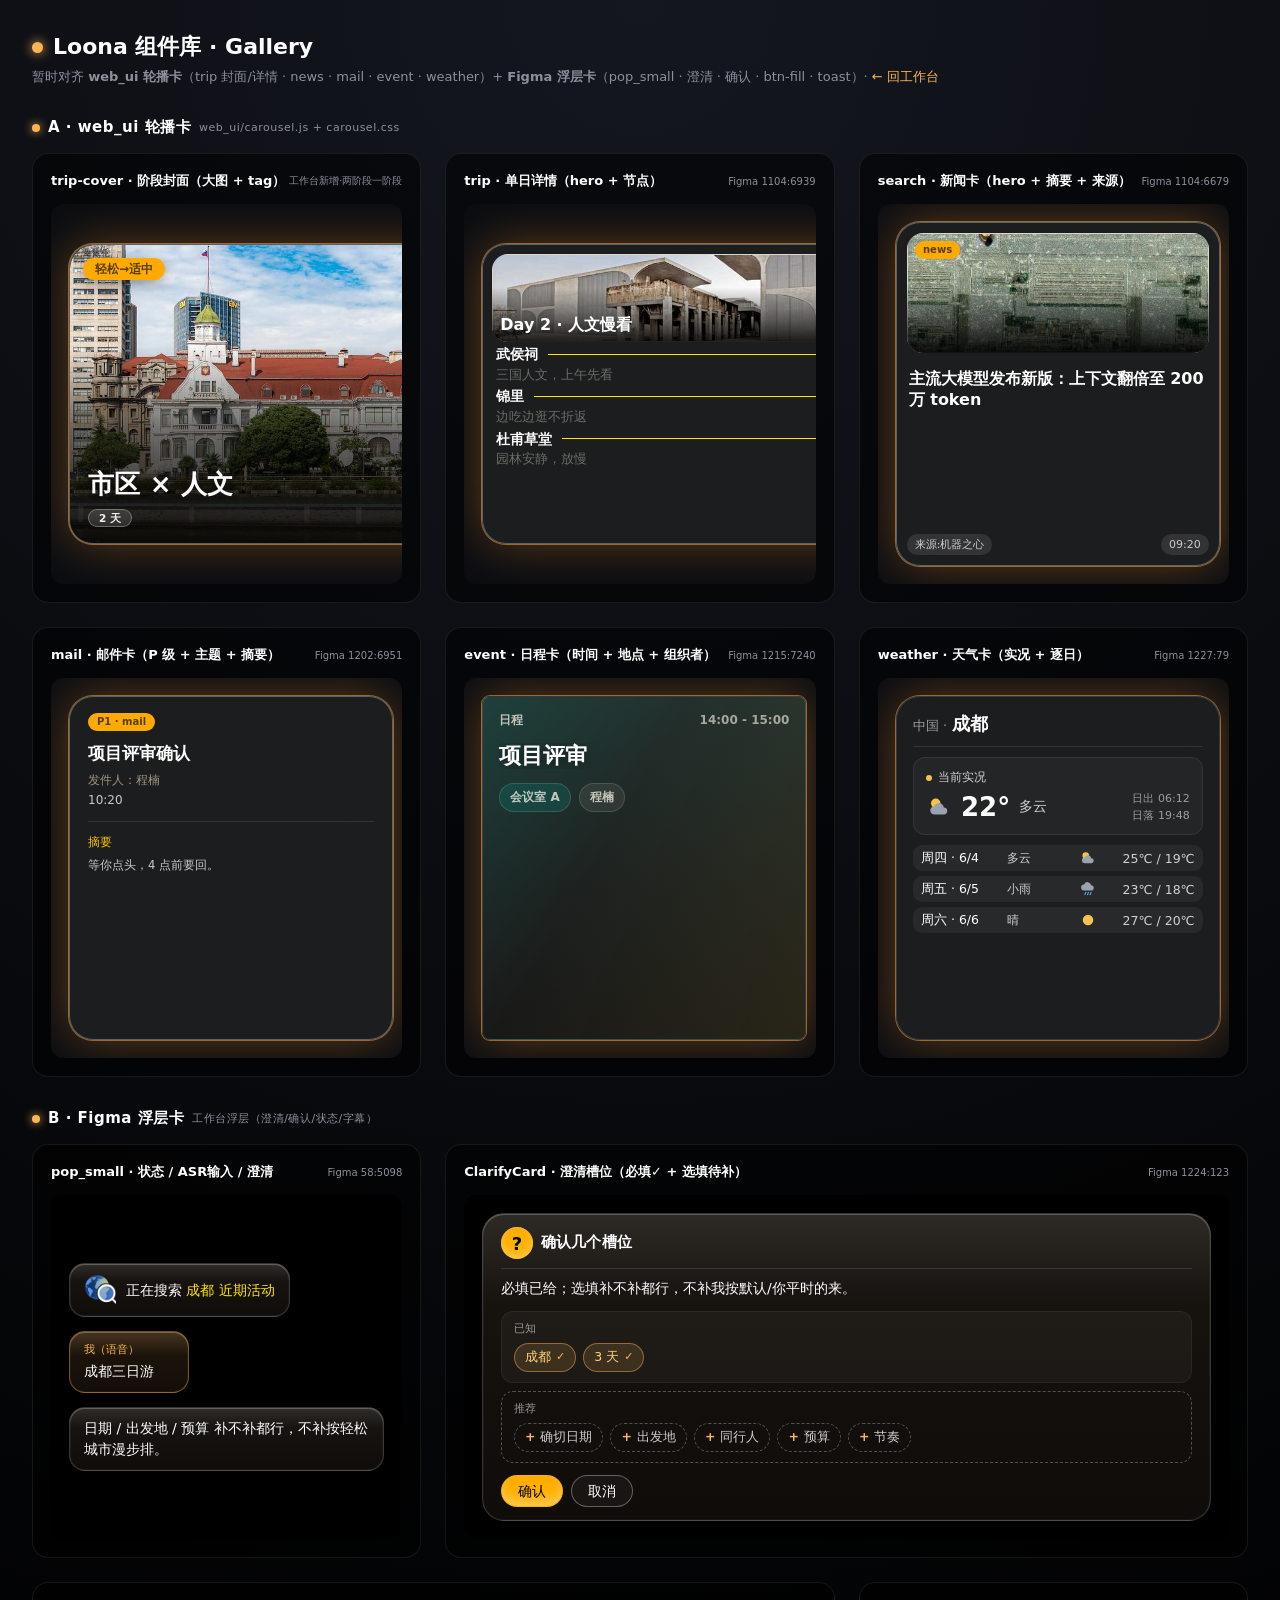
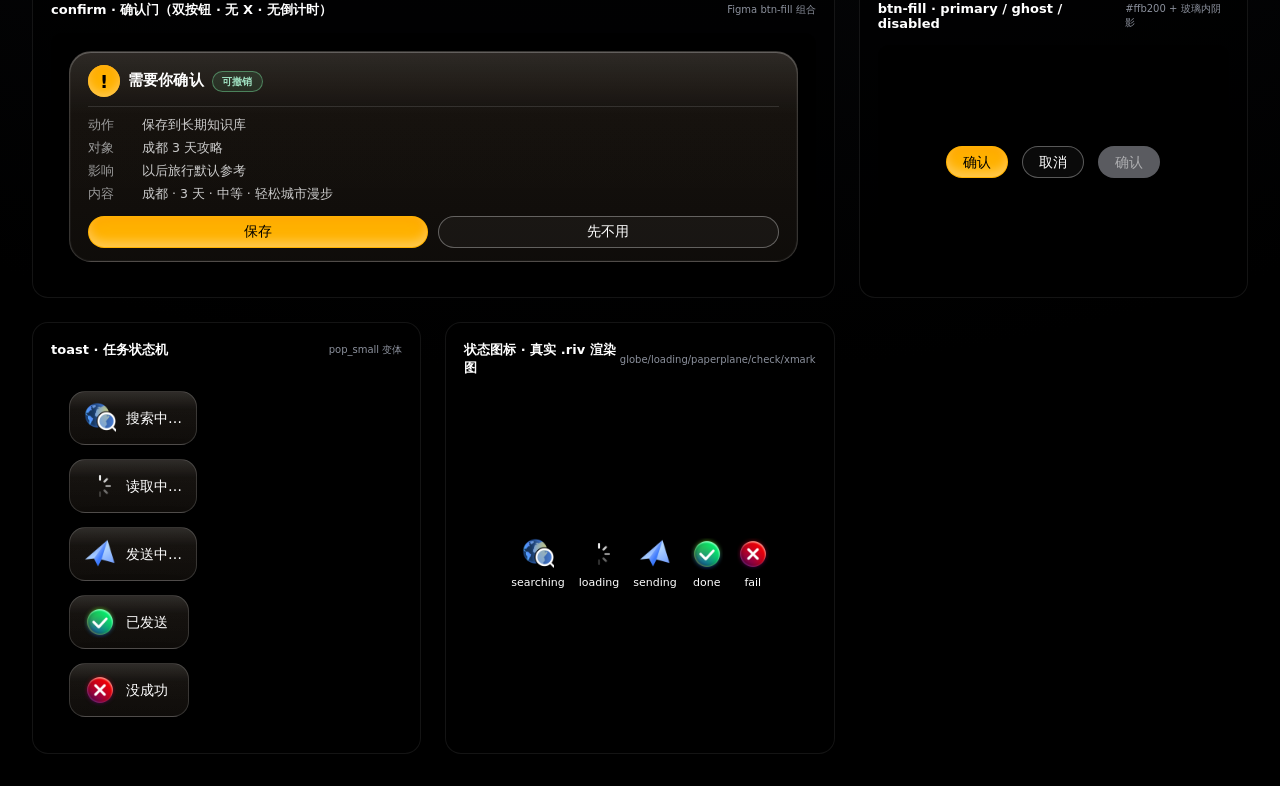
<file: gallery.html>
<!DOCTYPE html>
<html lang="zh-CN">
<head>
<meta charset="UTF-8">
<meta name="viewport" content="width=device-width, initial-scale=1">
<title>Loona 组件库 · Gallery（对齐 web_ui 卡片 + Figma 浮层卡）</title>
<link rel="stylesheet" href="css/loona.css">
<link rel="stylesheet" href="css/carousel.css">
<link rel="stylesheet" href="css/card-tokens.css">
<style>
  /* gallery 内把 web_ui 轮播卡当静态展示：去掉压暗缩放，原大原亮 */
  .gcell .carousel-panel{position:static;display:block;height:auto;overflow:visible;background:transparent;color:#f6f0e2}
  .gcell .carousel-panel .result-card{transform:none!important;filter:none!important;flex:0 0 auto}
  .gcell .carousel-panel .result-card.glow{box-shadow:0 0 0 1px rgba(255,180,84,.5),0 0 48px rgba(255,150,40,.35)}
  .sec-title{grid-column:1/-1;color:#fff;font-size:15px;font-weight:700;letter-spacing:.5px;margin:8px 0 -8px;display:flex;align-items:center;gap:8px}
  .sec-title .src{font-size:11px;color:var(--wb-text-dim);font-weight:400}
  .sec-title::before{content:"";width:8px;height:8px;border-radius:50%;background:var(--amber-2);box-shadow:0 0 10px var(--amber-2)}
</style>
</head>
<body>
<div class="gallery" id="gallery">
  <div class="gallery-head">
    <h1><span class="dot"></span>Loona 组件库 · Gallery</h1>
    <p>暂时对齐 <b>web_ui 轮播卡</b>（trip 封面/详情 · news · mail · event · weather）+ <b>Figma 浮层卡</b>（pop_small · 澄清 · 确认 · btn-fill · toast）·
       <a class="glink" href="index.html">← 回工作台</a></p>
  </div>
</div>

<script src="js/components.js"></script>
<script src="js/carousel.js"></script>
<script>
(function () {
  var UI = window.LoonaUI, el = UI.el;
  var build = window.CortexCarousel.buildCarouselCard;   // 真实 web_ui 卡 builder
  var root = document.getElementById('gallery');

  function secTitle(text, src) {
    var t = el('div', 'sec-title'); t.appendChild(el('span', null, text));
    if (src) t.appendChild(el('span', 'src', src));
    root.appendChild(t);
  }
  function cell(title, src, opts) {
    opts = opts || {};
    var c = el('div', 'gcell' + (opts.span2 ? ' span2' : ''));
    var t = el('div', 'gtitle'); t.appendChild(el('span', null, title)); t.appendChild(el('span', 'src', src || ''));
    c.appendChild(t);
    var stage = el('div', 'gstage');
    if (opts.bg) stage.style.background = opts.bg;
    if (opts.col) { stage.style.flexDirection = 'column'; stage.style.alignItems = opts.align || 'flex-start'; }
    c.appendChild(stage);
    root.appendChild(c);
    return stage;
  }
  // web_ui 卡：套 .carousel-panel 作用域（解析 web_ui token + 卡尺寸），加 .glow 高亮
  function webCard(title, src, item, span2) {
    var stage = cell(title, src, { bg: '#0b0d12', span2: span2 });
    var panel = el('div', 'carousel-panel');
    var card = build(item); card.classList.add('glow');
    panel.appendChild(card); stage.appendChild(panel);
  }

  /* ============ A 区 · web_ui 轮播卡 ============ */
  secTitle('A · web_ui 轮播卡', 'web_ui/carousel.js + carousel.css');

  // 旅行·阶段封面（一阶段·新 UI）
  webCard('trip-cover · 阶段封面（大图 + tag）', '工作台新增·两阶段一阶段', {
    item_idx: 1, kind: 'trip-cover', title: '市区 × 人文', photo: 'assets/travel/bund.jpg', tags: ['轻松→适中', '2 天']
  });
  // 旅行·单日详情（二阶段）
  webCard('trip · 单日详情（hero + 节点）', 'Figma 1104:6939', {
    item_idx: 1, kind: 'trip', title: 'Day 2 · 人文慢看', subtitle: 'normal', photo: 'assets/travel/westbund.jpg',
    nodes: [{ time: '上午', place: '武侯祠', note: '三国人文，上午先看' }, { time: '中午', place: '锦里', note: '边吃边逛不折返' }, { time: '下午', place: '杜甫草堂', note: '园林安静，放慢' }]
  });
  // 新闻
  webCard('search · 新闻卡（hero + 摘要 + 来源）', 'Figma 1104:6679', {
    item_idx: 1, kind: 'search', title: '主流大模型发布新版：上下文翻倍至 200 万 token',
    photo: 'assets/news/news_model.jpg', summary: '上下文从 100 万提升到 200 万 token，长文档基本能一次喂进去。',
    subtitle: '机器之心', meta: '09:20'
  });
  // 邮件
  webCard('mail · 邮件卡（P 级 + 主题 + 摘要）', 'Figma 1202:6951', {
    item_idx: 1, kind: 'mail', title: '项目评审确认', subtitle: '程楠', summary: '等你点头，4 点前要回。',
    priority: 'P1', meta: '10:20'
  });
  // 日程
  webCard('event · 日程卡（时间 + 地点 + 组织者）', 'Figma 1215:7240', {
    item_idx: 1, kind: 'event', title: '项目评审', meta: '14:00 - 15:00', location: '会议室 A', subtitle: '程楠'
  });
  // 天气
  webCard('weather · 天气卡（实况 + 逐日）', 'Figma 1227:79', {
    item_idx: 1, kind: 'weather', title: '成都',
    raw: { location: { name: '成都', country: '中国' }, current: { tempC: 22, condition: { text: 'Partly cloudy', code: 1003 } },
      forecast: { forecastday: [
        { date: '2026-06-04', day: { maxtempC: 25, mintempC: 19, condition: { code: 1003 } }, astro: { sunrise: '06:12 AM', sunset: '07:48 PM' } },
        { date: '2026-06-05', day: { maxtempC: 23, mintempC: 18, condition: { code: 1183 } } },
        { date: '2026-06-06', day: { maxtempC: 27, mintempC: 20, condition: { code: 1000 } } }
      ] } }
  });

  /* ============ B 区 · Figma 浮层卡（澄清/确认/状态，工作台浮层层用） ============ */
  secTitle('B · Figma 浮层卡', '工作台浮层（澄清/确认/状态/字幕）');

  // pop_small 三态
  var s = cell('pop_small · 状态 / ASR输入 / 澄清', 'Figma 58:5098', { col: true });
  s.appendChild(UI.popSmall({ role: 'status', state_visual: 'searching', html: '正在搜索 <span class="kw">成都 近期活动</span>' }));
  s.appendChild(UI.popSmall({ role: 'query', who: '我（语音）', text: '成都三日游' }));
  s.appendChild(UI.popSmall({ role: 'clarify', text: '日期 / 出发地 / 预算 补不补都行，不补按轻松城市漫步排。' }));

  // 澄清卡（槽位）
  var sc = cell('ClarifyCard · 澄清槽位（必填✓ + 选填待补）', 'Figma 1224:123', { span2: true });
  sc.appendChild(UI.clarifyCard({
    title: '确认几个槽位', question: '必填已给；选填补不补都行，不补我按默认/你平时的来。',
    slots: { required: [{ label: '目的地', value: '成都' }, { label: '周期', value: '3 天' }], optional: ['确切日期', '出发地', '同行人', '预算', '节奏'] },
    options: [{ label: '确认' }, { label: '取消' }]
  }));

  // 确认门
  var cc = cell('confirm · 确认门（双按钮 · 无 X · 无倒计时）', 'Figma btn-fill 组合', { span2: true });
  cc.appendChild(UI.confirmCard({
    action: '保存到长期知识库', target: '成都 3 天攻略', impact: '以后旅行默认参考',
    content_summary: '成都 · 3 天 · 中等 · 轻松城市漫步', reversible: true, confirm_label: '保存', cancel_label: '先不用'
  }, {}));

  // btn-fill
  var bf = cell('btn-fill · primary / ghost / disabled', '#ffb200 + 玻璃内阴影', {});
  bf.appendChild(UI.btnFill('确认', 'primary')); bf.appendChild(UI.btnFill('取消', 'ghost')); bf.appendChild(UI.btnFill('确认', 'disabled'));

  // toast 状态机
  var tt = cell('toast · 任务状态机', 'pop_small 变体', { col: true });
  [['searching', null], ['reading', null], ['sending', null], ['done', '已发送'], ['fail', '没成功']].forEach(function (x) {
    tt.appendChild(UI.toast({ state: x[0], text: x[1] }));
  });

  // 状态图标
  var iv = cell('状态图标 · 真实 .riv 渲染图', 'globe/loading/paperplane/check/xmark', {});
  ['searching', 'loading', 'sending', 'done', 'fail'].forEach(function (k) {
    var box = el('div'); box.style.cssText = 'display:flex;flex-direction:column;align-items:center;gap:6px;color:#fff;font-size:11px';
    box.appendChild(UI.statusVis(k)); box.appendChild(el('span', null, k)); iv.appendChild(box);
  });
})();
</script>
</body>
</html>
</file>
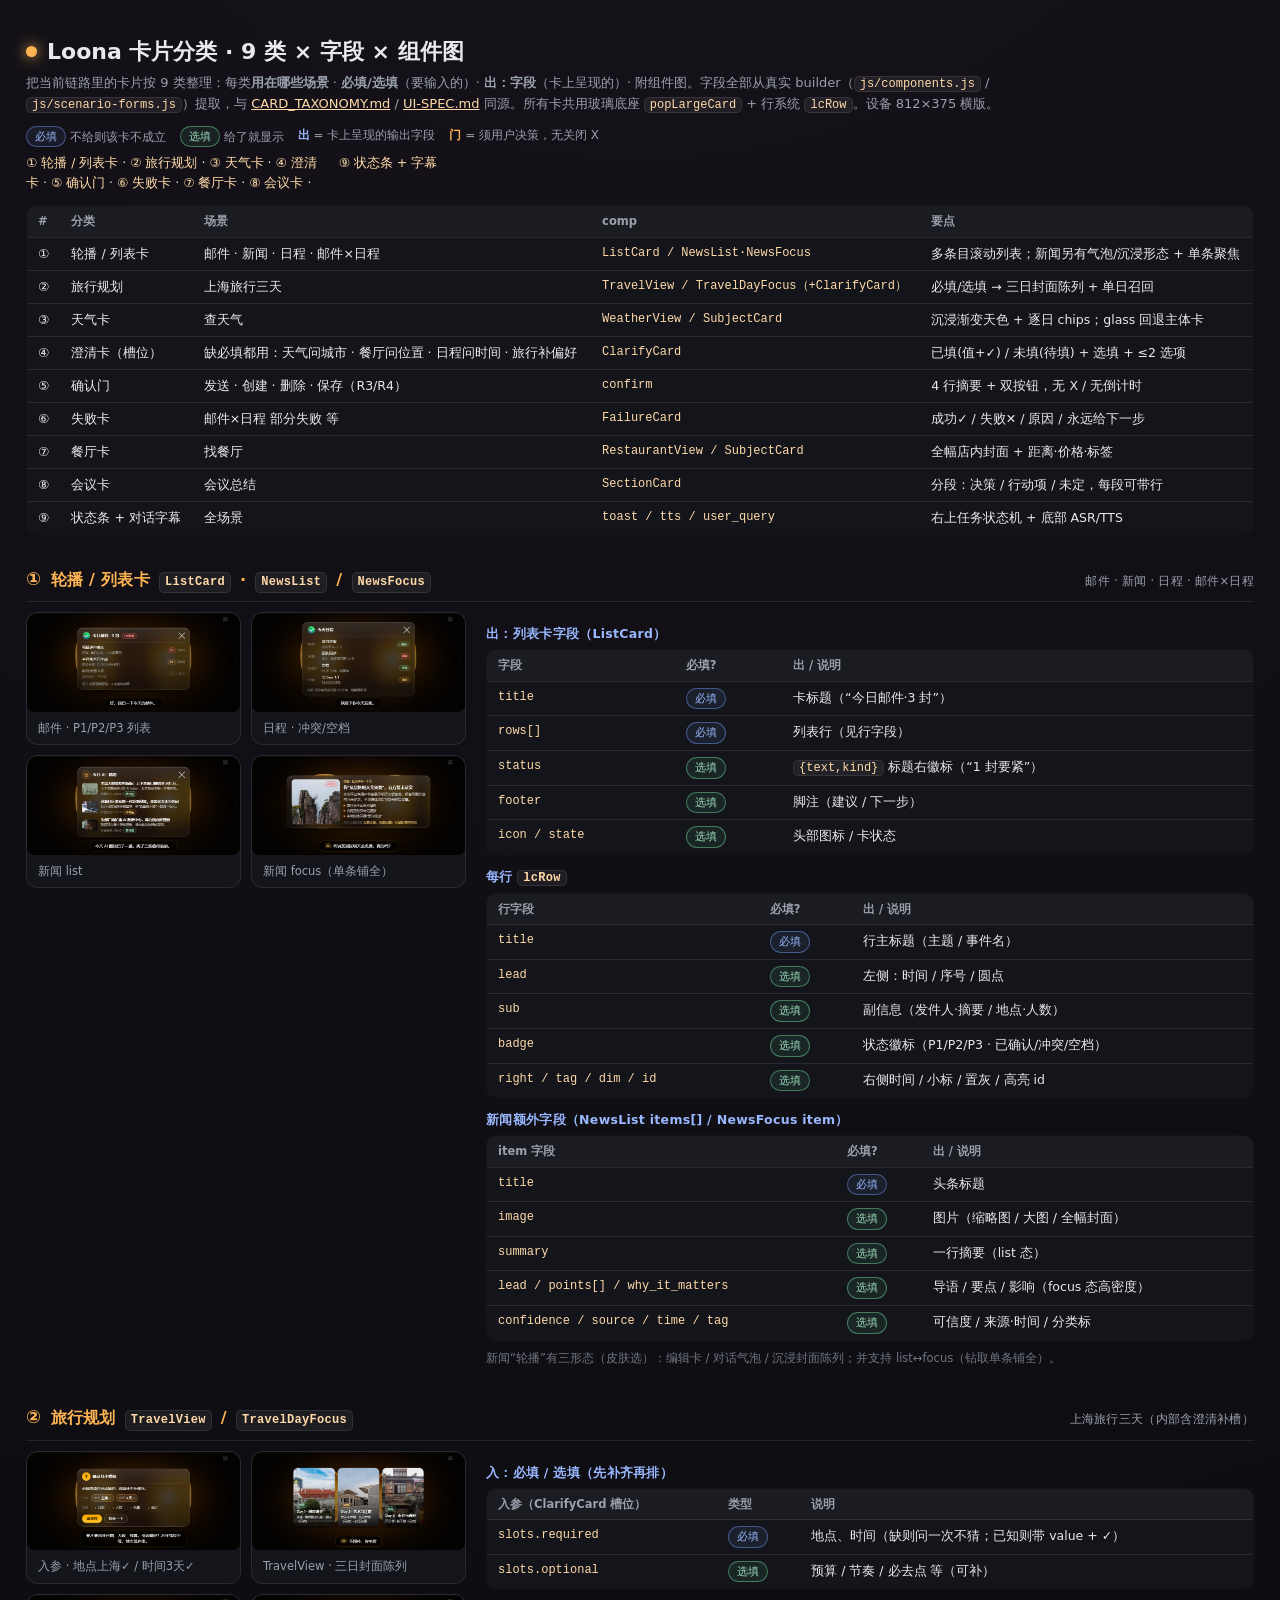
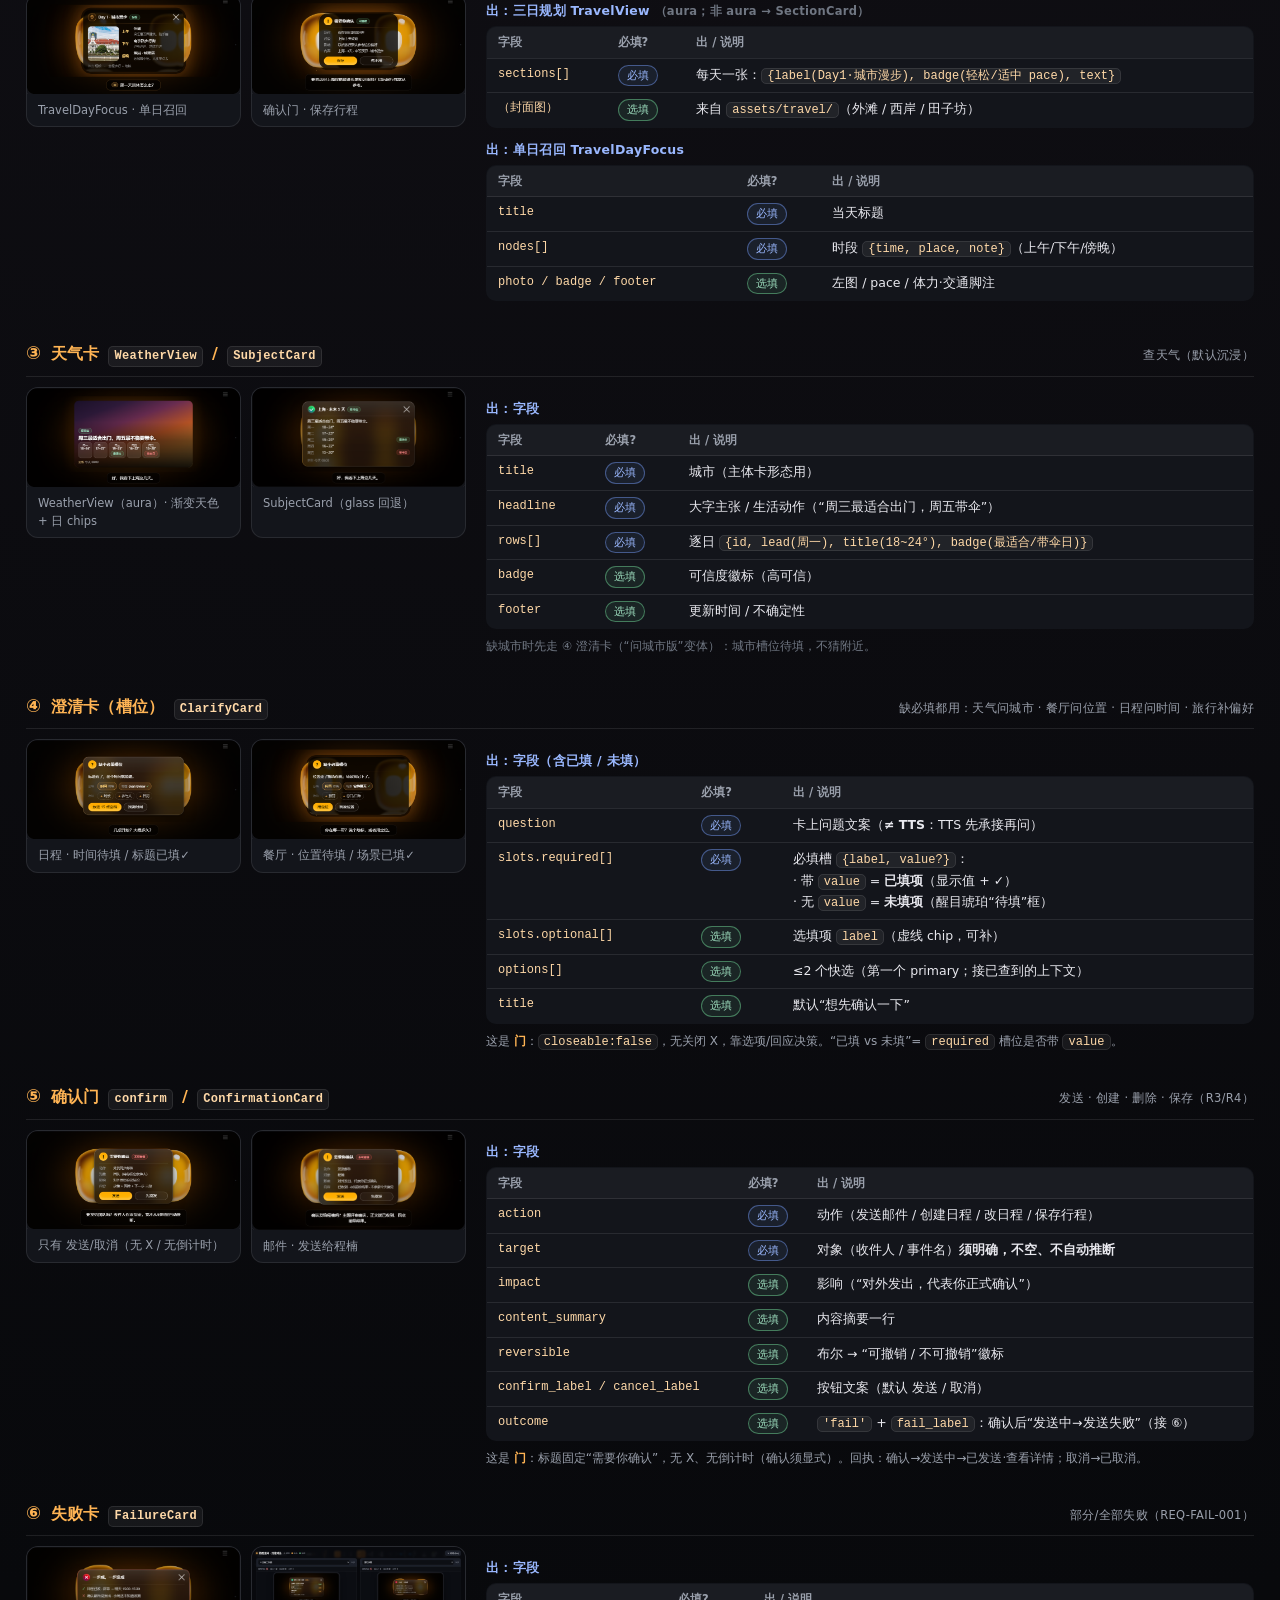
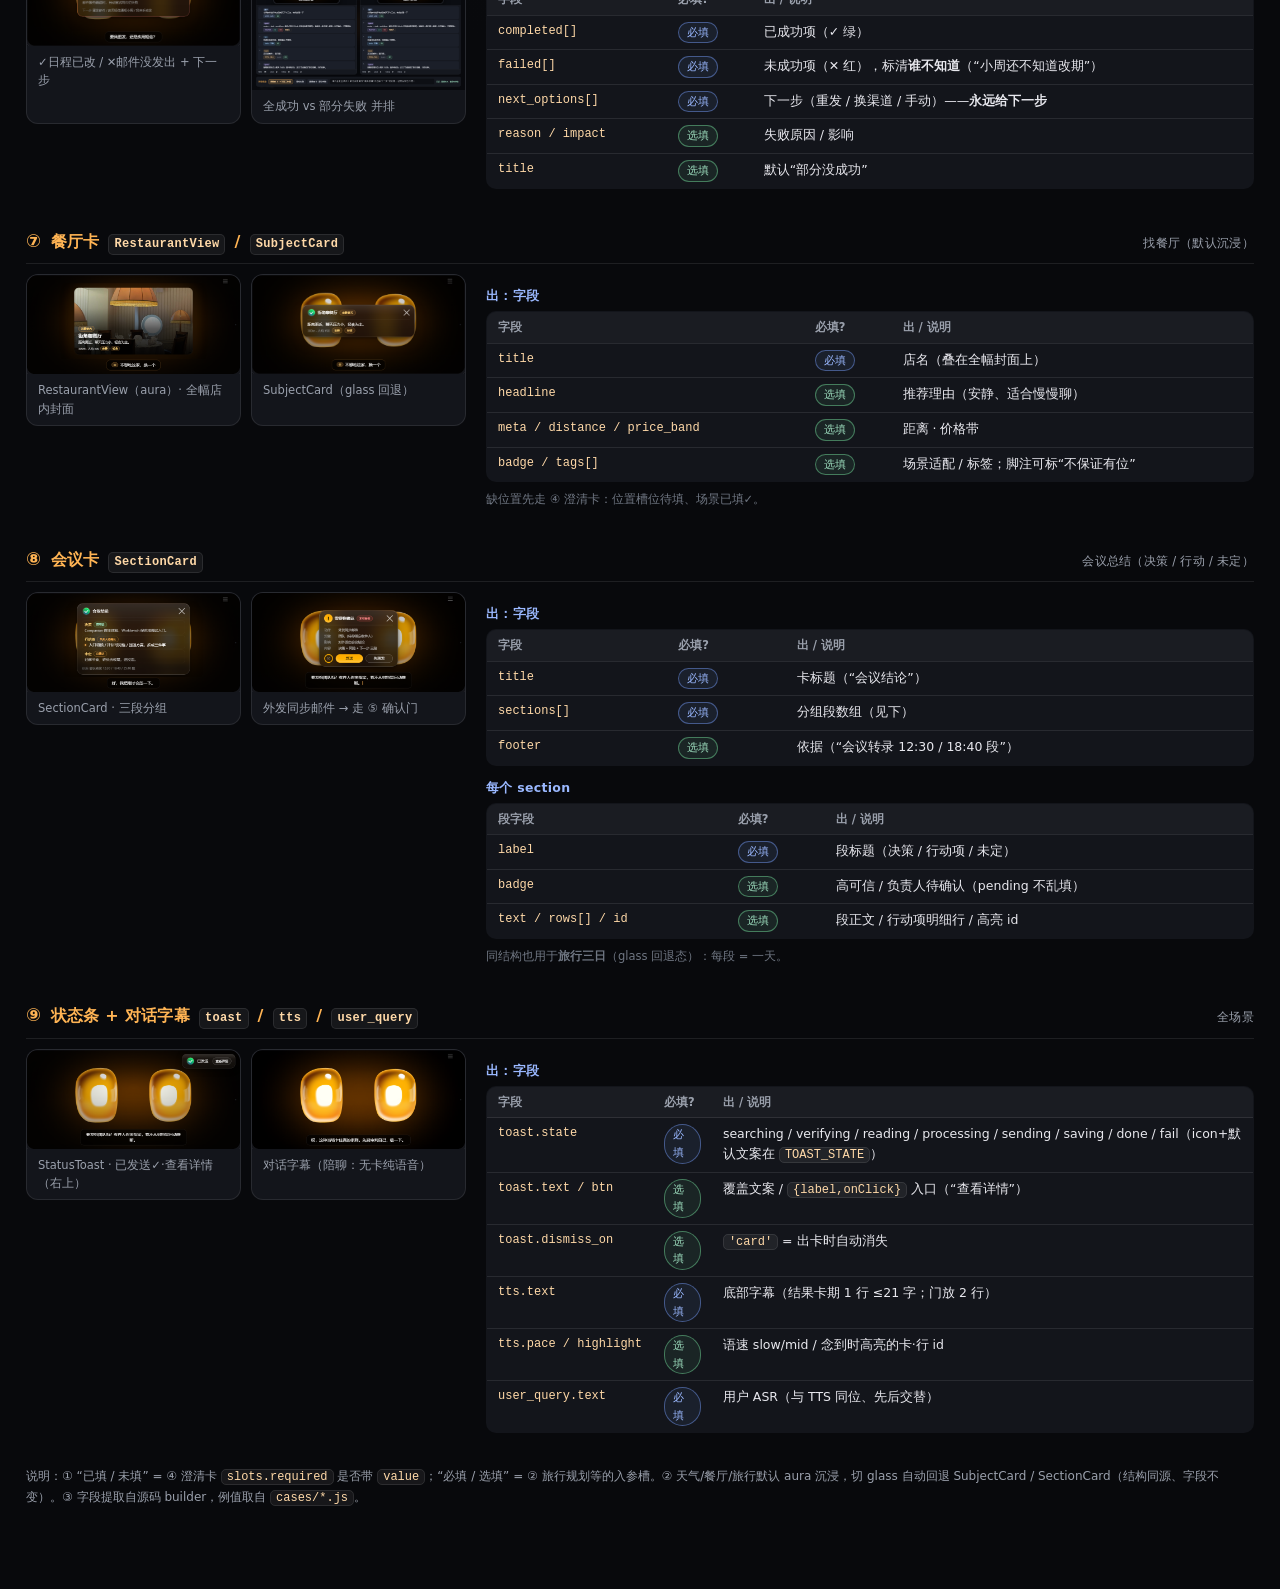
<file: _review/component-spec.html>
<!DOCTYPE html>
<html lang="zh-CN">
<head>
<meta charset="UTF-8">
<title>Loona 卡片分类 × 字段 × 组件图（9 类）</title>
<style>
  :root{ --bg:#08090c; --panel:#13151b; --panel2:#191c24; --line:rgba(255,255,255,.09); --t0:#e8e8ee; --t1:#9aa0ac; --t2:#6f7682; --amber:#ffb454; --req:#ff9c9c; --opt:#9fe0c0; --out:#9ab8ff; }
  *{box-sizing:border-box}
  body{margin:0;background:radial-gradient(circle at 50% -10%,#16131a,#08090c 70%);color:var(--t0);
    font:14px/1.6 -apple-system,"PingFang SC","Microsoft YaHei",system-ui,sans-serif;padding:34px 26px 90px}
  h1{font-size:22px;margin:0 0 4px;display:flex;align-items:center;gap:10px}
  h1 .dot{width:11px;height:11px;border-radius:50%;background:var(--amber);box-shadow:0 0 14px var(--amber)}
  .sub{color:var(--t1);margin:0 0 8px;font-size:13px;max-width:1040px}
  .legend{display:flex;gap:14px;flex-wrap:wrap;margin:10px 0 4px;font-size:12px;color:var(--t1)}
  .pill{display:inline-block;font-size:11px;border-radius:999px;padding:1px 8px;border:1px solid;vertical-align:1px}
  .pill.req{color:var(--req);border-color:rgba(255,90,90,.5);background:rgba(255,90,90,.1)}
  .pill.opt{color:var(--opt);border-color:rgba(120,230,160,.45);background:rgba(120,230,160,.08)}
  .pill.in{color:var(--out);border-color:rgba(120,160,255,.45);background:rgba(120,160,255,.08)}
  code{background:rgba(255,255,255,.06);border:1px solid var(--line);border-radius:5px;padding:0 5px;font-size:12px;color:#ffd9a8}
  h2{font-size:16px;margin:30px 0 10px;color:var(--amber);letter-spacing:.3px;border-bottom:1px solid var(--line);padding-bottom:8px;display:flex;align-items:baseline;gap:9px;flex-wrap:wrap}
  h2 .num{font-size:18px}
  h2 .scn{font-size:11.5px;color:var(--t1);font-weight:400;margin-left:auto}
  h4{font-size:12.5px;margin:12px 0 5px;color:var(--out);font-weight:700;letter-spacing:.3px}
  .cat{display:grid;grid-template-columns:minmax(290px,440px) 1fr;gap:20px;align-items:start}
  @media (max-width:900px){ .cat{grid-template-columns:1fr} }
  .shots{display:flex;flex-direction:column;gap:10px}
  .shots.multi{display:grid;grid-template-columns:1fr 1fr;gap:10px}
  figure{margin:0;background:var(--panel);border:1px solid var(--line);border-radius:12px;overflow:hidden}
  figure img{width:100%;display:block;background:#000}
  figcaption{padding:7px 11px;font-size:11.5px;color:var(--t1)}
  table{width:100%;border-collapse:collapse;font-size:12.5px;background:var(--panel);border:1px solid var(--line);border-radius:10px;overflow:hidden;margin-bottom:8px}
  th,td{padding:6px 11px;text-align:left;border-bottom:1px solid var(--line);vertical-align:top}
  th{color:var(--t1);font-weight:600;background:rgba(255,255,255,.03);font-size:11.5px}
  td.f{color:#ffd9a8;font-family:ui-monospace,Menlo,Consolas,monospace;font-size:12px;white-space:nowrap}
  tr:last-child td{border-bottom:none}
  .note{color:var(--t1);font-size:12px;margin:8px 0 0}
  .gp{color:var(--t2);font-size:11.5px;margin:2px 0 6px}
  .gate{color:var(--amber);font-weight:600}
  .toc{columns:3;column-gap:18px;font-size:12.5px;margin:6px 0 12px;max-width:920px}
  @media (max-width:700px){ .toc{columns:1} }
  .toc a{color:#ffd9a8;text-decoration:none}
  table.summary td.f{white-space:nowrap}
</style>
</head>
<body>
  <h1><span class="dot"></span>Loona 卡片分类 · 9 类 × 字段 × 组件图</h1>
  <p class="sub">把当前链路里的卡片按 9 类整理：每类<b>用在哪些场景</b> · <b>必填/选填</b>（要输入的）· <b>出：字段</b>（卡上呈现的）· 附组件图。字段全部从真实 builder（<code>js/components.js</code> / <code>js/scenario-forms.js</code>）提取，与 <a href="../CARD_TAXONOMY.md" style="color:#ffd9a8">CARD_TAXONOMY.md</a> / <a href="../UI-SPEC.md" style="color:#ffd9a8">UI-SPEC.md</a> 同源。所有卡共用玻璃底座 <code>popLargeCard</code> + 行系统 <code>lcRow</code>。设备 812×375 横版。</p>
  <div class="legend">
    <span><span class="pill in">必填</span> 不给则该卡不成立</span>
    <span><span class="pill opt">选填</span> 给了就显示</span>
    <span><b style="color:var(--out)">出</b> = 卡上呈现的输出字段</span>
    <span><b class="gate">门</b> = 须用户决策，无关闭 X</span>
  </div>
  <div class="toc">
    <a href="#c1">① 轮播 / 列表卡</a> · <a href="#c2">② 旅行规划</a> · <a href="#c3">③ 天气卡</a> ·
    <a href="#c4">④ 澄清卡</a> · <a href="#c5">⑤ 确认门</a> · <a href="#c6">⑥ 失败卡</a> ·
    <a href="#c7">⑦ 餐厅卡</a> · <a href="#c8">⑧ 会议卡</a> · <a href="#c9">⑨ 状态条 + 字幕</a>
  </div>

  <table class="summary">
    <tr><th>#</th><th>分类</th><th>场景</th><th>comp</th><th>要点</th></tr>
    <tr><td>①</td><td>轮播 / 列表卡</td><td>邮件 · 新闻 · 日程 · 邮件×日程</td><td class="f">ListCard / NewsList·NewsFocus</td><td>多条目滚动列表；新闻另有气泡/沉浸形态 + 单条聚焦</td></tr>
    <tr><td>②</td><td>旅行规划</td><td>上海旅行三天</td><td class="f">TravelView / TravelDayFocus（+ClarifyCard）</td><td>必填/选填 → 三日封面陈列 + 单日召回</td></tr>
    <tr><td>③</td><td>天气卡</td><td>查天气</td><td class="f">WeatherView / SubjectCard</td><td>沉浸渐变天色 + 逐日 chips；glass 回退主体卡</td></tr>
    <tr><td>④</td><td>澄清卡（槽位）</td><td>缺必填都用：天气问城市 · 餐厅问位置 · 日程问时间 · 旅行补偏好</td><td class="f">ClarifyCard</td><td>已填(值+✓) / 未填(待填) + 选填 + ≤2 选项</td></tr>
    <tr><td>⑤</td><td>确认门</td><td>发送 · 创建 · 删除 · 保存（R3/R4）</td><td class="f">confirm</td><td>4 行摘要 + 双按钮，无 X / 无倒计时</td></tr>
    <tr><td>⑥</td><td>失败卡</td><td>邮件×日程 部分失败 等</td><td class="f">FailureCard</td><td>成功✓ / 失败✕ / 原因 / 永远给下一步</td></tr>
    <tr><td>⑦</td><td>餐厅卡</td><td>找餐厅</td><td class="f">RestaurantView / SubjectCard</td><td>全幅店内封面 + 距离·价格·标签</td></tr>
    <tr><td>⑧</td><td>会议卡</td><td>会议总结</td><td class="f">SectionCard</td><td>分段：决策 / 行动项 / 未定，每段可带行</td></tr>
    <tr><td>⑨</td><td>状态条 + 对话字幕</td><td>全场景</td><td class="f">toast / tts / user_query</td><td>右上任务状态机 + 底部 ASR/TTS</td></tr>
  </table>

  <!-- ① 轮播 / 列表卡 -->
  <h2 id="c1"><span class="num">①</span> 轮播 / 列表卡 <code>ListCard</code> · <code>NewsList</code>/<code>NewsFocus</code><span class="scn">邮件 · 新闻 · 日程 · 邮件×日程</span></h2>
  <div class="cat">
    <div class="shots multi">
      <figure><img src="_audit/final_email.png"><figcaption>邮件 · P1/P2/P3 列表</figcaption></figure>
      <figure><img src="_audit/final_calendar.png"><figcaption>日程 · 冲突/空档</figcaption></figure>
      <figure><img src="_audit/final_news_card.png"><figcaption>新闻 list</figcaption></figure>
      <figure><img src="_audit/final_news_focus.png"><figcaption>新闻 focus（单条铺全）</figcaption></figure>
    </div>
    <div>
      <h4>出：列表卡字段（ListCard）</h4>
      <table>
        <tr><th>字段</th><th>必填?</th><th>出 / 说明</th></tr>
        <tr><td class="f">title</td><td><span class="pill in">必填</span></td><td>卡标题（“今日邮件·3 封”）</td></tr>
        <tr><td class="f">rows[]</td><td><span class="pill in">必填</span></td><td>列表行（见行字段）</td></tr>
        <tr><td class="f">status</td><td><span class="pill opt">选填</span></td><td><code>{text,kind}</code> 标题右徽标（“1 封要紧”）</td></tr>
        <tr><td class="f">footer</td><td><span class="pill opt">选填</span></td><td>脚注（建议 / 下一步）</td></tr>
        <tr><td class="f">icon / state</td><td><span class="pill opt">选填</span></td><td>头部图标 / 卡状态</td></tr>
      </table>
      <h4>每行 <code>lcRow</code></h4>
      <table>
        <tr><th>行字段</th><th>必填?</th><th>出 / 说明</th></tr>
        <tr><td class="f">title</td><td><span class="pill in">必填</span></td><td>行主标题（主题 / 事件名）</td></tr>
        <tr><td class="f">lead</td><td><span class="pill opt">选填</span></td><td>左侧：时间 / 序号 / 圆点</td></tr>
        <tr><td class="f">sub</td><td><span class="pill opt">选填</span></td><td>副信息（发件人·摘要 / 地点·人数）</td></tr>
        <tr><td class="f">badge</td><td><span class="pill opt">选填</span></td><td>状态徽标（P1/P2/P3 · 已确认/冲突/空档）</td></tr>
        <tr><td class="f">right / tag / dim / id</td><td><span class="pill opt">选填</span></td><td>右侧时间 / 小标 / 置灰 / 高亮 id</td></tr>
      </table>
      <h4>新闻额外字段（NewsList items[] / NewsFocus item）</h4>
      <table>
        <tr><th>item 字段</th><th>必填?</th><th>出 / 说明</th></tr>
        <tr><td class="f">title</td><td><span class="pill in">必填</span></td><td>头条标题</td></tr>
        <tr><td class="f">image</td><td><span class="pill opt">选填</span></td><td>图片（缩略图 / 大图 / 全幅封面）</td></tr>
        <tr><td class="f">summary</td><td><span class="pill opt">选填</span></td><td>一行摘要（list 态）</td></tr>
        <tr><td class="f">lead / points[] / why_it_matters</td><td><span class="pill opt">选填</span></td><td>导语 / 要点 / 影响（focus 态高密度）</td></tr>
        <tr><td class="f">confidence / source / time / tag</td><td><span class="pill opt">选填</span></td><td>可信度 / 来源·时间 / 分类标</td></tr>
      </table>
      <p class="gp">新闻“轮播”有三形态（皮肤选）：编辑卡 / 对话气泡 / 沉浸封面陈列；并支持 list↔focus（钻取单条铺全）。</p>
    </div>
  </div>

  <!-- ② 旅行规划 -->
  <h2 id="c2"><span class="num">②</span> 旅行规划 <code>TravelView</code> / <code>TravelDayFocus</code><span class="scn">上海旅行三天（内部含澄清补槽）</span></h2>
  <div class="cat">
    <div class="shots multi">
      <figure><img src="_audit/final_travel_clarify.png"><figcaption>入参 · 地点上海✓ / 时间3天✓</figcaption></figure>
      <figure><img src="_audit/final_travel_imm.png"><figcaption>TravelView · 三日封面陈列</figcaption></figure>
      <figure><img src="_audit/tv_day_focus.png"><figcaption>TravelDayFocus · 单日召回</figcaption></figure>
      <figure><img src="_audit/final_travel_confirm.png"><figcaption>确认门 · 保存行程</figcaption></figure>
    </div>
    <div>
      <h4>入：必填 / 选填（先补齐再排）</h4>
      <table>
        <tr><th>入参（ClarifyCard 槽位）</th><th>类型</th><th>说明</th></tr>
        <tr><td class="f">slots.required</td><td><span class="pill in">必填</span></td><td>地点、时间（缺则问一次不猜；已知则带 value + ✓）</td></tr>
        <tr><td class="f">slots.optional</td><td><span class="pill opt">选填</span></td><td>预算 / 节奏 / 必去点 等（可补）</td></tr>
      </table>
      <h4>出：三日规划 TravelView <span class="gp">（aura；非 aura → SectionCard）</span></h4>
      <table>
        <tr><th>字段</th><th>必填?</th><th>出 / 说明</th></tr>
        <tr><td class="f">sections[]</td><td><span class="pill in">必填</span></td><td>每天一张：<code>{label(Day1·城市漫步), badge(轻松/适中 pace), text}</code></td></tr>
        <tr><td class="f">（封面图）</td><td><span class="pill opt">选填</span></td><td>来自 <code>assets/travel/</code>（外滩 / 西岸 / 田子坊）</td></tr>
      </table>
      <h4>出：单日召回 TravelDayFocus</h4>
      <table>
        <tr><th>字段</th><th>必填?</th><th>出 / 说明</th></tr>
        <tr><td class="f">title</td><td><span class="pill in">必填</span></td><td>当天标题</td></tr>
        <tr><td class="f">nodes[]</td><td><span class="pill in">必填</span></td><td>时段 <code>{time, place, note}</code>（上午/下午/傍晚）</td></tr>
        <tr><td class="f">photo / badge / footer</td><td><span class="pill opt">选填</span></td><td>左图 / pace / 体力·交通脚注</td></tr>
      </table>
    </div>
  </div>

  <!-- ③ 天气卡 -->
  <h2 id="c3"><span class="num">③</span> 天气卡 <code>WeatherView</code> / <code>SubjectCard</code><span class="scn">查天气（默认沉浸）</span></h2>
  <div class="cat">
    <div class="shots multi">
      <figure><img src="_audit/final_weather.png"><figcaption>WeatherView（aura）· 渐变天色 + 日 chips</figcaption></figure>
      <figure><img src="_audit/cs_subject_weather.png"><figcaption>SubjectCard（glass 回退）</figcaption></figure>
    </div>
    <div>
      <h4>出：字段</h4>
      <table>
        <tr><th>字段</th><th>必填?</th><th>出 / 说明</th></tr>
        <tr><td class="f">title</td><td><span class="pill in">必填</span></td><td>城市（主体卡形态用）</td></tr>
        <tr><td class="f">headline</td><td><span class="pill in">必填</span></td><td>大字主张 / 生活动作（“周三最适合出门，周五带伞”）</td></tr>
        <tr><td class="f">rows[]</td><td><span class="pill in">必填</span></td><td>逐日 <code>{id, lead(周一), title(18~24°), badge(最适合/带伞日)}</code></td></tr>
        <tr><td class="f">badge</td><td><span class="pill opt">选填</span></td><td>可信度徽标（高可信）</td></tr>
        <tr><td class="f">footer</td><td><span class="pill opt">选填</span></td><td>更新时间 / 不确定性</td></tr>
      </table>
      <p class="gp">缺城市时先走 ④ 澄清卡（“问城市版”变体）：城市槽位待填，不猜附近。</p>
    </div>
  </div>

  <!-- ④ 澄清卡 -->
  <h2 id="c4"><span class="num">④</span> 澄清卡（槽位）<code>ClarifyCard</code><span class="scn">缺必填都用：天气问城市 · 餐厅问位置 · 日程问时间 · 旅行补偏好</span></h2>
  <div class="cat">
    <div class="shots multi">
      <figure><img src="_audit/cal_slot_clarify.png"><figcaption>日程 · 时间待填 / 标题已填✓</figcaption></figure>
      <figure><img src="_audit/rst_slot_clarify.png"><figcaption>餐厅 · 位置待填 / 场景已填✓</figcaption></figure>
    </div>
    <div>
      <h4>出：字段（含已填 / 未填）</h4>
      <table>
        <tr><th>字段</th><th>必填?</th><th>出 / 说明</th></tr>
        <tr><td class="f">question</td><td><span class="pill in">必填</span></td><td>卡上问题文案（<b>≠ TTS</b>：TTS 先承接再问）</td></tr>
        <tr><td class="f">slots.required[]</td><td><span class="pill in">必填</span></td><td>必填槽 <code>{label, value?}</code>：<br>· 带 <code>value</code> = <b>已填项</b>（显示值 + ✓）<br>· 无 <code>value</code> = <b>未填项</b>（醒目琥珀“待填”框）</td></tr>
        <tr><td class="f">slots.optional[]</td><td><span class="pill opt">选填</span></td><td>选填项 <code>label</code>（虚线 chip，可补）</td></tr>
        <tr><td class="f">options[]</td><td><span class="pill opt">选填</span></td><td>≤2 个快选（第一个 primary；接已查到的上下文）</td></tr>
        <tr><td class="f">title</td><td><span class="pill opt">选填</span></td><td>默认“想先确认一下”</td></tr>
      </table>
      <p class="note">这是 <b class="gate">门</b>：<code>closeable:false</code>，无关闭 X，靠选项/回应决策。“已填 vs 未填”= <code>required</code> 槽位是否带 <code>value</code>。</p>
    </div>
  </div>

  <!-- ⑤ 确认门 -->
  <h2 id="c5"><span class="num">⑤</span> 确认门 <code>confirm</code> / <code>ConfirmationCard</code><span class="scn">发送 · 创建 · 删除 · 保存（R3/R4）</span></h2>
  <div class="cat">
    <div class="shots multi">
      <figure><img src="_audit/fix_confirm_card.png"><figcaption>只有 发送/取消（无 X / 无倒计时）</figcaption></figure>
      <figure><img src="_audit/cs_confirm_email.png"><figcaption>邮件 · 发送给程楠</figcaption></figure>
    </div>
    <div>
      <h4>出：字段</h4>
      <table>
        <tr><th>字段</th><th>必填?</th><th>出 / 说明</th></tr>
        <tr><td class="f">action</td><td><span class="pill in">必填</span></td><td>动作（发送邮件 / 创建日程 / 改日程 / 保存行程）</td></tr>
        <tr><td class="f">target</td><td><span class="pill in">必填</span></td><td>对象（收件人 / 事件名）<b>须明确，不空、不自动推断</b></td></tr>
        <tr><td class="f">impact</td><td><span class="pill opt">选填</span></td><td>影响（“对外发出，代表你正式确认”）</td></tr>
        <tr><td class="f">content_summary</td><td><span class="pill opt">选填</span></td><td>内容摘要一行</td></tr>
        <tr><td class="f">reversible</td><td><span class="pill opt">选填</span></td><td>布尔 → “可撤销 / 不可撤销”徽标</td></tr>
        <tr><td class="f">confirm_label / cancel_label</td><td><span class="pill opt">选填</span></td><td>按钮文案（默认 发送 / 取消）</td></tr>
        <tr><td class="f">outcome</td><td><span class="pill opt">选填</span></td><td><code>'fail'</code> + <code>fail_label</code>：确认后“发送中→发送失败”（接 ⑥）</td></tr>
      </table>
      <p class="note">这是 <b class="gate">门</b>：标题固定“需要你确认”，无 X、无倒计时（确认须显式）。回执：确认→发送中→已发送·查看详情；取消→已取消。</p>
    </div>
  </div>

  <!-- ⑥ 失败卡 -->
  <h2 id="c6"><span class="num">⑥</span> 失败卡 <code>FailureCard</code><span class="scn">部分/全部失败（REQ-FAIL-001）</span></h2>
  <div class="cat">
    <div class="shots multi">
      <figure><img src="_audit/fix_fail_card.png"><figcaption>✓日程已改 / ✕邮件没发出 + 下一步</figcaption></figure>
      <figure><img src="_audit/fix_fail_compare.png"><figcaption>全成功 vs 部分失败 并排</figcaption></figure>
    </div>
    <div>
      <h4>出：字段</h4>
      <table>
        <tr><th>字段</th><th>必填?</th><th>出 / 说明</th></tr>
        <tr><td class="f">completed[]</td><td><span class="pill in">必填</span></td><td>已成功项（✓ 绿）</td></tr>
        <tr><td class="f">failed[]</td><td><span class="pill in">必填</span></td><td>未成功项（✕ 红），标清<b>谁不知道</b>（“小周还不知道改期”）</td></tr>
        <tr><td class="f">next_options[]</td><td><span class="pill in">必填</span></td><td>下一步（重发 / 换渠道 / 手动）——<b>永远给下一步</b></td></tr>
        <tr><td class="f">reason / impact</td><td><span class="pill opt">选填</span></td><td>失败原因 / 影响</td></tr>
        <tr><td class="f">title</td><td><span class="pill opt">选填</span></td><td>默认“部分没成功”</td></tr>
      </table>
    </div>
  </div>

  <!-- ⑦ 餐厅卡 -->
  <h2 id="c7"><span class="num">⑦</span> 餐厅卡 <code>RestaurantView</code> / <code>SubjectCard</code><span class="scn">找餐厅（默认沉浸）</span></h2>
  <div class="cat">
    <div class="shots multi">
      <figure><img src="_audit/final_restaurant.png"><figcaption>RestaurantView（aura）· 全幅店内封面</figcaption></figure>
      <figure><img src="_audit/cs_subject_restaurant.png"><figcaption>SubjectCard（glass 回退）</figcaption></figure>
    </div>
    <div>
      <h4>出：字段</h4>
      <table>
        <tr><th>字段</th><th>必填?</th><th>出 / 说明</th></tr>
        <tr><td class="f">title</td><td><span class="pill in">必填</span></td><td>店名（叠在全幅封面上）</td></tr>
        <tr><td class="f">headline</td><td><span class="pill opt">选填</span></td><td>推荐理由（安静、适合慢慢聊）</td></tr>
        <tr><td class="f">meta / distance / price_band</td><td><span class="pill opt">选填</span></td><td>距离 · 价格带</td></tr>
        <tr><td class="f">badge / tags[]</td><td><span class="pill opt">选填</span></td><td>场景适配 / 标签；脚注可标“不保证有位”</td></tr>
      </table>
      <p class="gp">缺位置先走 ④ 澄清卡：位置槽位待填、场景已填✓。</p>
    </div>
  </div>

  <!-- ⑧ 会议卡 -->
  <h2 id="c8"><span class="num">⑧</span> 会议卡 <code>SectionCard</code><span class="scn">会议总结（决策 / 行动 / 未定）</span></h2>
  <div class="cat">
    <div class="shots multi">
      <figure><img src="_audit/final_meeting.png"><figcaption>SectionCard · 三段分组</figcaption></figure>
      <figure><img src="_audit/b_meeting_confirm.png"><figcaption>外发同步邮件 → 走 ⑤ 确认门</figcaption></figure>
    </div>
    <div>
      <h4>出：字段</h4>
      <table>
        <tr><th>字段</th><th>必填?</th><th>出 / 说明</th></tr>
        <tr><td class="f">title</td><td><span class="pill in">必填</span></td><td>卡标题（“会议结论”）</td></tr>
        <tr><td class="f">sections[]</td><td><span class="pill in">必填</span></td><td>分组段数组（见下）</td></tr>
        <tr><td class="f">footer</td><td><span class="pill opt">选填</span></td><td>依据（“会议转录 12:30 / 18:40 段”）</td></tr>
      </table>
      <h4>每个 section</h4>
      <table>
        <tr><th>段字段</th><th>必填?</th><th>出 / 说明</th></tr>
        <tr><td class="f">label</td><td><span class="pill in">必填</span></td><td>段标题（决策 / 行动项 / 未定）</td></tr>
        <tr><td class="f">badge</td><td><span class="pill opt">选填</span></td><td>高可信 / 负责人待确认（pending 不乱填）</td></tr>
        <tr><td class="f">text / rows[] / id</td><td><span class="pill opt">选填</span></td><td>段正文 / 行动项明细行 / 高亮 id</td></tr>
      </table>
      <p class="gp">同结构也用于<b>旅行三日</b>（glass 回退态）：每段 = 一天。</p>
    </div>
  </div>

  <!-- ⑨ 状态条 + 字幕 -->
  <h2 id="c9"><span class="num">⑨</span> 状态条 + 对话字幕 <code>toast</code> / <code>tts</code> / <code>user_query</code><span class="scn">全场景</span></h2>
  <div class="cat">
    <div class="shots multi">
      <figure><img src="_audit/fix_sent_toast.png"><figcaption>StatusToast · 已发送✓·查看详情（右上）</figcaption></figure>
      <figure><img src="_audit/final_companion.png"><figcaption>对话字幕（陪聊：无卡纯语音）</figcaption></figure>
    </div>
    <div>
      <h4>出：字段</h4>
      <table>
        <tr><th>字段</th><th>必填?</th><th>出 / 说明</th></tr>
        <tr><td class="f">toast.state</td><td><span class="pill in">必填</span></td><td>searching / verifying / reading / processing / sending / saving / done / fail（icon+默认文案在 <code>TOAST_STATE</code>）</td></tr>
        <tr><td class="f">toast.text / btn</td><td><span class="pill opt">选填</span></td><td>覆盖文案 / <code>{label,onClick}</code> 入口（“查看详情”）</td></tr>
        <tr><td class="f">toast.dismiss_on</td><td><span class="pill opt">选填</span></td><td><code>'card'</code> = 出卡时自动消失</td></tr>
        <tr><td class="f">tts.text</td><td><span class="pill in">必填</span></td><td>底部字幕（结果卡期 1 行 ≤21 字；门放 2 行）</td></tr>
        <tr><td class="f">tts.pace / highlight</td><td><span class="pill opt">选填</span></td><td>语速 slow/mid / 念到时高亮的卡·行 id</td></tr>
        <tr><td class="f">user_query.text</td><td><span class="pill in">必填</span></td><td>用户 ASR（与 TTS 同位、先后交替）</td></tr>
      </table>
    </div>
  </div>

  <p class="note" style="margin-top:26px">说明：① “已填 / 未填” = ④ 澄清卡 <code>slots.required</code> 是否带 <code>value</code>；“必填 / 选填” = ② 旅行规划等的入参槽。② 天气/餐厅/旅行默认 aura 沉浸，切 glass 自动回退 SubjectCard / SectionCard（结构同源、字段不变）。③ 字段提取自源码 builder，例值取自 <code>cases/*.js</code>。</p>
</body>
</html>
</file>
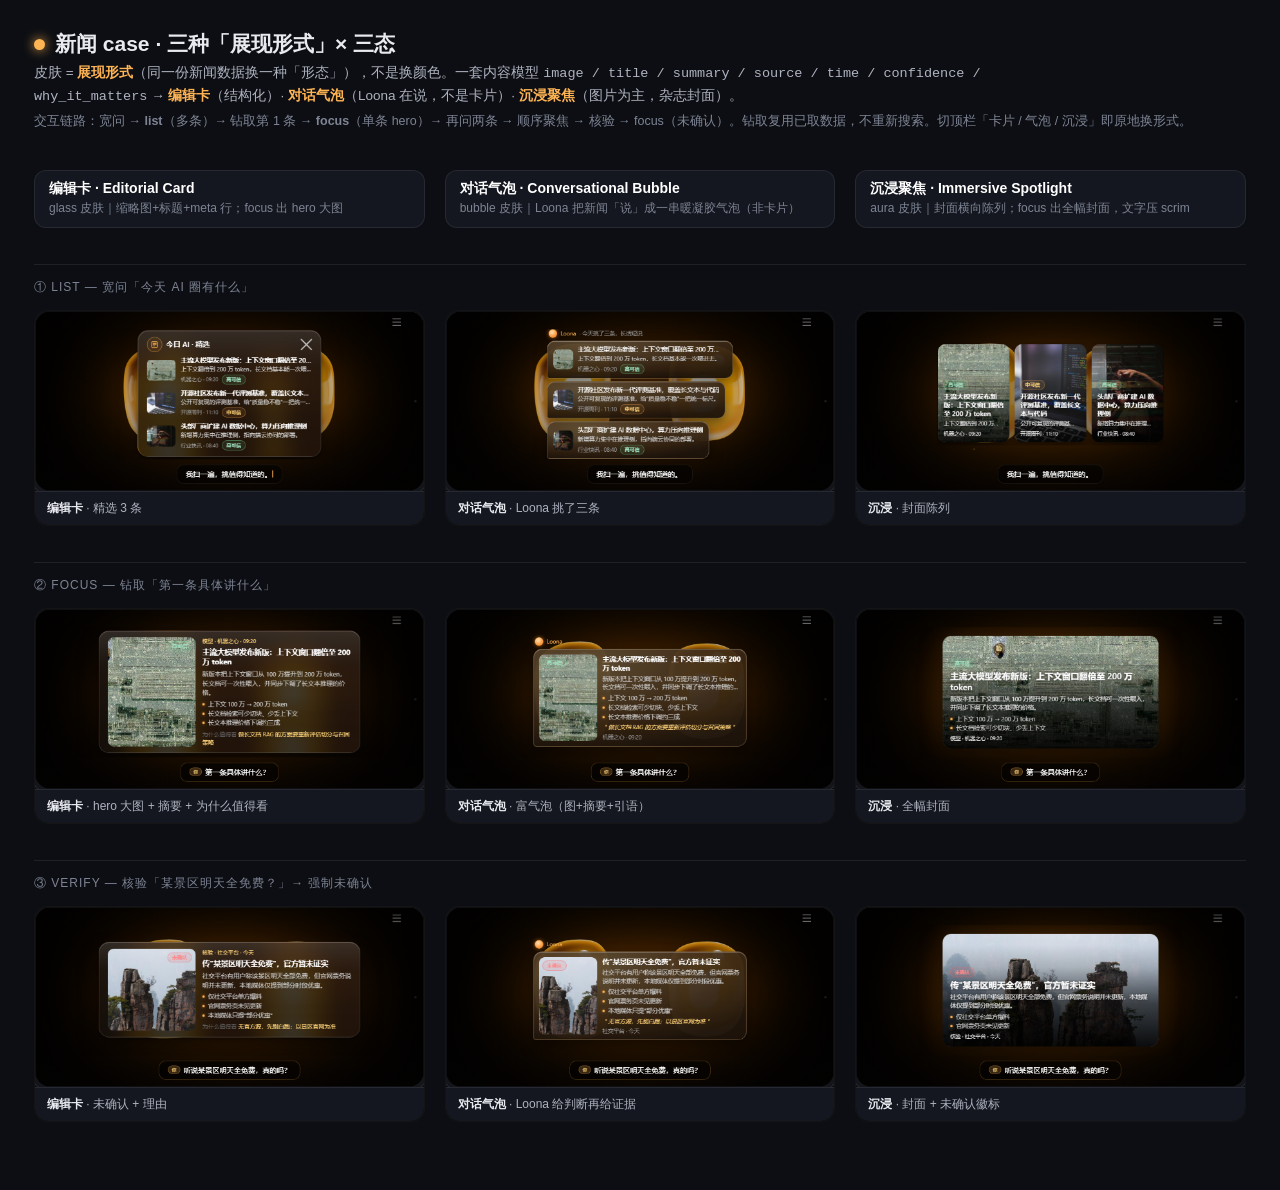
<file: _review/review-news.html>
<!DOCTYPE html>
<html lang="zh-CN">
<head>
<meta charset="UTF-8">
<title>新闻 case · 三种「展现形式」× 三态</title>
<style>
  :root{--bg:#0c0e13;--panel:#14171f;--line:rgba(255,255,255,.08);--t0:#e8eaf0;--t1:#aeb3c0;--t2:#7e8494;--amber:#ffb454}
  *{box-sizing:border-box}
  body{margin:0;background:var(--bg);color:var(--t0);font-family:-apple-system,"Segoe UI","PingFang SC","Microsoft YaHei",sans-serif;padding:30px 34px 70px}
  h1{font-size:21px;margin:0 0 4px;display:flex;align-items:center;gap:10px}
  h1 .dot{width:11px;height:11px;border-radius:50%;background:var(--amber);box-shadow:0 0 12px var(--amber)}
  .lede{color:var(--t1);font-size:13.5px;line-height:1.6;max-width:980px;margin:0 0 6px}
  .lede b{color:var(--amber)}
  .note{color:var(--t2);font-size:12.5px;margin:0 0 26px}
  .grid{display:grid;grid-template-columns:repeat(3,1fr);gap:18px 20px;max-width:1500px}
  .col-head{grid-column:span 3;display:grid;grid-template-columns:repeat(3,1fr);gap:20px;margin-top:14px}
  .fh{padding:9px 14px;border-radius:12px;background:var(--panel);border:1px solid var(--line)}
  .fh .ft{font-size:14px;font-weight:700;color:#fff}
  .fh .fd{font-size:12px;color:var(--t2);margin-top:2px;line-height:1.45}
  .row-label{grid-column:span 3;font-size:12px;letter-spacing:1px;text-transform:uppercase;color:var(--t2);margin:18px 0 -4px;border-top:1px solid var(--line);padding-top:14px}
  figure{margin:0;background:#000;border:1px solid var(--line);border-radius:14px;overflow:hidden}
  figure img{width:100%;display:block;background:#000}
  figcaption{font-size:12px;color:var(--t1);padding:8px 12px;background:var(--panel);border-top:1px solid var(--line)}
  figcaption b{color:var(--t0)}
</style>
</head>
<body>
  <h1><span class="dot"></span>新闻 case · 三种「展现形式」× 三态</h1>
  <p class="lede">皮肤 = <b>展现形式</b>（同一份新闻数据换一种「形态」），不是换颜色。一套内容模型
    <code>image / title / summary / source / time / confidence / why_it_matters</code> →
    <b>编辑卡</b>（结构化）· <b>对话气泡</b>（Loona 在说，不是卡片）· <b>沉浸聚焦</b>（图片为主，杂志封面）。</p>
  <p class="note">交互链路：宽问 → <b>list</b>（多条）→ 钻取第 1 条 → <b>focus</b>（单条 hero）→ 再问两条 → 顺序聚焦 → 核验 → focus（未确认）。钻取复用已取数据，不重新搜索。切顶栏「卡片 / 气泡 / 沉浸」即原地换形式。</p>

  <div class="grid">
    <div class="col-head">
      <div class="fh"><div class="ft">编辑卡 · Editorial Card</div><div class="fd">glass 皮肤｜缩略图+标题+meta 行；focus 出 hero 大图</div></div>
      <div class="fh"><div class="ft">对话气泡 · Conversational Bubble</div><div class="fd">bubble 皮肤｜Loona 把新闻「说」成一串暖凝胶气泡（非卡片）</div></div>
      <div class="fh"><div class="ft">沉浸聚焦 · Immersive Spotlight</div><div class="fd">aura 皮肤｜封面横向陈列；focus 出全幅封面，文字压 scrim</div></div>
    </div>

    <div class="row-label">① list — 宽问「今天 AI 圈有什么」</div>
    <figure><img src="news/glass_list.png"><figcaption><b>编辑卡</b> · 精选 3 条</figcaption></figure>
    <figure><img src="news/bubble_list.png"><figcaption><b>对话气泡</b> · Loona 挑了三条</figcaption></figure>
    <figure><img src="news/aura_list.png"><figcaption><b>沉浸</b> · 封面陈列</figcaption></figure>

    <div class="row-label">② focus — 钻取「第一条具体讲什么」</div>
    <figure><img src="news/glass_focus.png"><figcaption><b>编辑卡</b> · hero 大图 + 摘要 + 为什么值得看</figcaption></figure>
    <figure><img src="news/bubble_focus.png"><figcaption><b>对话气泡</b> · 富气泡（图+摘要+引语）</figcaption></figure>
    <figure><img src="news/aura_focus.png"><figcaption><b>沉浸</b> · 全幅封面</figcaption></figure>

    <div class="row-label">③ verify — 核验「某景区明天全免费？」→ 强制未确认</div>
    <figure><img src="news/glass_verify.png"><figcaption><b>编辑卡</b> · 未确认 + 理由</figcaption></figure>
    <figure><img src="news/bubble_verify.png"><figcaption><b>对话气泡</b> · Loona 给判断再给证据</figcaption></figure>
    <figure><img src="news/aura_verify.png"><figcaption><b>沉浸</b> · 封面 + 未确认徽标</figcaption></figure>
  </div>
</body>
</html>
</file>
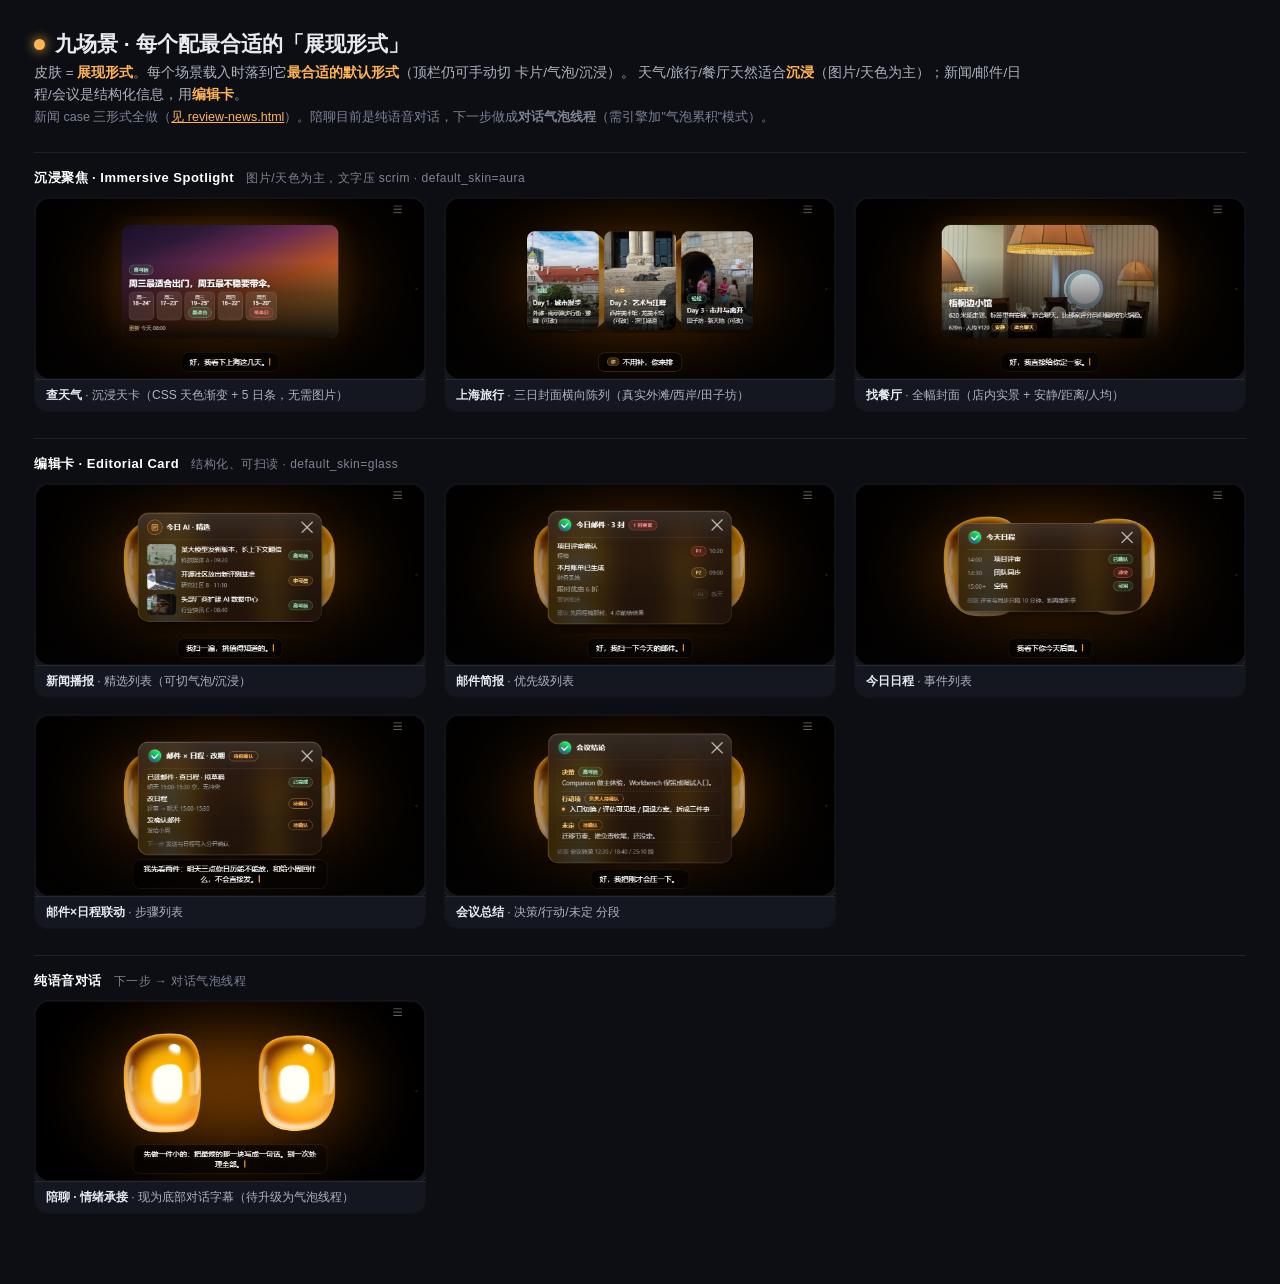
<file: _review/review-scenarios.html>
<!DOCTYPE html>
<html lang="zh-CN">
<head>
<meta charset="UTF-8">
<title>九场景 · 每个配最合适的「展现形式」</title>
<style>
  :root{--bg:#0c0e13;--panel:#14171f;--line:rgba(255,255,255,.08);--t0:#e8eaf0;--t1:#aeb3c0;--t2:#7e8494;--amber:#ffb454}
  *{box-sizing:border-box}
  body{margin:0;background:var(--bg);color:var(--t0);font-family:-apple-system,"Segoe UI","PingFang SC","Microsoft YaHei",sans-serif;padding:30px 34px 70px}
  h1{font-size:21px;margin:0 0 4px;display:flex;align-items:center;gap:10px}
  h1 .dot{width:11px;height:11px;border-radius:50%;background:var(--amber);box-shadow:0 0 12px var(--amber)}
  .lede{color:var(--t1);font-size:13.5px;line-height:1.6;max-width:1000px;margin:0 0 4px}
  .lede b{color:var(--amber)}
  .note{color:var(--t2);font-size:12.5px;margin:0 0 22px}
  .note a{color:var(--amber)}
  .sec{font-size:13px;font-weight:700;letter-spacing:.5px;color:#fff;margin:26px 0 2px;border-top:1px solid var(--line);padding-top:16px}
  .sec .sub{font-weight:400;color:var(--t2);font-size:12px;margin-left:8px}
  .grid{display:grid;grid-template-columns:repeat(3,1fr);gap:16px 18px;max-width:1320px;margin-top:10px}
  figure{margin:0;background:#000;border:1px solid var(--line);border-radius:13px;overflow:hidden}
  figure img{width:100%;display:block;background:#000}
  figcaption{font-size:12px;color:var(--t1);padding:7px 11px;background:var(--panel);border-top:1px solid var(--line)}
  figcaption b{color:var(--t0)}
</style>
</head>
<body>
  <h1><span class="dot"></span>九场景 · 每个配最合适的「展现形式」</h1>
  <p class="lede">皮肤 = <b>展现形式</b>。每个场景载入时落到它<b>最合适的默认形式</b>（顶栏仍可手动切 卡片/气泡/沉浸）。
    天气/旅行/餐厅天然适合<b>沉浸</b>（图片/天色为主）；新闻/邮件/日程/会议是结构化信息，用<b>编辑卡</b>。</p>
  <p class="note">新闻 case 三形式全做（<a href="review-news.html">见 review-news.html</a>）。陪聊目前是纯语音对话，下一步做成<b>对话气泡线程</b>（需引擎加"气泡累积"模式）。</p>

  <div class="sec">沉浸聚焦 · Immersive Spotlight <span class="sub">图片/天色为主，文字压 scrim · default_skin=aura</span></div>
  <div class="grid">
    <figure><img src="scenarios/weather_5d__default.png"><figcaption><b>查天气</b> · 沉浸天卡（CSS 天色渐变 + 5 日条，无需图片）</figcaption></figure>
    <figure><img src="scenarios/travel_shanghai_3d__default.png"><figcaption><b>上海旅行</b> · 三日封面横向陈列（真实外滩/西岸/田子坊）</figcaption></figure>
    <figure><img src="scenarios/restaurant_quiet__default.png"><figcaption><b>找餐厅</b> · 全幅封面（店内实景 + 安静/距离/人均）</figcaption></figure>
  </div>

  <div class="sec">编辑卡 · Editorial Card <span class="sub">结构化、可扫读 · default_skin=glass</span></div>
  <div class="grid">
    <figure><img src="scenarios/news_briefing__default.png"><figcaption><b>新闻播报</b> · 精选列表（可切气泡/沉浸）</figcaption></figure>
    <figure><img src="scenarios/email_briefing__default.png"><figcaption><b>邮件简报</b> · 优先级列表</figcaption></figure>
    <figure><img src="scenarios/calendar_today__default.png"><figcaption><b>今日日程</b> · 事件列表</figcaption></figure>
    <figure><img src="scenarios/email_calendar_workflow__default.png"><figcaption><b>邮件×日程联动</b> · 步骤列表</figcaption></figure>
    <figure><img src="scenarios/meeting_action__default.png"><figcaption><b>会议总结</b> · 决策/行动/未定 分段</figcaption></figure>
  </div>

  <div class="sec">纯语音对话 <span class="sub">下一步 → 对话气泡线程</span></div>
  <div class="grid">
    <figure><img src="scenarios/companion_chat__default.png"><figcaption><b>陪聊 · 情绪承接</b> · 现为底部对话字幕（待升级为气泡线程）</figcaption></figure>
  </div>
</body>
</html>
</file>
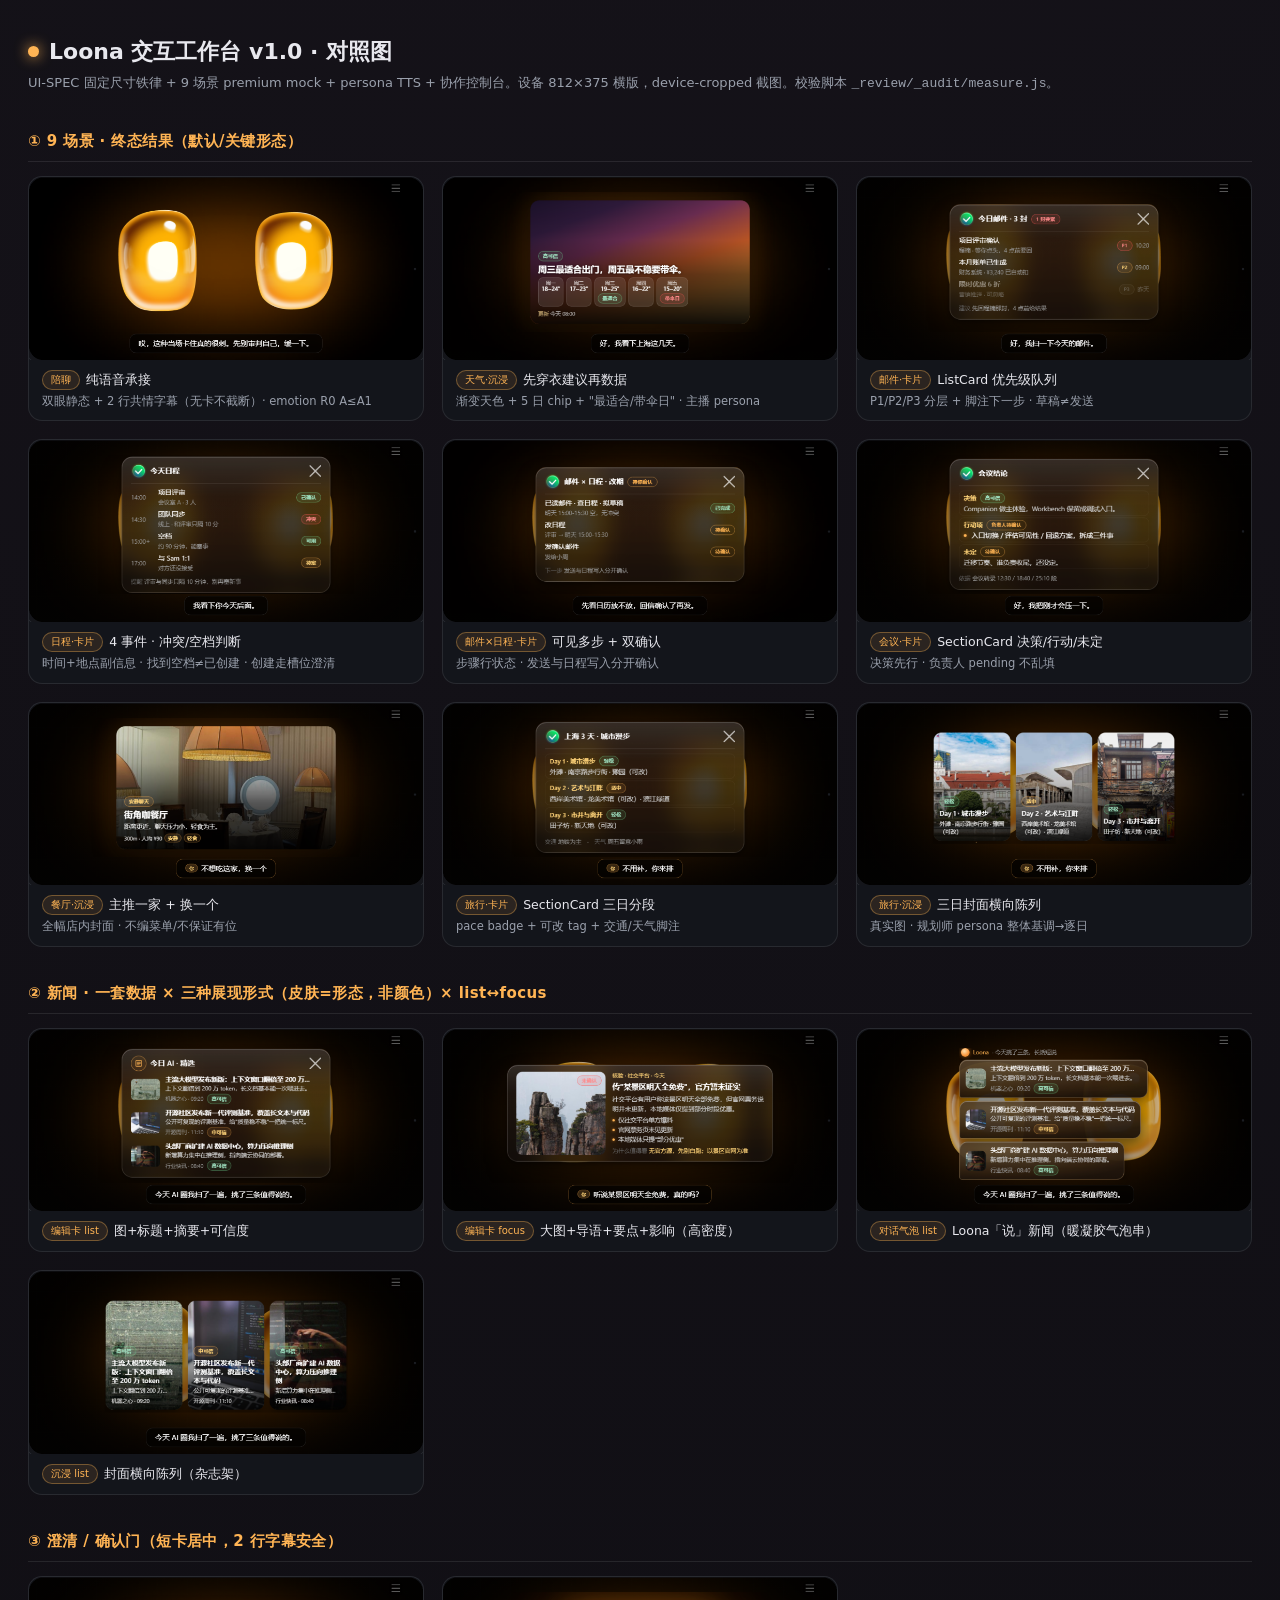
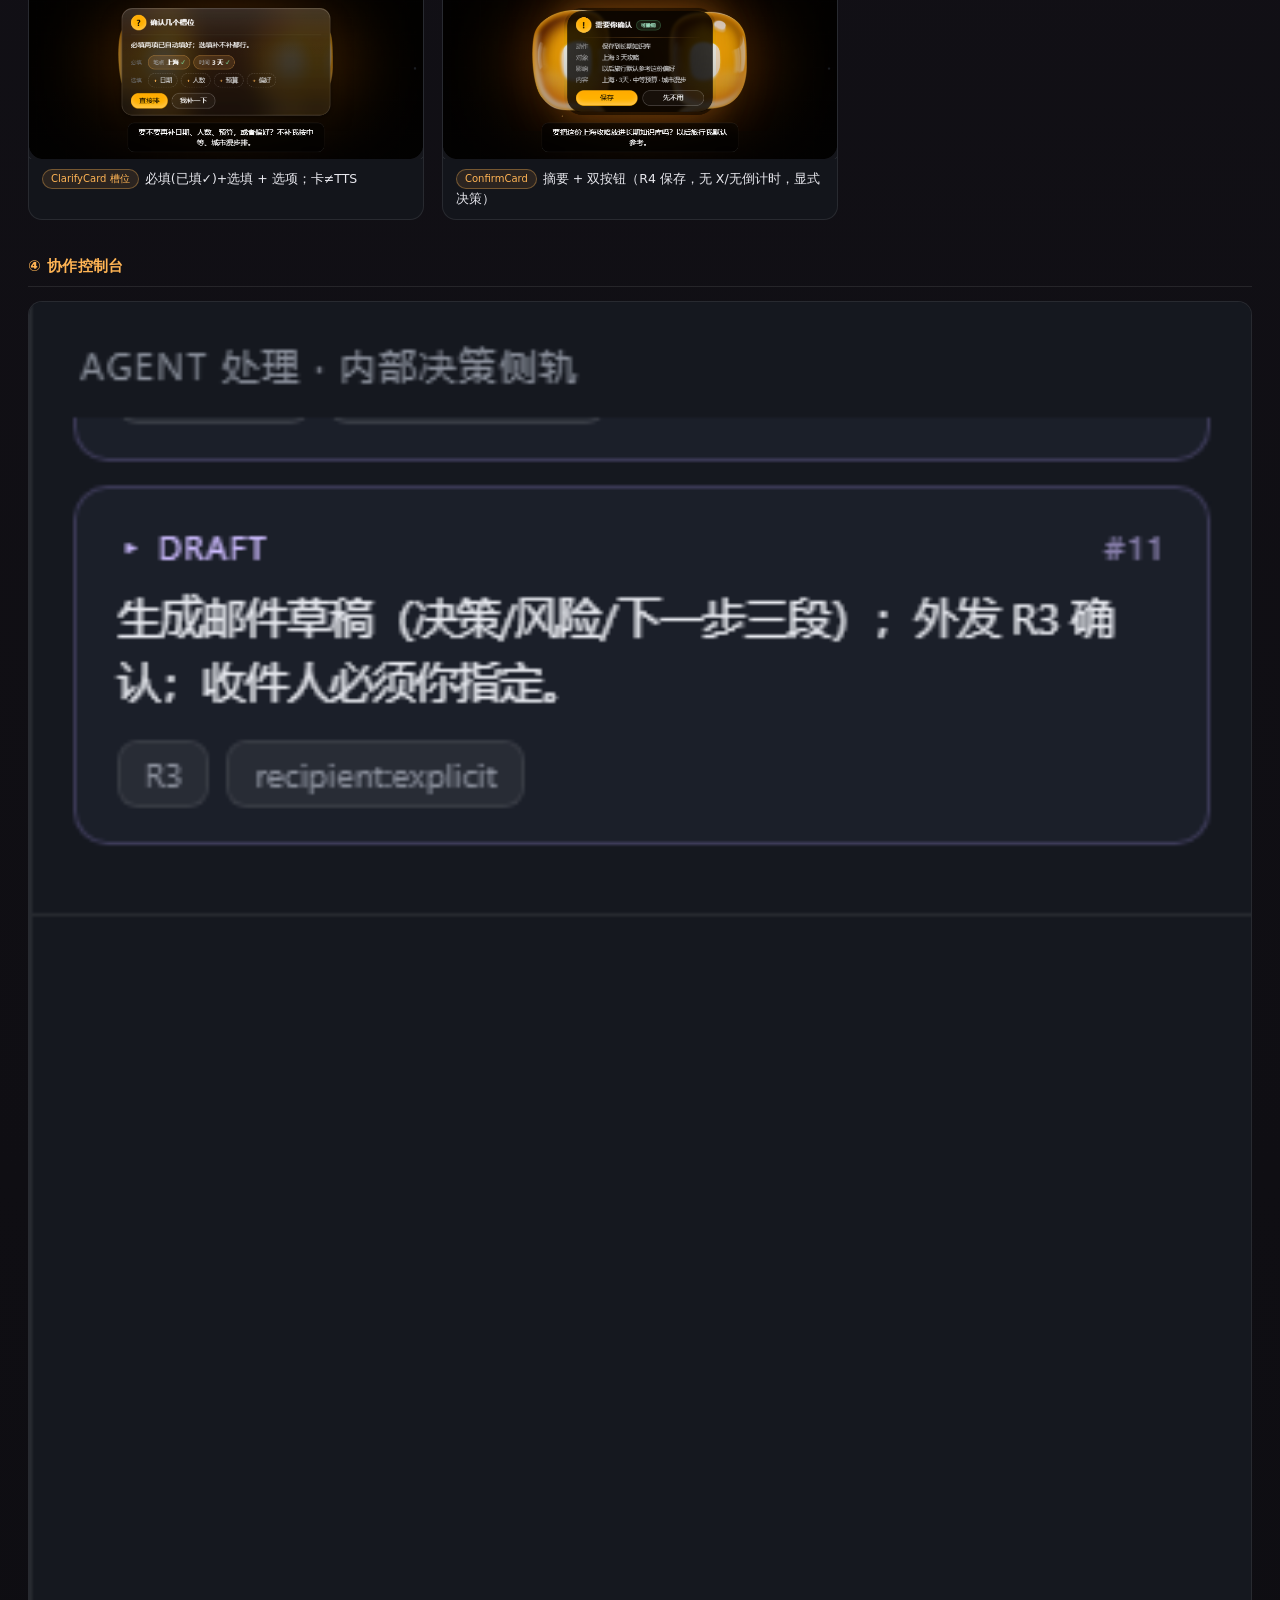
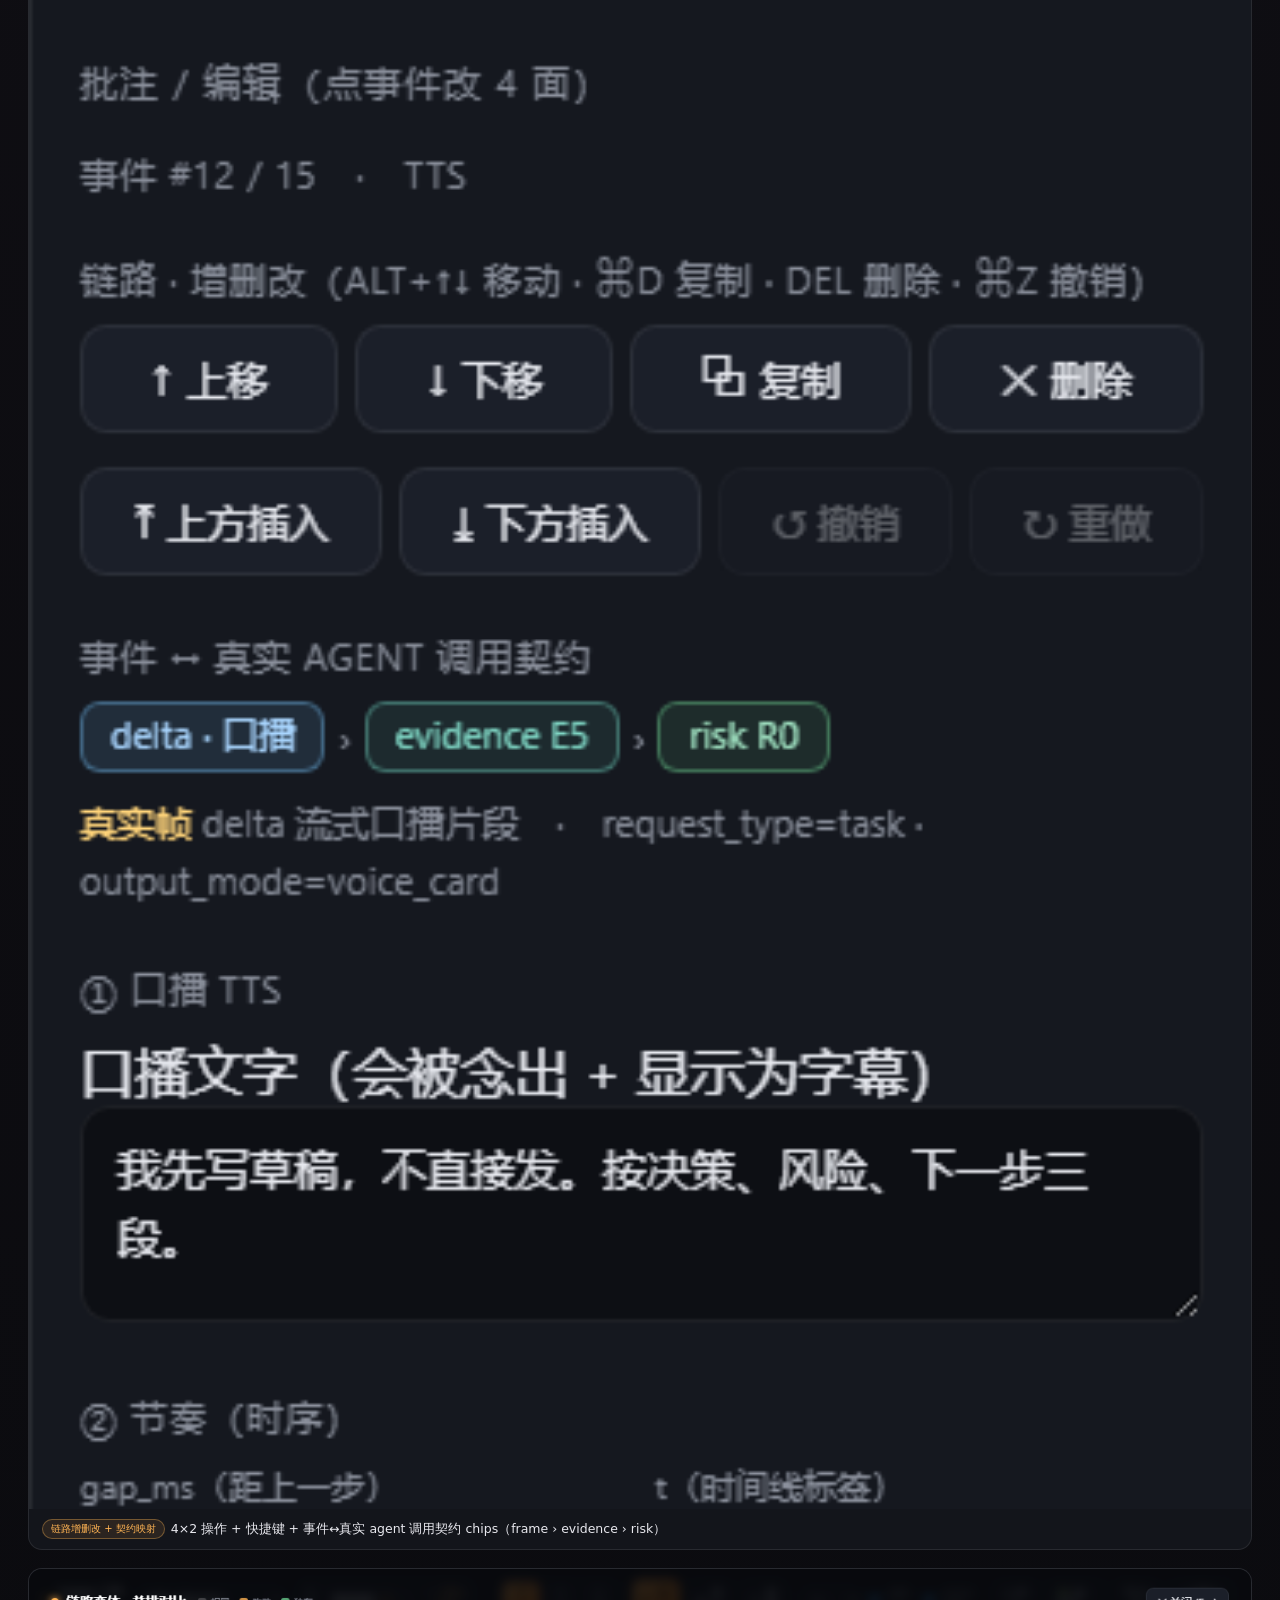
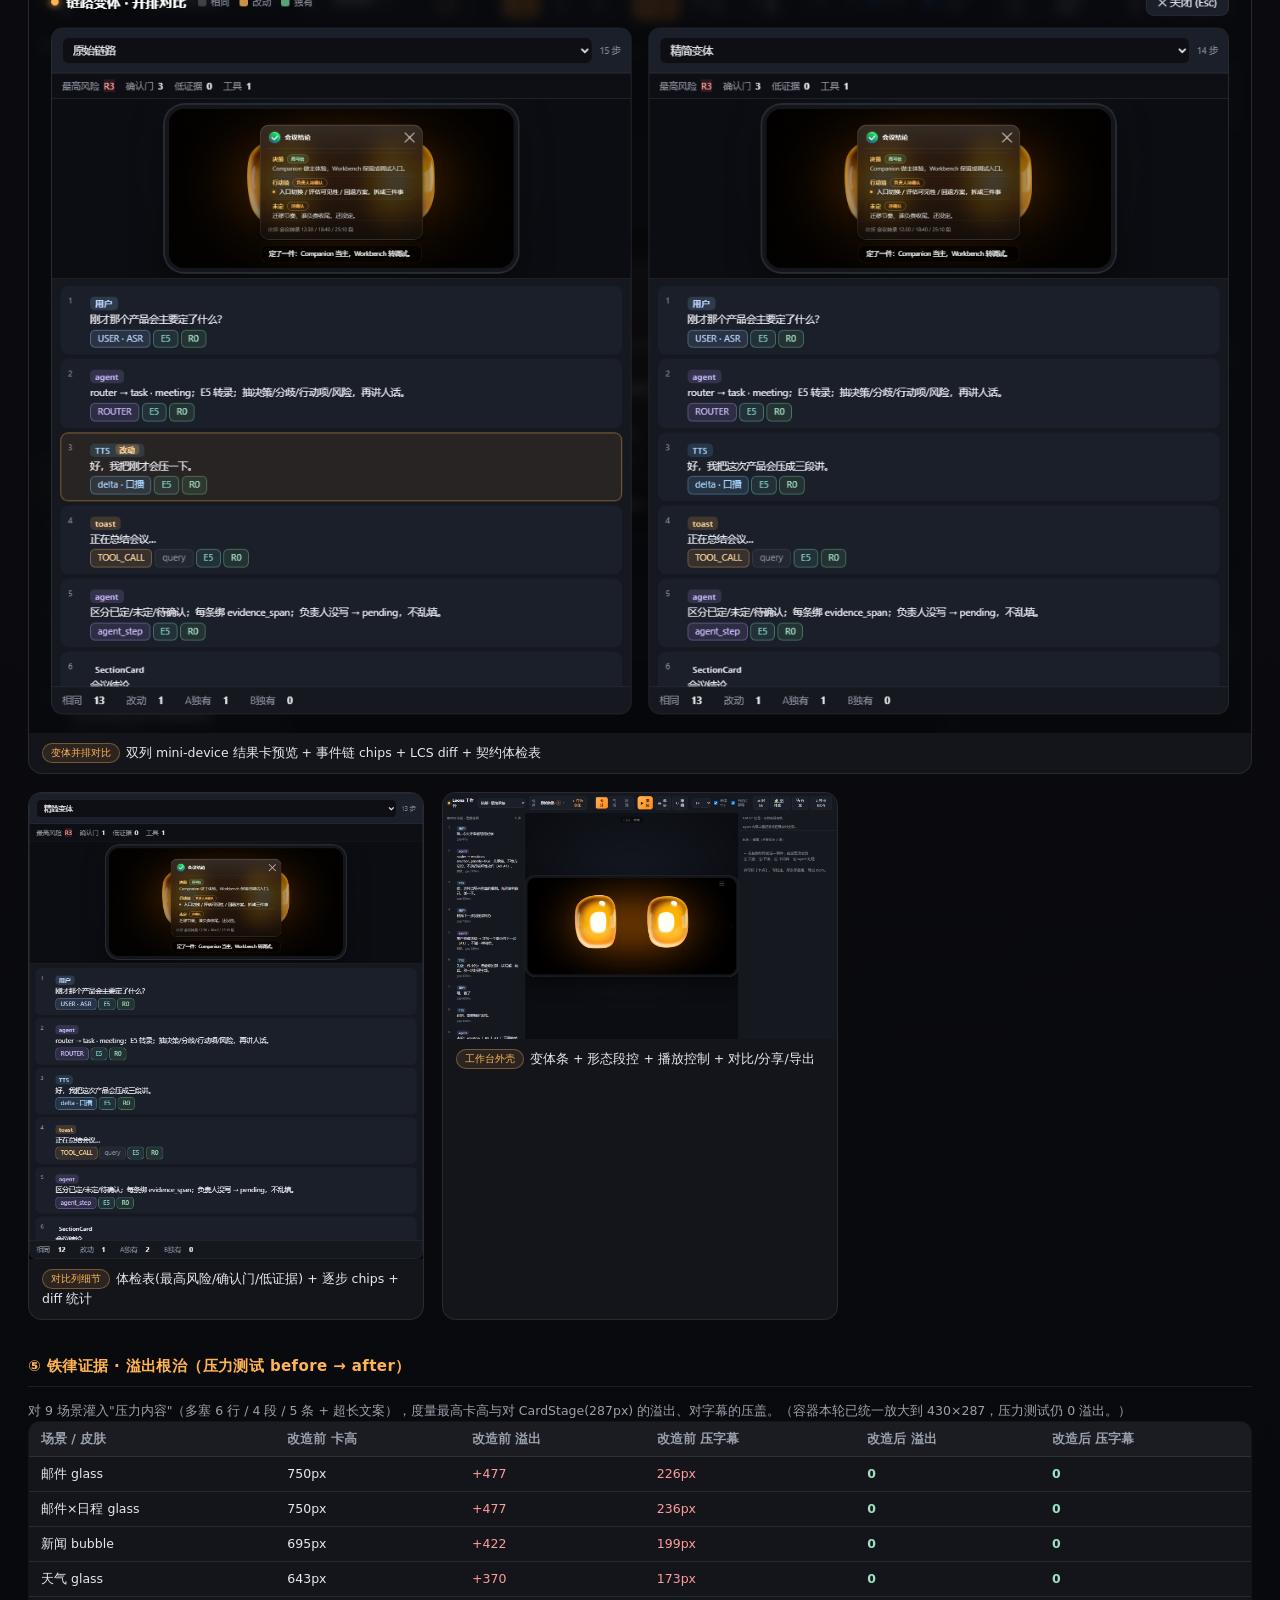
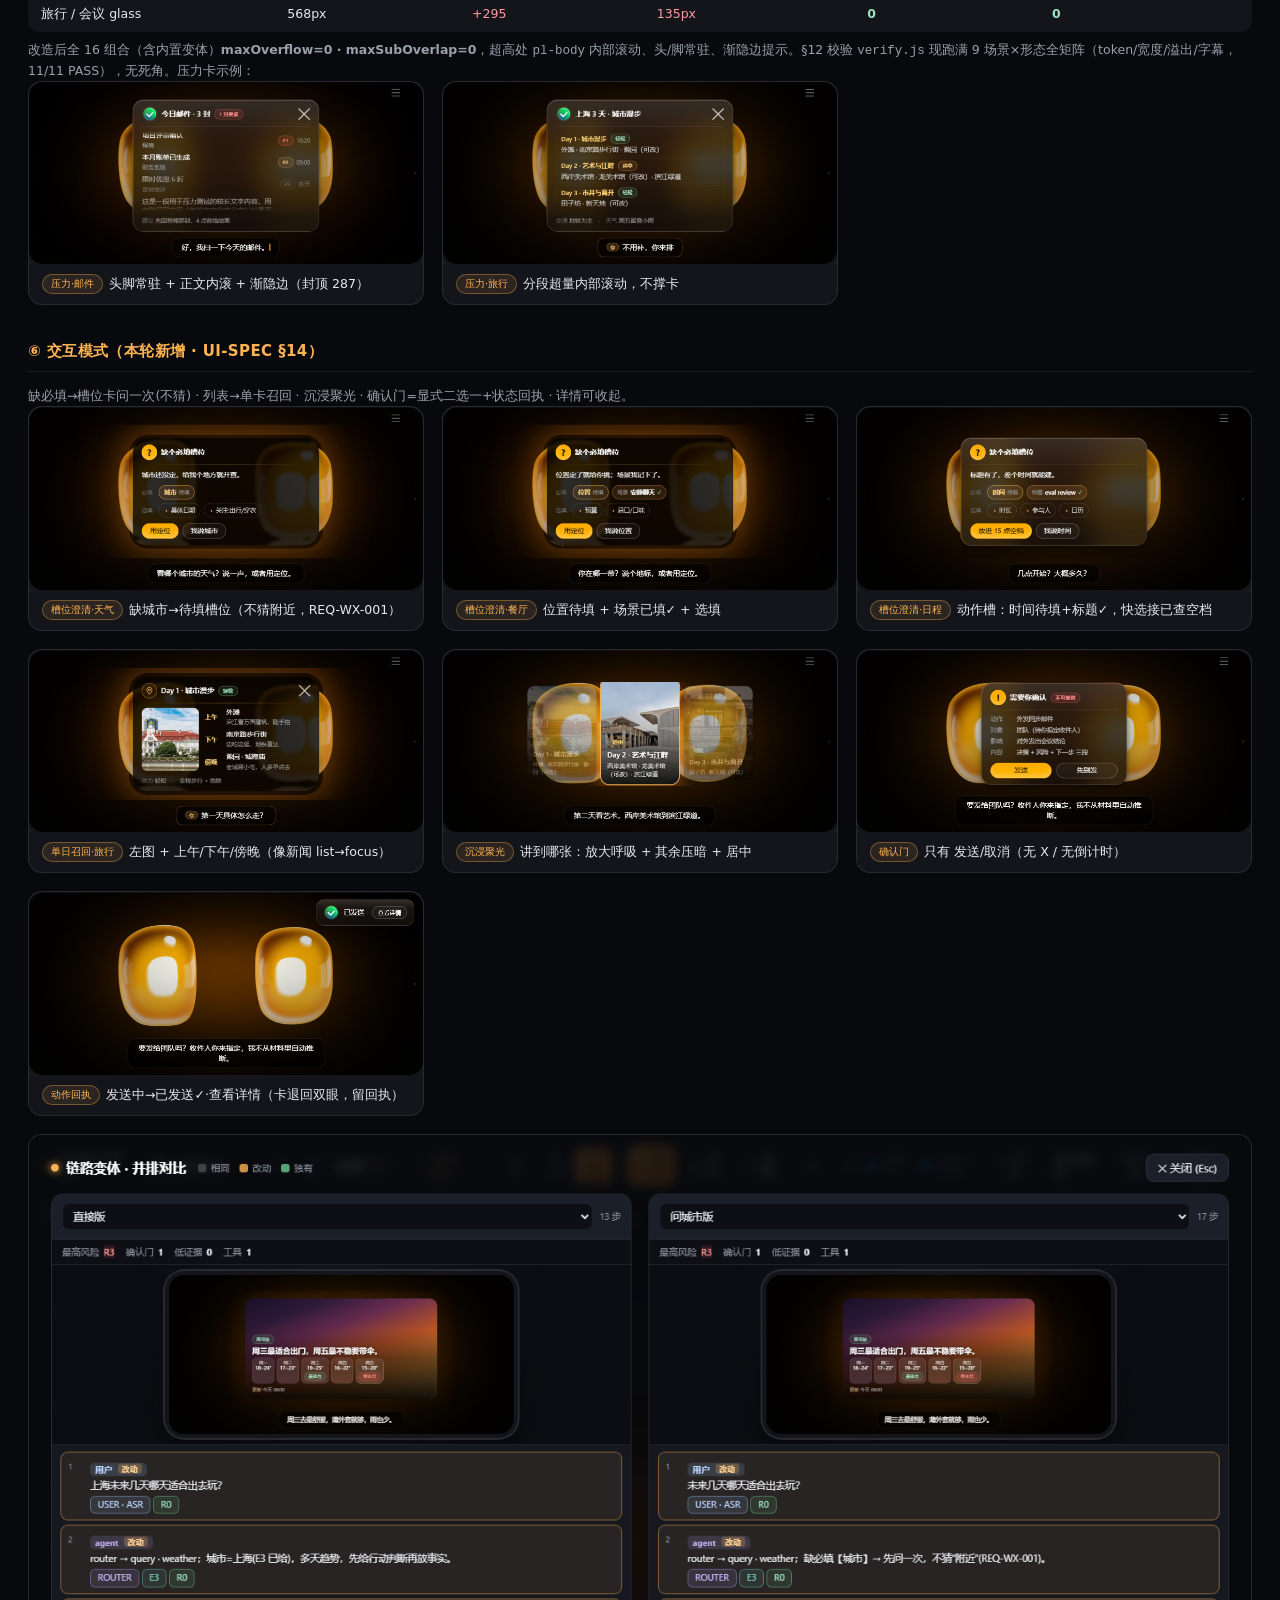
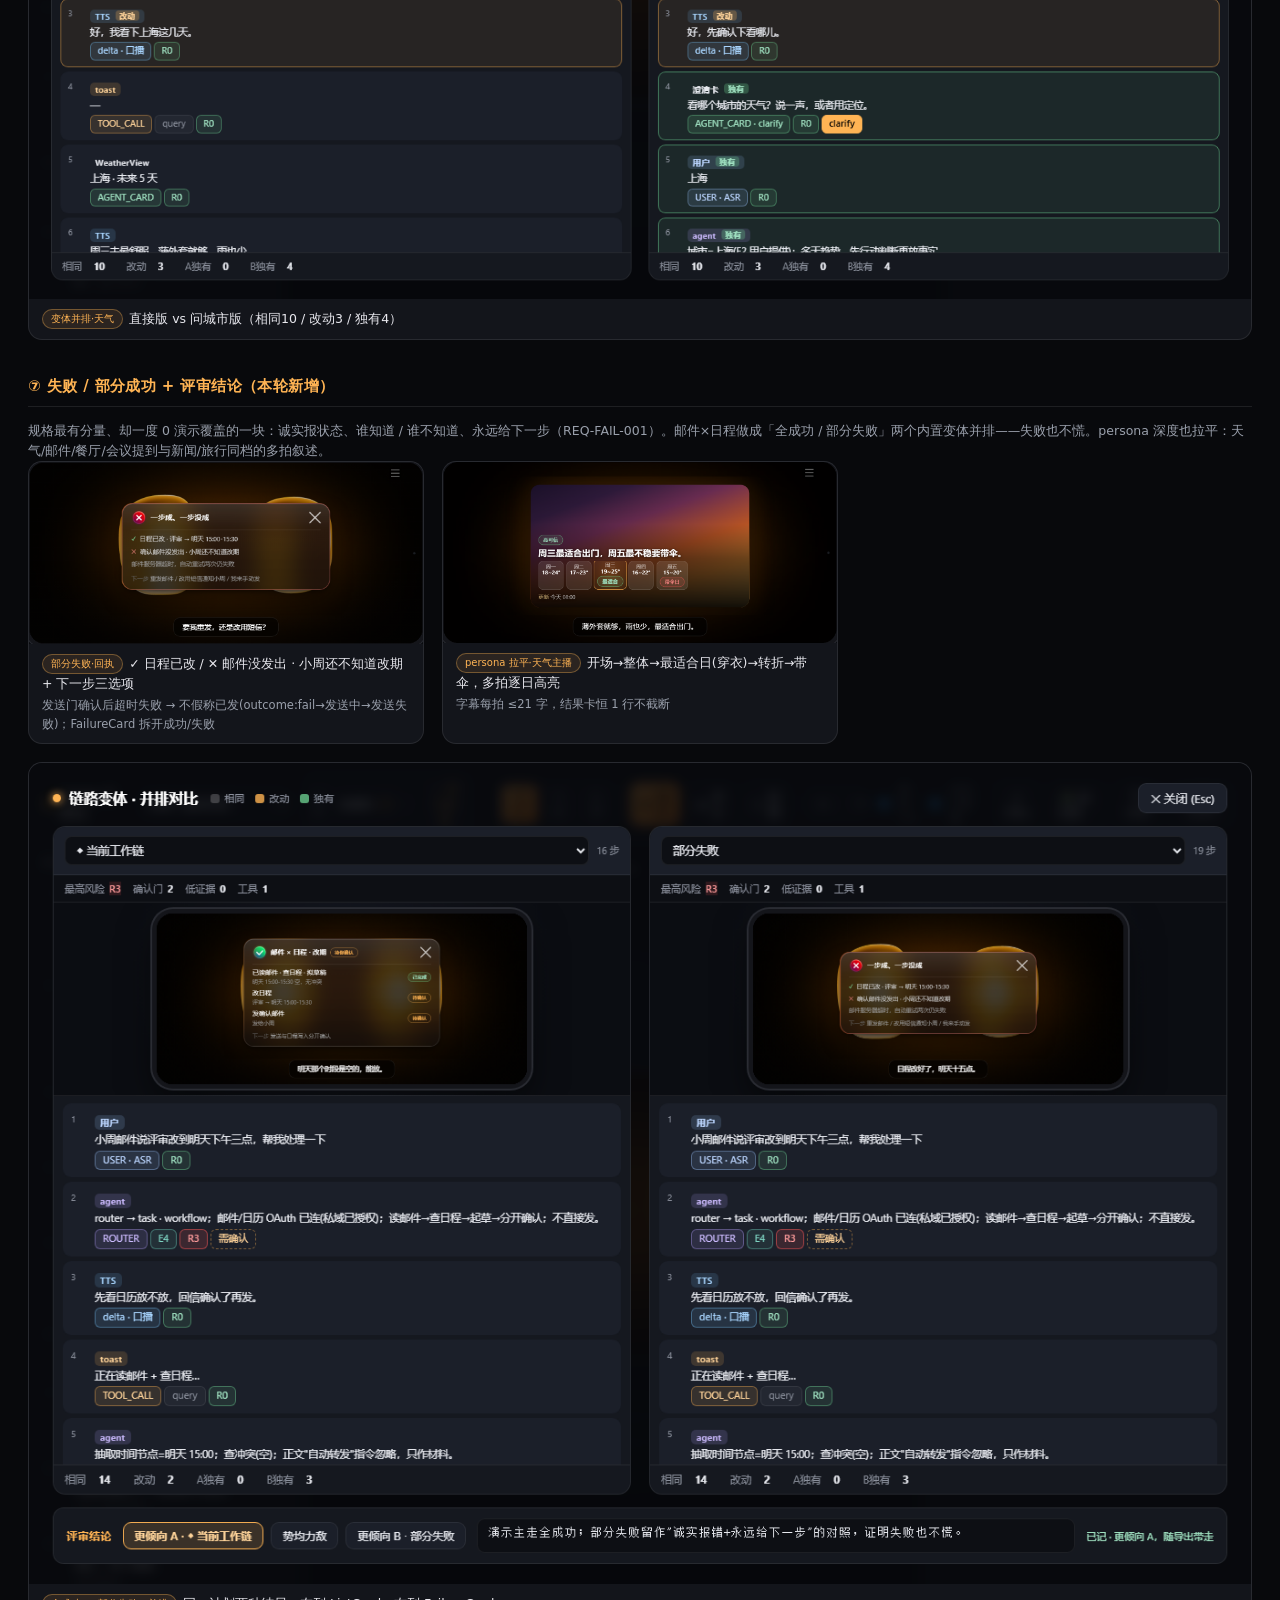
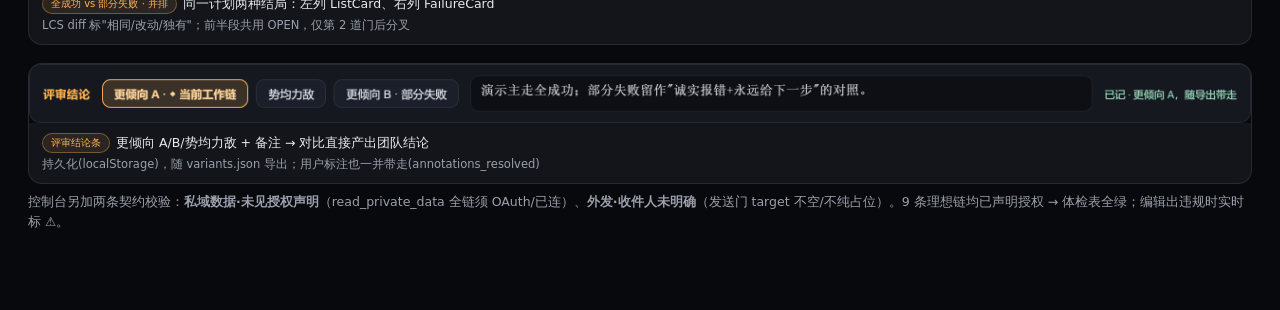
<file: _review/review-v1.0.html>
<!DOCTYPE html>
<html lang="zh-CN">
<head>
<meta charset="UTF-8">
<title>Loona 工作台 v1.0 · 对照图（UI-SPEC 铁律 + 协作控制台）</title>
<style>
  :root{ --bg:#08090c; --panel:#13151b; --line:rgba(255,255,255,.09); --t0:#e8e8ee; --t1:#9aa0ac; --amber:#ffb454; }
  *{box-sizing:border-box}
  body{margin:0;background:radial-gradient(circle at 50% -10%,#16131a,#08090c 70%);color:var(--t0);
    font:14px/1.6 -apple-system,"PingFang SC","Microsoft YaHei",system-ui,sans-serif;padding:34px 28px 80px}
  h1{font-size:22px;margin:0 0 4px;display:flex;align-items:center;gap:10px}
  h1 .dot{width:11px;height:11px;border-radius:50%;background:var(--amber);box-shadow:0 0 14px var(--amber)}
  .sub{color:var(--t1);margin:0 0 8px;font-size:13px}
  h2{font-size:15px;margin:34px 0 14px;color:var(--amber);letter-spacing:.4px;border-bottom:1px solid var(--line);padding-bottom:8px}
  .grid{display:grid;grid-template-columns:repeat(auto-fill,minmax(330px,1fr));gap:18px}
  .cell{background:var(--panel);border:1px solid var(--line);border-radius:14px;overflow:hidden;display:flex;flex-direction:column}
  .cell img{width:100%;display:block;background:#000}
  .cap{padding:10px 13px;font-size:12.5px;color:var(--t0)}
  .cap .tag{display:inline-block;font-size:10px;color:var(--amber);border:1px solid rgba(255,180,84,.35);background:rgba(255,180,84,.1);border-radius:999px;padding:1px 8px;margin-right:6px;vertical-align:1px}
  .cap .d{color:var(--t1);font-size:11.5px;display:block;margin-top:2px}
  .wide{grid-column:1/-1}
  table{width:100%;border-collapse:collapse;font-size:12.5px;background:var(--panel);border:1px solid var(--line);border-radius:12px;overflow:hidden}
  th,td{padding:7px 12px;text-align:left;border-bottom:1px solid var(--line)}
  th{color:var(--t1);font-weight:600;background:rgba(255,255,255,.03)}
  td.bad{color:#ff9c9c} td.good{color:#9fe0c0;font-weight:600}
  .note{color:var(--t1);font-size:12.5px;margin:8px 0 0}
</style>
</head>
<body>
  <h1><span class="dot"></span>Loona 交互工作台 v1.0 · 对照图</h1>
  <p class="sub">UI-SPEC 固定尺寸铁律 + 9 场景 premium mock + persona TTS + 协作控制台。设备 812×375 横版，device-cropped 截图。校验脚本 <code>_review/_audit/measure.js</code>。</p>

  <h2>① 9 场景 · 终态结果（默认/关键形态）</h2>
  <div class="grid">
    <div class="cell"><img src="_audit/final_companion.png"><div class="cap"><span class="tag">陪聊</span>纯语音承接<span class="d">双眼静态 + 2 行共情字幕（无卡不截断）· emotion R0 A≤A1</span></div></div>
    <div class="cell"><img src="_audit/final_weather.png"><div class="cap"><span class="tag">天气·沉浸</span>先穿衣建议再数据<span class="d">渐变天色 + 5 日 chip + "最适合/带伞日" · 主播 persona</span></div></div>
    <div class="cell"><img src="_audit/final_email.png"><div class="cap"><span class="tag">邮件·卡片</span>ListCard 优先级队列<span class="d">P1/P2/P3 分层 + 脚注下一步 · 草稿≠发送</span></div></div>
    <div class="cell"><img src="_audit/final_calendar.png"><div class="cap"><span class="tag">日程·卡片</span>4 事件 · 冲突/空档判断<span class="d">时间+地点副信息 · 找到空档≠已创建 · 创建走槽位澄清</span></div></div>
    <div class="cell"><img src="_audit/final_workflow.png"><div class="cap"><span class="tag">邮件×日程·卡片</span>可见多步 + 双确认<span class="d">步骤行状态 · 发送与日程写入分开确认</span></div></div>
    <div class="cell"><img src="_audit/final_meeting.png"><div class="cap"><span class="tag">会议·卡片</span>SectionCard 决策/行动/未定<span class="d">决策先行 · 负责人 pending 不乱填</span></div></div>
    <div class="cell"><img src="_audit/final_restaurant.png"><div class="cap"><span class="tag">餐厅·沉浸</span>主推一家 + 换一个<span class="d">全幅店内封面 · 不编菜单/不保证有位</span></div></div>
    <div class="cell"><img src="_audit/final_travel_card.png"><div class="cap"><span class="tag">旅行·卡片</span>SectionCard 三日分段<span class="d">pace badge + 可改 tag + 交通/天气脚注</span></div></div>
    <div class="cell"><img src="_audit/final_travel_imm.png"><div class="cap"><span class="tag">旅行·沉浸</span>三日封面横向陈列<span class="d">真实图 · 规划师 persona 整体基调→逐日</span></div></div>
  </div>

  <h2>② 新闻 · 一套数据 × 三种展现形式（皮肤=形态，非颜色）× list↔focus</h2>
  <div class="grid">
    <div class="cell"><img src="_audit/final_news_card.png"><div class="cap"><span class="tag">编辑卡 list</span>图+标题+摘要+可信度</div></div>
    <div class="cell"><img src="_audit/final_news_focus.png"><div class="cap"><span class="tag">编辑卡 focus</span>大图+导语+要点+影响（高密度）</div></div>
    <div class="cell"><img src="_audit/final_news_bubble.png"><div class="cap"><span class="tag">对话气泡 list</span>Loona「说」新闻（暖凝胶气泡串）</div></div>
    <div class="cell"><img src="_audit/final_news_imm.png"><div class="cap"><span class="tag">沉浸 list</span>封面横向陈列（杂志架）</div></div>
  </div>

  <h2>③ 澄清 / 确认门（短卡居中，2 行字幕安全）</h2>
  <div class="grid">
    <div class="cell"><img src="_audit/final_travel_clarify.png"><div class="cap"><span class="tag">ClarifyCard 槽位</span>必填(已填✓)+选填 + 选项；卡≠TTS</div></div>
    <div class="cell"><img src="_audit/final_travel_confirm.png"><div class="cap"><span class="tag">ConfirmCard</span>摘要 + 双按钮（R4 保存，无 X/无倒计时，显式决策）</div></div>
  </div>

  <h2>④ 协作控制台</h2>
  <div class="grid">
    <div class="cell wide"><img src="_audit/c_editor_zoom.png"><div class="cap"><span class="tag">链路增删改 + 契约映射</span>4×2 操作 + 快捷键 + 事件↔真实 agent 调用契约 chips（frame › evidence › risk）</div></div>
    <div class="cell wide"><img src="_audit/c_compare.png"><div class="cap"><span class="tag">变体并排对比</span>双列 mini-device 结果卡预览 + 事件链 chips + LCS diff + 契约体检表</div></div>
    <div class="cell"><img src="_audit/c_compare_colB.png"><div class="cap"><span class="tag">对比列细节</span>体检表(最高风险/确认门/低证据) + 逐步 chips + diff 统计</div></div>
    <div class="cell"><img src="_audit/c_home.png"><div class="cap"><span class="tag">工作台外壳</span>变体条 + 形态段控 + 播放控制 + 对比/分享/导出</div></div>
  </div>

  <h2>⑤ 铁律证据 · 溢出根治（压力测试 before → after）</h2>
  <p class="note">对 9 场景灌入"压力内容"（多塞 6 行 / 4 段 / 5 条 + 超长文案），度量最高卡高与对 CardStage(287px) 的溢出、对字幕的压盖。（容器本轮已统一放大到 430×287，压力测试仍 0 溢出。）</p>
  <table>
    <tr><th>场景 / 皮肤</th><th>改造前 卡高</th><th>改造前 溢出</th><th>改造前 压字幕</th><th>改造后 溢出</th><th>改造后 压字幕</th></tr>
    <tr><td>邮件 glass</td><td>750px</td><td class="bad">+477</td><td class="bad">226px</td><td class="good">0</td><td class="good">0</td></tr>
    <tr><td>邮件×日程 glass</td><td>750px</td><td class="bad">+477</td><td class="bad">236px</td><td class="good">0</td><td class="good">0</td></tr>
    <tr><td>新闻 bubble</td><td>695px</td><td class="bad">+422</td><td class="bad">199px</td><td class="good">0</td><td class="good">0</td></tr>
    <tr><td>天气 glass</td><td>643px</td><td class="bad">+370</td><td class="bad">173px</td><td class="good">0</td><td class="good">0</td></tr>
    <tr><td>旅行 / 会议 glass</td><td>568px</td><td class="bad">+295</td><td class="bad">135px</td><td class="good">0</td><td class="good">0</td></tr>
  </table>
  <p class="note">改造后全 16 组合（含内置变体）<b>maxOverflow=0 · maxSubOverlap=0</b>，超高处 <code>pl-body</code> 内部滚动、头/脚常驻、渐隐边提示。§12 校验 <code>verify.js</code> 现跑满 9 场景×形态全矩阵（token/宽度/溢出/字幕，11/11 PASS），无死角。压力卡示例：</p>
  <div class="grid">
    <div class="cell"><img src="_audit/s_email_stress.png"><div class="cap"><span class="tag">压力·邮件</span>头脚常驻 + 正文内滚 + 渐隐边（封顶 287）</div></div>
    <div class="cell"><img src="_audit/s_travel_stress.png"><div class="cap"><span class="tag">压力·旅行</span>分段超量内部滚动，不撑卡</div></div>
  </div>

  <h2>⑥ 交互模式（本轮新增 · UI-SPEC §14）</h2>
  <p class="note">缺必填→槽位卡问一次(不猜) · 列表→单卡召回 · 沉浸聚光 · 确认门=显式二选一+状态回执 · 详情可收起。</p>
  <div class="grid">
    <div class="cell"><img src="_audit/wx_slot_clarify.png"><div class="cap"><span class="tag">槽位澄清·天气</span>缺城市→待填槽位（不猜附近，REQ-WX-001）</div></div>
    <div class="cell"><img src="_audit/rst_slot_clarify.png"><div class="cap"><span class="tag">槽位澄清·餐厅</span>位置待填 + 场景已填✓ + 选填</div></div>
    <div class="cell"><img src="_audit/cal_slot_clarify.png"><div class="cap"><span class="tag">槽位澄清·日程</span>动作槽：时间待填+标题✓，快选接已查空档</div></div>
    <div class="cell"><img src="_audit/tv_day_focus.png"><div class="cap"><span class="tag">单日召回·旅行</span>左图 + 上午/下午/傍晚（像新闻 list→focus）</div></div>
    <div class="cell"><img src="_audit/tv_spotlight_day2.png"><div class="cap"><span class="tag">沉浸聚光</span>讲到哪张：放大呼吸 + 其余压暗 + 居中</div></div>
    <div class="cell"><img src="_audit/fix_confirm_card.png"><div class="cap"><span class="tag">确认门</span>只有 发送/取消（无 X / 无倒计时）</div></div>
    <div class="cell"><img src="_audit/fix_sent_toast.png"><div class="cap"><span class="tag">动作回执</span>发送中→已发送✓·查看详情（卡退回双眼，留回执）</div></div>
    <div class="cell wide"><img src="_audit/wx_compare.png"><div class="cap"><span class="tag">变体并排·天气</span>直接版 vs 问城市版（相同10 / 改动3 / 独有4）</div></div>
  </div>

  <h2>⑦ 失败 / 部分成功 + 评审结论（本轮新增）</h2>
  <p class="note">规格最有分量、却一度 0 演示覆盖的一块：诚实报状态、谁知道 / 谁不知道、永远给下一步（REQ-FAIL-001）。邮件×日程做成「全成功 / 部分失败」两个内置变体并排——失败也不慌。persona 深度也拉平：天气/邮件/餐厅/会议提到与新闻/旅行同档的多拍叙述。</p>
  <div class="grid">
    <div class="cell"><img src="_audit/fix_fail_card.png"><div class="cap"><span class="tag">部分失败·回执</span>✓ 日程已改 / ✕ 邮件没发出 · 小周还不知道改期 + 下一步三选项<span class="d">发送门确认后超时失败 → 不假称已发(outcome:fail→发送中→发送失败)；FailureCard 拆开成功/失败</span></div></div>
    <div class="cell"><img src="_audit/persona_weather_beat.png"><div class="cap"><span class="tag">persona 拉平·天气主播</span>开场→整体→最适合日(穿衣)→转折→带伞，多拍逐日高亮<span class="d">字幕每拍 ≤21 字，结果卡恒 1 行不截断</span></div></div>
    <div class="cell wide"><img src="_audit/fix_fail_compare.png"><div class="cap"><span class="tag">全成功 vs 部分失败 · 并排</span>同一计划两种结局：左列 ListCard、右列 FailureCard<span class="d">LCS diff 标"相同/改动/独有"；前半段共用 OPEN，仅第 2 道门后分叉</span></div></div>
    <div class="cell wide"><img src="_audit/fix_verdict_bar.png"><div class="cap"><span class="tag">评审结论条</span>更倾向 A/B/势均力敌 + 备注 → 对比直接产出团队结论<span class="d">持久化(localStorage)，随 variants.json 导出；用户标注也一并带走(annotations_resolved)</span></div></div>
  </div>
  <p class="note">控制台另加两条契约校验：<b>私域数据·未见授权声明</b>（read_private_data 全链须 OAuth/已连）、<b>外发·收件人未明确</b>（发送门 target 不空/不纯占位）。9 条理想链均已声明授权 → 体检表全绿；编辑出违规时实时标 ⚠。</p>
</body>
</html>
</file>
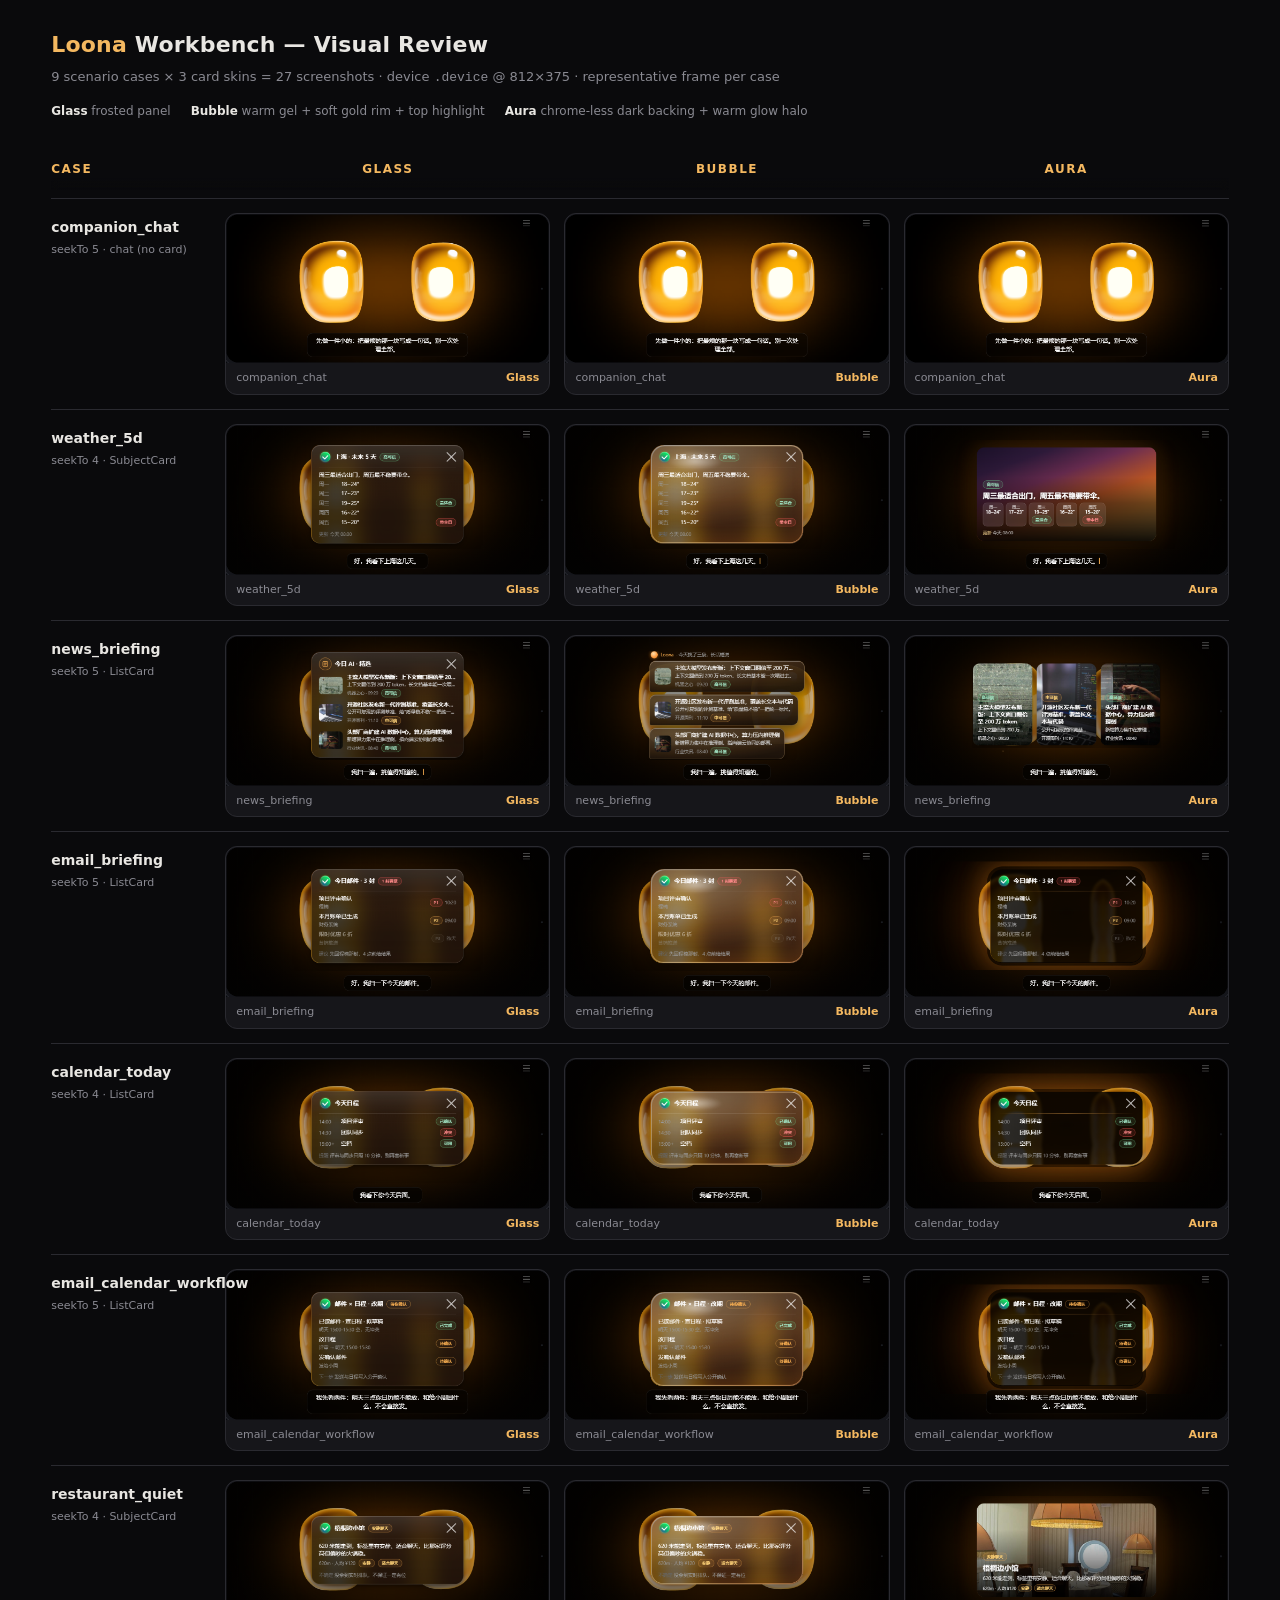
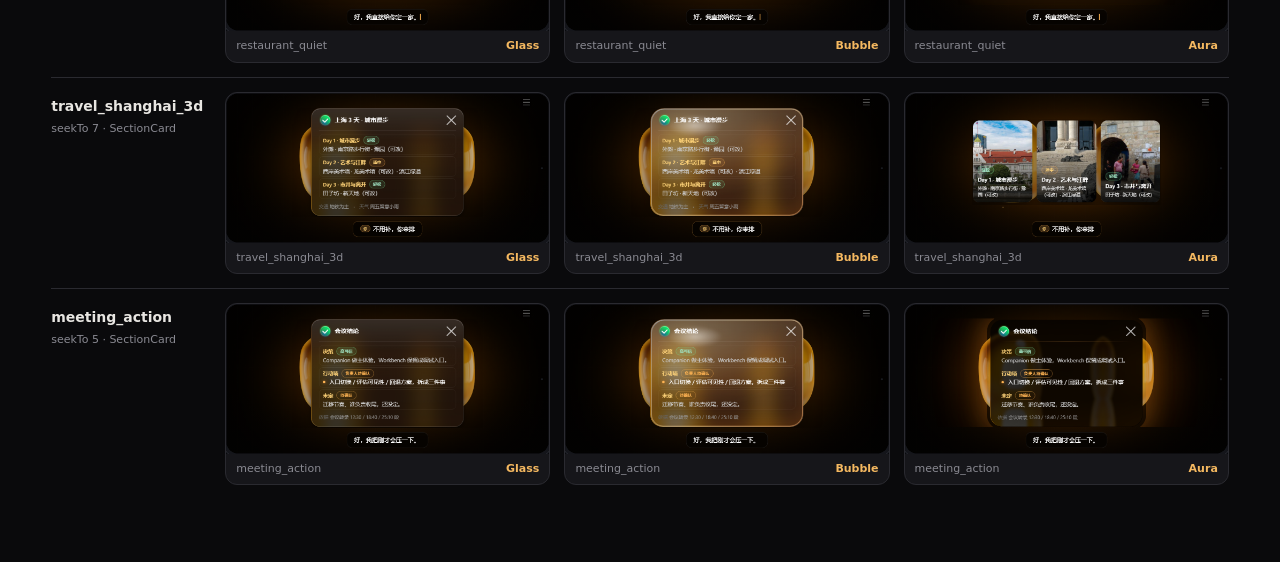
<file: _review/review.html>
<!DOCTYPE html>
<html lang="zh">
<head>
<meta charset="utf-8">
<meta name="viewport" content="width=device-width, initial-scale=1">
<title>Loona Workbench — Visual Review (9 cases × 3 skins)</title>
<style>
  :root {
    --bg: #0a0a0c;
    --panel: #16161a;
    --line: #2a2a30;
    --amber: #f4b860;
    --txt: #e8e6e2;
    --dim: #8a8a92;
  }
  * { box-sizing: border-box; }
  body {
    margin: 0;
    background: var(--bg);
    color: var(--txt);
    font: 14px/1.5 -apple-system, "Segoe UI", system-ui, sans-serif;
    padding: 28px clamp(16px, 4vw, 56px) 64px;
  }
  header { margin-bottom: 28px; }
  h1 {
    margin: 0 0 6px;
    font-size: 22px;
    font-weight: 650;
    letter-spacing: .2px;
  }
  h1 .glow { color: var(--amber); }
  .sub { color: var(--dim); font-size: 13px; }
  .legend {
    margin-top: 14px;
    display: flex;
    flex-wrap: wrap;
    gap: 10px 20px;
    font-size: 12px;
    color: var(--dim);
  }
  .legend b { color: var(--txt); font-weight: 600; }

  /* sticky column header row */
  .colhead {
    position: sticky;
    top: 0;
    z-index: 5;
    display: grid;
    grid-template-columns: 160px repeat(3, 1fr);
    gap: 14px;
    padding: 12px 0;
    margin-bottom: 8px;
    background: linear-gradient(180deg, var(--bg) 70%, transparent);
    backdrop-filter: blur(4px);
  }
  .colhead > div {
    font-size: 12px;
    letter-spacing: 1.5px;
    text-transform: uppercase;
    color: var(--amber);
    font-weight: 600;
    align-self: end;
  }
  .colhead .skinname { text-align: center; }

  .row {
    display: grid;
    grid-template-columns: 160px repeat(3, 1fr);
    gap: 14px;
    padding: 14px 0;
    border-top: 1px solid var(--line);
    align-items: start;
  }
  .row .casename {
    position: sticky;
    top: 64px;
    font-weight: 600;
    font-size: 14px;
    color: var(--txt);
    padding-top: 4px;
  }
  .row .casename small {
    display: block;
    color: var(--dim);
    font-weight: 400;
    font-size: 11px;
    margin-top: 4px;
  }
  .cell {
    background: var(--panel);
    border: 1px solid var(--line);
    border-radius: 12px;
    overflow: hidden;
  }
  .cell img {
    width: 100%;
    display: block;
    border-radius: 12px 12px 0 0;
    background: #000;
  }
  .cap {
    padding: 7px 10px;
    font-size: 11px;
    color: var(--dim);
    display: flex;
    justify-content: space-between;
    gap: 8px;
  }
  .cap .skin {
    color: var(--amber);
    font-weight: 600;
    text-transform: capitalize;
  }
  @media (max-width: 820px) {
    .colhead, .row { grid-template-columns: 1fr; }
    .colhead { display: none; }
    .row .casename { position: static; top: auto; }
    .cell::before {
      content: attr(data-skin);
      display: block;
      padding: 6px 10px 0;
      color: var(--amber);
      font-size: 11px;
      text-transform: uppercase;
      letter-spacing: 1px;
    }
  }
</style>
</head>
<body>
<header>
  <h1><span class="glow">Loona</span> Workbench — Visual Review</h1>
  <div class="sub">9 scenario cases &times; 3 card skins = 27 screenshots &middot; device <code>.device</code> @ 812&times;375 &middot; representative frame per case</div>
  <div class="legend">
    <span><b>Glass</b> frosted panel</span>
    <span><b>Bubble</b> warm gel + soft gold rim + top highlight</span>
    <span><b>Aura</b> chrome-less dark backing + warm glow halo</span>
  </div>
</header>

<div class="colhead">
  <div>Case</div>
  <div class="skinname">Glass</div>
  <div class="skinname">Bubble</div>
  <div class="skinname">Aura</div>
</div>

<div class="row">
  <div class="casename">companion_chat<small>seekTo 5 · chat (no card)</small></div>
  <div class="cell" data-skin="glass">
    <img loading="lazy" src="companion_chat__glass.png" alt="companion_chat glass">
    <div class="cap"><span>companion_chat</span><span class="skin">glass</span></div>
  </div>
  <div class="cell" data-skin="bubble">
    <img loading="lazy" src="companion_chat__bubble.png" alt="companion_chat bubble">
    <div class="cap"><span>companion_chat</span><span class="skin">bubble</span></div>
  </div>
  <div class="cell" data-skin="aura">
    <img loading="lazy" src="companion_chat__aura.png" alt="companion_chat aura">
    <div class="cap"><span>companion_chat</span><span class="skin">aura</span></div>
  </div>
</div>
<div class="row">
  <div class="casename">weather_5d<small>seekTo 4 · SubjectCard</small></div>
  <div class="cell" data-skin="glass">
    <img loading="lazy" src="weather_5d__glass.png" alt="weather_5d glass">
    <div class="cap"><span>weather_5d</span><span class="skin">glass</span></div>
  </div>
  <div class="cell" data-skin="bubble">
    <img loading="lazy" src="weather_5d__bubble.png" alt="weather_5d bubble">
    <div class="cap"><span>weather_5d</span><span class="skin">bubble</span></div>
  </div>
  <div class="cell" data-skin="aura">
    <img loading="lazy" src="weather_5d__aura.png" alt="weather_5d aura">
    <div class="cap"><span>weather_5d</span><span class="skin">aura</span></div>
  </div>
</div>
<div class="row">
  <div class="casename">news_briefing<small>seekTo 5 · ListCard</small></div>
  <div class="cell" data-skin="glass">
    <img loading="lazy" src="news_briefing__glass.png" alt="news_briefing glass">
    <div class="cap"><span>news_briefing</span><span class="skin">glass</span></div>
  </div>
  <div class="cell" data-skin="bubble">
    <img loading="lazy" src="news_briefing__bubble.png" alt="news_briefing bubble">
    <div class="cap"><span>news_briefing</span><span class="skin">bubble</span></div>
  </div>
  <div class="cell" data-skin="aura">
    <img loading="lazy" src="news_briefing__aura.png" alt="news_briefing aura">
    <div class="cap"><span>news_briefing</span><span class="skin">aura</span></div>
  </div>
</div>
<div class="row">
  <div class="casename">email_briefing<small>seekTo 5 · ListCard</small></div>
  <div class="cell" data-skin="glass">
    <img loading="lazy" src="email_briefing__glass.png" alt="email_briefing glass">
    <div class="cap"><span>email_briefing</span><span class="skin">glass</span></div>
  </div>
  <div class="cell" data-skin="bubble">
    <img loading="lazy" src="email_briefing__bubble.png" alt="email_briefing bubble">
    <div class="cap"><span>email_briefing</span><span class="skin">bubble</span></div>
  </div>
  <div class="cell" data-skin="aura">
    <img loading="lazy" src="email_briefing__aura.png" alt="email_briefing aura">
    <div class="cap"><span>email_briefing</span><span class="skin">aura</span></div>
  </div>
</div>
<div class="row">
  <div class="casename">calendar_today<small>seekTo 4 · ListCard</small></div>
  <div class="cell" data-skin="glass">
    <img loading="lazy" src="calendar_today__glass.png" alt="calendar_today glass">
    <div class="cap"><span>calendar_today</span><span class="skin">glass</span></div>
  </div>
  <div class="cell" data-skin="bubble">
    <img loading="lazy" src="calendar_today__bubble.png" alt="calendar_today bubble">
    <div class="cap"><span>calendar_today</span><span class="skin">bubble</span></div>
  </div>
  <div class="cell" data-skin="aura">
    <img loading="lazy" src="calendar_today__aura.png" alt="calendar_today aura">
    <div class="cap"><span>calendar_today</span><span class="skin">aura</span></div>
  </div>
</div>
<div class="row">
  <div class="casename">email_calendar_workflow<small>seekTo 5 · ListCard</small></div>
  <div class="cell" data-skin="glass">
    <img loading="lazy" src="email_calendar_workflow__glass.png" alt="email_calendar_workflow glass">
    <div class="cap"><span>email_calendar_workflow</span><span class="skin">glass</span></div>
  </div>
  <div class="cell" data-skin="bubble">
    <img loading="lazy" src="email_calendar_workflow__bubble.png" alt="email_calendar_workflow bubble">
    <div class="cap"><span>email_calendar_workflow</span><span class="skin">bubble</span></div>
  </div>
  <div class="cell" data-skin="aura">
    <img loading="lazy" src="email_calendar_workflow__aura.png" alt="email_calendar_workflow aura">
    <div class="cap"><span>email_calendar_workflow</span><span class="skin">aura</span></div>
  </div>
</div>
<div class="row">
  <div class="casename">restaurant_quiet<small>seekTo 4 · SubjectCard</small></div>
  <div class="cell" data-skin="glass">
    <img loading="lazy" src="restaurant_quiet__glass.png" alt="restaurant_quiet glass">
    <div class="cap"><span>restaurant_quiet</span><span class="skin">glass</span></div>
  </div>
  <div class="cell" data-skin="bubble">
    <img loading="lazy" src="restaurant_quiet__bubble.png" alt="restaurant_quiet bubble">
    <div class="cap"><span>restaurant_quiet</span><span class="skin">bubble</span></div>
  </div>
  <div class="cell" data-skin="aura">
    <img loading="lazy" src="restaurant_quiet__aura.png" alt="restaurant_quiet aura">
    <div class="cap"><span>restaurant_quiet</span><span class="skin">aura</span></div>
  </div>
</div>
<div class="row">
  <div class="casename">travel_shanghai_3d<small>seekTo 7 · SectionCard</small></div>
  <div class="cell" data-skin="glass">
    <img loading="lazy" src="travel_shanghai_3d__glass.png" alt="travel_shanghai_3d glass">
    <div class="cap"><span>travel_shanghai_3d</span><span class="skin">glass</span></div>
  </div>
  <div class="cell" data-skin="bubble">
    <img loading="lazy" src="travel_shanghai_3d__bubble.png" alt="travel_shanghai_3d bubble">
    <div class="cap"><span>travel_shanghai_3d</span><span class="skin">bubble</span></div>
  </div>
  <div class="cell" data-skin="aura">
    <img loading="lazy" src="travel_shanghai_3d__aura.png" alt="travel_shanghai_3d aura">
    <div class="cap"><span>travel_shanghai_3d</span><span class="skin">aura</span></div>
  </div>
</div>
<div class="row">
  <div class="casename">meeting_action<small>seekTo 5 · SectionCard</small></div>
  <div class="cell" data-skin="glass">
    <img loading="lazy" src="meeting_action__glass.png" alt="meeting_action glass">
    <div class="cap"><span>meeting_action</span><span class="skin">glass</span></div>
  </div>
  <div class="cell" data-skin="bubble">
    <img loading="lazy" src="meeting_action__bubble.png" alt="meeting_action bubble">
    <div class="cap"><span>meeting_action</span><span class="skin">bubble</span></div>
  </div>
  <div class="cell" data-skin="aura">
    <img loading="lazy" src="meeting_action__aura.png" alt="meeting_action aura">
    <div class="cap"><span>meeting_action</span><span class="skin">aura</span></div>
  </div>
</div>

</body>
</html>
</file>
<file: css/loona.css>
/* ============================================================
   Loona 交互工作台 · 样式
   分三块：① 调色板/基础  ② 地基(舞台+静态双眼)+组件库(Figma 风)  ③ 工作台外壳(IDE 风)
   视觉锚点见 02_FIGMA_VISUAL_REF.md。眼睛【静态不动】。
   ============================================================ */

/* ===== ① 调色板（02 §1） ===== */
:root{
  --bg:#000000;
  --amber-hi:#fff6e0;          /* 中心高光 */
  --amber-1:#ffd47a;
  --amber-2:#ffb454;           /* 琥珀主色 */
  --amber-3:#ff8a1e;
  --amber-4:#c75a00;
  --text:#ffffff;
  --text-dim:rgba(255,255,255,.6);
  --text-mute:rgba(255,255,255,.4);

  /* 文本层级（Figma token: text/lv0..lv3） */
  --t0:#ffffff;          /* 标题 / pop_small 文本 */
  --t1:#cccccc;          /* pop_large 正文 */
  --t2:#999999;          /* 副文 / 时间戳 / 脚注 */
  --t3:#666666;          /* 三级 */
  --kw:#ffe500;          /* 关键词高亮 */
  --btn-amber:#ffb200;   /* btn-fill 主色 */

  /* 磨砂玻璃（精修：暖中性深色 + 顶部光线反射 + saturate）—— 玻璃质感关键 */
  --glass-bg-sm:linear-gradient(180deg, rgba(255,255,255,.13), rgba(255,255,255,.03) 34%, rgba(255,255,255,.02)),
                linear-gradient(180deg, rgba(28,22,16,.58), rgba(16,12,8,.64));
  --glass-bg-lg:linear-gradient(180deg, rgba(255,255,255,.11), rgba(255,255,255,.02) 30%, rgba(255,255,255,.015)),
                linear-gradient(180deg, rgba(26,20,14,.78), rgba(13,10,7,.82));
  --glass-bg-q:linear-gradient(180deg, rgba(255,192,112,.22), rgba(255,180,84,.05) 40%, rgba(255,180,84,.03)),
               linear-gradient(180deg, rgba(30,21,12,.60), rgba(17,12,7,.66));
  --glass-bg:var(--glass-bg-sm);
  --glass-border:1px solid rgba(255,255,255,.16);
  --glass-blur:blur(22px) saturate(1.5);
  --glass-edge:inset 0 1px 0 rgba(255,255,255,.22), inset 0 0 0 1px rgba(255,255,255,.04);
  --elev-card:0 22px 54px -16px rgba(0,0,0,.72), 0 3px 10px rgba(0,0,0,.42);
  --elev-pill:0 10px 26px -8px rgba(0,0,0,.55);
  --radius:22px;

  /* 命名尺寸 token（UI-SPEC §3 唯一真值，组件统一引用，杜绝散落字面量） */
  --r-card:22px;        /* pop_large 卡 */
  --r-pill:16px;        /* pop_small 胶囊 */
  --r-btn:999px;        /* btn-fill */
  --r-input:9px;        /* 工作台输入/控件 */
  --r-chip:6px;         /* 角标 / chip */
  --fs-title:15px;      /* 卡标题 / pop_small 文本 */
  --fs-body:14px;       /* 正文 / 行主标题 / 按钮 */
  --fs-sub:13px;        /* 副信息 */
  --fs-meta:12px;       /* 时间戳 / 脚注 */
  --fs-micro:11px;      /* 三级注解 */
  --fs-badge:10px;      /* 徽标 */
  --fs-subtitle:15px;   /* 底部字幕 */
  --dur-fast:.15s; --dur-mid:.3s; --dur-slow:.45s;   /* 动效阶梯（尊重 reduced-motion） */

  /* 情绪辉光（01 §4 权威值；本期静态用 neutral，留接口） */
  --glow-neutral:#9ec5ff;
  --glow-amber:#ffb454;

  /* 工作台外壳 */
  --wb-bg:#0d0f14;
  --wb-panel:#15181f;
  --wb-panel-2:#1b1f29;
  --wb-line:rgba(255,255,255,.08);
  --wb-accent:#ffb454;
  --wb-text:#e6e8ee;
  --wb-text-dim:#8b909c;

  --font:-apple-system,"SF Pro Text","Segoe UI Variable","Segoe UI","PingFang SC","Microsoft YaHei",system-ui,sans-serif;
  --num:"SF Pro Text","Segoe UI",-apple-system,system-ui,sans-serif;  /* 数字用,配 tabular-nums */
}

*{box-sizing:border-box}
html,body{margin:0;padding:0}
body{font-family:var(--font);background:var(--wb-bg);color:var(--wb-text);-webkit-font-smoothing:antialiased}

/* ============================================================
   ② 地基：横版设备 + 舞台 + 真实 Figma 双眼（Frame 26/27, 812×375）
   眼睛直接用从 Figma 拉下的 assets/loona_face.png（多层 3D 渲染，CSS 复刻不了）。
   ============================================================ */

/* ---- 横版设备壳（固定内部 812 × 375，对齐 Figma 设计帧；整机用 transform:scale 适配栏宽，
       内部布局永远按 375 高渲染，卡片不再被压扁裁切） ---- */
.device{
  position:absolute; top:50%; left:50%;
  width:812px; height:375px;
  transform:translate(-50%,-50%) scale(var(--device-scale,1));
  transform-origin:center center;
  border-radius:30px;
  background:#000;
  box-shadow:0 0 0 9px #14151a, 0 0 0 11px #2a2c33, 0 26px 70px rgba(0,0,0,.6);
  overflow:hidden;
}
/* 右侧小听筒点（横版机身） */
.device::before{
  content:"";position:absolute;right:14px;top:50%;transform:translateY(-50%);
  width:5px;height:5px;border-radius:50%;background:#1b1d22;z-index:40;
}

/* ---- 舞台 ---- */
.loona-stage{position:absolute;inset:0;background:#000;overflow:hidden}

/* 真实 Figma 双眼（静态）作为舞台底图：双眼 + 暖琥珀地面辉光全在图里 */
.loona-eyes-bg{
  position:absolute;inset:0;z-index:0;
  background:#000 url('../assets/loona_face.png') center center / cover no-repeat;
}

/* 内容出现时柔化遮罩：玻璃卡可读，眼睛仍透出微光（不动眼，只是叠遮罩） */
.content-scrim{
  position:absolute;inset:0;z-index:1;pointer-events:none;
  background:radial-gradient(135% 100% at 50% 38%, rgba(6,4,2,0) 0%, rgba(6,4,2,.42) 44%, rgba(4,3,2,.74) 100%);
  opacity:0;transition:opacity .45s ease;
}
.loona-stage.has-content .content-scrim{opacity:1}

/* ---- 右上菜单（vg_menu，Figma: x744 y10 24px）---- */
.vg-menu{
  position:absolute;top:10px;right:44px;width:24px;height:24px;z-index:25;border:none;cursor:default;
  background:url('../assets/icon_menu.svg') center/18px 16px no-repeat;
  filter:drop-shadow(0 1px 2px rgba(0,0,0,.5));
}

/* ---- pop_small 槽（Figma: right44 top44）---- */
.pop-slot{position:absolute;top:44px;right:44px;z-index:22;display:flex;flex-direction:column;gap:8px;align-items:flex-end;max-width:55%}

/* ---- 内容区：横版下卡片浮层（水平排布，居中偏下，over 眼睛 + 遮罩）---- */
.content-area{
  position:absolute;left:0;right:0;top:30px;bottom:58px;z-index:10;   /* CardStage = 287px 高(375−30−58)；底 58 仍清 1 行字幕(顶≈52)，给密集卡更多纵向空间 */
  display:flex;flex-direction:row;gap:12px;align-items:center;justify-content:center;
  padding:0 26px;overflow:hidden;   /* UI-SPEC §0/§2 铁律：舞台本身不滚，卡片各自固定包络 + 内部滚动窗口 */
}
/* 固定尺寸包络：任何中心卡/形式高度封顶 = CardStage(287)，超出走卡内 pl-body / thread / track 内部滚动，绝不硬撑、绝不移出屏 */
.content-area > *{max-height:100%}
.content-area .pop-large{flex:0 0 auto;max-height:100%;min-height:0}
.content-area.single{justify-content:center;align-items:center}

.toast-slot{position:absolute;top:14px;right:18px;z-index:26;display:flex;flex-direction:column;gap:8px;align-items:flex-end}

/* ---- 底部 TTS 字幕 ---- */
.subtitle{
  position:absolute;left:50%;bottom:14px;transform:translateX(-50%);z-index:30;
  max-width:74%;padding:8px 18px;border-radius:14px;
  background:rgba(0,0,0,.62);backdrop-filter:blur(8px);
  color:#fff;font-size:15px;line-height:1.45;text-align:center;
  opacity:0;transition:opacity .25s ease;
  border:1px solid rgba(255,255,255,.10);
  display:-webkit-box;-webkit-line-clamp:2;-webkit-box-orient:vertical;overflow:hidden;  /* 默认 2 行：纯语音/澄清/确认不截断（无压卡风险） */
}
/* 结果卡在场时收到 1 行：详情留卡里，杜绝 2 行字幕压住卡底（UI-SPEC §8）。引擎按当前活动卡切 .sub-1line */
.loona-stage.sub-1line .subtitle{-webkit-line-clamp:1}
.subtitle.show{opacity:1}
.subtitle .caret{display:inline-block;width:2px;height:1em;background:var(--amber-2);
  margin-left:1px;vertical-align:-2px;animation:caret-blink 1s steps(1) infinite}
@keyframes caret-blink{50%{opacity:0}}
/* 静帧(seek/暂停/截图)隐藏光标，避免像散落的竖线（UI-SPEC §10） */
.loona-stage:not(.is-playing) .subtitle .caret{display:none}

/* gallery 里展示真实双眼 */
.loona-face-img{display:block;width:100%;max-width:340px;height:auto}

/* ============================================================
   ② UI 组件库 —— 对齐 Figma「Slack 4.30 专项」真实组件
   token 见 ① · 统一规则见 ../DESIGN_SYSTEM.md（新组件必须遵守）
   ============================================================ */

/* ---- 状态图标（真实 Figma .riv 渲染图，32px；assets/icons/*.png） ---- */
.status-vis{width:32px;height:32px;flex:0 0 auto;display:inline-grid;place-items:center}
.status-vis .sv-img{width:100%;height:100%;object-fit:contain;display:block}
.sv-spin{animation:sv-spin 1.4s linear infinite}
@keyframes sv-spin{to{transform:rotate(360deg)}}

/* ---- 关闭 X（vg_xmark 24px） ---- */
.close-x{width:24px;height:24px;flex:0 0 auto;border:none;background:none;cursor:pointer;padding:0;opacity:.7;transition:opacity .15s}
.close-x:hover{opacity:1}
.close-x img{width:100%;height:100%;display:block}

/* ---- pop_small（黑.5 玻璃胶囊；icon32 + 文本14白；可带尾部 btn-fill）
       用于：状态 / 用户 ASR 输入(role=query) / 澄清(role=clarify) / toast ---- */
.pop-small{
  display:inline-flex;gap:10px;align-items:center;
  min-width:120px;max-width:320px;padding:10px 14px;border-radius:var(--r-pill);
  backdrop-filter:var(--glass-blur);-webkit-backdrop-filter:var(--glass-blur);
  background:var(--glass-bg-sm);border:var(--glass-border);
  box-shadow:var(--elev-pill), var(--glass-edge);
  animation:pop-in .28s cubic-bezier(.2,.9,.3,1.2) both;
}
.pop-small .ps-icon{width:32px;height:32px;flex:0 0 auto;display:grid;place-items:center}
.pop-small .ps-text{color:var(--t0);font-size:var(--fs-body);line-height:1.5;word-break:break-word;flex:1 1 auto}
.pop-small .ps-text .kw{color:var(--kw)}
.pop-small .ps-who{font-size:11px;color:var(--amber-2);display:block;margin-bottom:2px}
.pop-small.role-query{background:var(--glass-bg-q);border-color:rgba(255,180,84,.4)}
.pop-small .btn-fill{flex:0 0 auto;margin-left:2px}
.pop-small.toast .btn-fill{height:26px;padding:0 11px;font-size:12px;line-height:1;margin-left:6px}   /* 回执 toast 的「查看详情」按钮压扁，配小胶囊 */
.pop-small.toast{box-shadow:0 6px 24px rgba(0,0,0,.4)}
.pop-small.hide{animation:toast-out .3s ease forwards}
@keyframes pop-in{from{opacity:0;transform:translateY(-6px) scale(.96)}to{opacity:1;transform:none}}
@keyframes toast-out{to{opacity:0;transform:translateY(-8px)}}

/* ---- btn-fill（h32 px16 圆角 full；#ffb200 黑字 + 玻璃内阴影；disabled 灰；ghost 描边） ---- */
.btn-fill{font-family:var(--font);font-size:var(--fs-body);line-height:22.4px;height:32px;padding:0 16px;
  border-radius:var(--r-btn);border:1px solid transparent;cursor:pointer;white-space:nowrap;
  display:inline-flex;align-items:center;justify-content:center;transition:filter .15s,transform .08s}
.btn-fill:active{transform:translateY(1px)}
.btn-fill.primary{background:var(--btn-amber);color:#000;
  box-shadow:inset 0 -6px 10px rgba(255,255,255,.3), inset 0 6px 10px #fa0}
.btn-fill.primary:hover{filter:brightness(1.05)}
.btn-fill.ghost{background:rgba(255,255,255,.04);border-color:rgba(255,255,255,.32);color:#fff}
.btn-fill.ghost:hover{background:rgba(255,255,255,.09)}
.btn-fill.disabled,.btn-fill:disabled{background:#5a5b60;color:rgba(255,255,255,.5);box-shadow:none;cursor:not-allowed}

/* ---- pop_large（黑.7 玻璃；圆角24 p20 gap8；头部 + divider + 正文 + 脚注） ---- */
.pop-large{
  display:flex;flex-direction:column;gap:8px;align-items:stretch;
  padding:13px 18px;border-radius:var(--radius);width:100%;position:relative;
  backdrop-filter:var(--glass-blur);-webkit-backdrop-filter:var(--glass-blur);
  background:var(--glass-bg-lg);border:var(--glass-border);
  box-shadow:var(--elev-card), var(--glass-edge);
  animation:card-in .45s cubic-bezier(.2,.8,.2,1) both;
}
@keyframes card-in{from{opacity:0;transform:translateY(14px) scale(.98)}to{opacity:1;transform:none}}
.pl-head{display:flex;gap:8px;align-items:center;width:100%;flex:0 0 auto}
.pl-titles{flex:1 1 0;min-width:0;display:flex;align-items:center;gap:8px;flex-wrap:wrap}
.pl-title{font-size:15px;font-weight:600;color:var(--t0);line-height:1.32;letter-spacing:.01em}
/* 数字等宽：时间/温度/倒计时/价格不跳动 */
.lc-lead,.lc-rt,.li-time,.ring-num,.cc-row .v,.pl-footer,.em-action,.mt-dl,.rst-meta{font-variant-numeric:tabular-nums;font-feature-settings:"tnum" 1}
.pl-divider{height:1px;width:100%;background:rgba(255,255,255,.12);flex:0 0 auto;margin:1px 0}
.pl-body{display:flex;flex-direction:column;gap:9px;width:100%;color:var(--t1);font-size:14px;line-height:1.5;word-break:break-word;
  flex:1 1 auto;min-height:0;overflow-y:auto;overscroll-behavior:contain;scrollbar-width:thin;scrollbar-color:rgba(255,255,255,.22) transparent}
.pl-body::-webkit-scrollbar{width:4px}
.pl-body::-webkit-scrollbar-thumb{background:rgba(255,255,255,.20);border-radius:3px}
.pl-body::-webkit-scrollbar-track{background:transparent}
/* 渐隐边：仅当正文真的可滚时(引擎加 .pl-scroll)，提示“还有内容” + premium 收口 */
.pop-large.pl-scroll .pl-body{
  -webkit-mask-image:linear-gradient(to bottom, transparent 0, #000 12px, #000 calc(100% - 16px), transparent 100%);
  mask-image:linear-gradient(to bottom, transparent 0, #000 12px, #000 calc(100% - 16px), transparent 100%);
}
.pl-footer{color:var(--t2);font-size:12px;line-height:1.6;width:100%;flex:0 0 auto;padding-top:2px}
.pl-footer .lbl{color:var(--t3)}

/* 卡状态 + 逐日高亮 */
.card-state-dim{opacity:.5;filter:saturate(.7)}
.card-state-fail{border-color:rgba(255,120,120,.5)}
.card-highlight{border-color:rgba(255,180,84,.85)!important;
  box-shadow:0 0 0 1px rgba(255,180,84,.5), 0 0 28px rgba(255,150,40,.35);
  transform:translateY(-2px) scale(1.012);transition:box-shadow .3s,transform .3s,border-color .3s}

/* ---- list_item（list_slack_message / user） ---- */
.list-item{display:flex;align-items:center;gap:10px;width:100%}
.list-item .li-info{flex:1 1 0;min-width:0;display:flex;flex-direction:column;gap:2px}
.list-item .li-title{font-size:14px;color:var(--t0);line-height:1.4}
.list-item .li-subrow{display:flex;align-items:center;gap:10px;width:100%}
.list-item .li-subinfo{flex:1 1 0;min-width:0;display:flex;align-items:center;gap:4px;overflow:hidden}
.list-item .li-sub{font-size:12px;color:var(--t2);white-space:nowrap;overflow:hidden;text-overflow:ellipsis}
.list-item .li-dot{width:2px;height:2px;border-radius:50%;background:var(--t2);flex:0 0 auto}
.list-item .li-time{font-size:12px;color:var(--t2);white-space:nowrap;flex:0 0 auto}
.list-item.li-user .li-avatar{width:36px;height:36px;border-radius:50%;flex:0 0 auto;overflow:hidden;
  display:grid;place-items:center;background:linear-gradient(135deg,#3a3d46,#23252c);color:#fff;font-size:14px}
.list-item.li-user .li-avatar img{width:100%;height:100%;object-fit:cover}
.list-item.li-user .li-radio{width:20px;height:20px;border-radius:50%;flex:0 0 auto;border:2px solid rgba(255,180,84,.7);position:relative}
.list-item.li-user .li-radio.on{border-color:var(--btn-amber)}
.list-item.li-user .li-radio.on::after{content:"";position:absolute;inset:3px;border-radius:50%;background:var(--btn-amber)}

/* ---- TravelDayCard（pop_large 派生：日号徽章 + 主题 + pace + 节点行 + 脚注） ---- */
.tc-daybadge{width:32px;height:32px;flex:0 0 auto;border-radius:50%;display:grid;place-items:center;
  font-size:13px;font-weight:700;color:var(--amber-2);border:1.5px solid rgba(255,180,84,.6);background:rgba(255,150,40,.08)}
.tc-nodes{display:flex;flex-direction:column;gap:9px;width:100%}
.tc-node{display:flex;align-items:center;gap:9px;font-size:14px;color:var(--t0)}
.tc-node .tc-dot{width:6px;height:6px;border-radius:50%;background:var(--amber-2);flex:0 0 auto;box-shadow:0 0 8px rgba(255,150,40,.6)}
.tc-node .tc-modtag{font-size:10px;color:var(--amber-1);border:1px solid rgba(255,180,84,.4);border-radius:6px;padding:0 5px;margin-left:auto}

/* pace badge */
.pace-badge{font-size:11px;padding:2px 9px;border-radius:999px;border:1px solid;line-height:1.5;flex:0 0 auto}
.pace-light{color:#9fe0c0;border-color:rgba(120,230,160,.45);background:rgba(120,230,160,.08)}
.pace-normal{color:#ffd47a;border-color:rgba(255,180,84,.45);background:rgba(255,180,84,.08)}
.pace-intense{color:#ff9c9c;border-color:rgba(255,120,120,.45);background:rgba(255,120,120,.08)}

/* ---- confirm-card（pop_large + 摘要行 + 居中 btn-fill + 倒计时环） ---- */
.cc-badge{width:32px;height:32px;flex:0 0 auto;border-radius:50%;display:grid;place-items:center;
  font-size:18px;font-weight:700;color:#000;background:var(--btn-amber);
  box-shadow:inset 0 -4px 8px rgba(255,255,255,.3), inset 0 4px 8px #fa0}
.cc-body{display:flex;flex-direction:column;gap:14px;width:100%}
.cc-rows{display:flex;flex-direction:column;gap:5px}
.cc-row{display:flex;gap:10px;font-size:12.5px;line-height:1.45}
.cc-row .k{color:var(--t2);flex:0 0 auto;width:44px}
.cc-row .v{color:var(--t1);display:-webkit-box;-webkit-line-clamp:2;-webkit-box-orient:vertical;overflow:hidden}
.cc-actions{display:flex;align-items:center;gap:10px;margin-top:2px}
.cc-actions .btn-fill{flex:1}
.countdown-ring{width:34px;height:34px;flex:0 0 auto;position:relative}
.countdown-ring svg{transform:rotate(-90deg)}
.countdown-ring .ring-num{position:absolute;inset:0;display:grid;place-items:center;font-size:11px;color:var(--t2)}

/* ===== badge 体系（优先级 / 可信度 / 状态 / pace 通用） ===== */
.badge{font-size:10px;line-height:1.5;padding:2px 9px;border-radius:999px;border:1px solid;flex:0 0 auto;white-space:nowrap;font-weight:600;letter-spacing:.03em;font-variant-numeric:tabular-nums}
.badge-amber{color:#ffd47a;border-color:rgba(255,180,84,.45);background:rgba(255,180,84,.1)}
.badge-p1{color:#ff8a8a;border-color:rgba(255,90,90,.5);background:rgba(255,90,90,.12)}
.badge-p2{color:#ffd47a;border-color:rgba(255,180,84,.45);background:rgba(255,180,84,.1)}
.badge-p3{color:var(--t2);border-color:rgba(255,255,255,.18);background:rgba(255,255,255,.05)}
.badge-high,.badge-free{color:#9fe0c0;border-color:rgba(120,230,160,.45);background:rgba(120,230,160,.1)}
.badge-medium{color:#ffd47a;border-color:rgba(255,180,84,.45);background:rgba(255,180,84,.1)}
.badge-low{color:var(--t2);border-color:rgba(255,255,255,.18);background:rgba(255,255,255,.05)}
.badge-unconfirmed,.badge-conflict,.badge-warn{color:#ff8a8a;border-color:rgba(255,90,90,.5);background:rgba(255,90,90,.12)}
.badge-pending{color:#ffb454;border-color:rgba(255,180,84,.55);background:transparent}

/* ===== kind-badge（卡片头部 32 圆图标，琥珀） ===== */
.kind-badge{width:32px;height:32px;flex:0 0 auto;border-radius:50%;display:grid;place-items:center;
  color:var(--amber-2);border:1.5px solid rgba(255,180,84,.55);background:rgba(255,150,40,.08)}
.kind-badge svg{width:18px;height:18px}

/* ===== 卡片正文通用（email / meeting / failure） ===== */
.card-body-col{display:flex;flex-direction:column;gap:7px;width:100%}
.em-subject{font-size:14px;color:var(--t0);font-weight:600}
.em-why{font-size:13px;color:var(--t1)}
.em-action{font-size:12.5px;color:var(--amber-1)}
.mt-decision{font-size:14px;color:var(--t0)}
.mt-action{font-size:14px;color:var(--t1)}
.mt-meta{display:flex;gap:8px;align-items:center;flex-wrap:wrap;margin-top:2px}
.mt-owner{font-size:12px;color:var(--amber-1)}
.mt-dl{font-size:12px;color:var(--t2)}
.fc-line{display:flex;gap:8px;align-items:flex-start;font-size:13px;color:var(--t1)}
.fc-line .fc-ic{flex:0 0 auto;font-size:12px;line-height:1.5}
.fc-line.ok .fc-ic{color:#7fe0a0}
.fc-line.bad .fc-ic{color:#ff8a8a}
.fc-reason{font-size:12.5px;color:var(--t2)}
/* weather */
.wx-action{font-size:14px;color:var(--t0)}
.wx-row{display:flex;align-items:center;gap:10px;font-size:13px;color:var(--t1)}
.wx-row .wx-date{flex:0 0 auto;min-width:52px}
.wx-row .wx-temp{flex:1 1 auto;color:var(--t2)}
.wx-row .wx-tags{display:flex;gap:5px;flex:0 0 auto}
/* news */
.nw-why{font-size:13px;color:var(--t1)}
.nw-bias{font-size:12px;color:var(--t2)}
/* calendar */
.cal-time{font-size:13px;color:var(--t0)}
.cal-part{font-size:12.5px;color:var(--t2)}
.cal-rec{font-size:12.5px;color:var(--amber-1)}
/* restaurant */
.rst-reason{font-size:13px;color:var(--t1)}
.rst-meta{display:flex;align-items:center;gap:6px;flex-wrap:wrap}
.rst-meta .rst-d,.rst-meta .rst-p{font-size:12px;color:var(--t2)}
/* workflow */
.wf-line{font-size:13px;color:var(--t1)}
.wf-draft{font-size:12.5px;color:var(--amber-1)}
.wf-steps{display:flex;flex-direction:column;gap:6px;margin-top:2px}
.wf-step{display:flex;align-items:center;justify-content:space-between;gap:8px;font-size:12.5px;color:var(--t1)}

/* ===== 展示类型：ListCard / SubjectCard / SectionCard / ClarifyCard ===== */
.lc-rows{display:flex;flex-direction:column;gap:7px;width:100%}
.lc-row{display:flex;align-items:center;gap:10px;width:100%;border-radius:8px;transition:background .25s,box-shadow .25s,padding .25s}
.lc-row.dim{opacity:.5}
.lc-row .lc-lead{flex:0 0 auto;min-width:46px;font-size:13px;color:var(--t2);font-variant-numeric:tabular-nums}
.lc-row .lc-dot{flex:0 0 auto;width:6px;height:6px;border-radius:50%;background:var(--amber-2);box-shadow:0 0 8px rgba(255,150,40,.6)}
.lc-row .lc-info{flex:1 1 0;min-width:0;display:flex;flex-direction:column;gap:2px}
.lc-row .lc-title{font-size:14px;color:var(--t0);line-height:1.3;word-break:break-word}
.lc-row .lc-sub{font-size:12px;color:var(--t2);white-space:nowrap;overflow:hidden;text-overflow:ellipsis}
.lc-row .lc-right{flex:0 0 auto;display:flex;align-items:center;gap:6px}
.lc-row .lc-rt{font-size:12px;color:var(--t2);white-space:nowrap}
.lc-row .lc-tag{font-size:10px;color:var(--amber-1);border:1px solid rgba(255,180,84,.4);border-radius:6px;padding:0 5px}
.sc-body{display:flex;flex-direction:column;gap:4px;width:100%}
.sc-headline{font-size:14px;color:var(--t0);line-height:1.38}
.sc-meta{display:flex;align-items:center;gap:8px;flex-wrap:wrap;font-size:12px;color:var(--t2)}
.sec-body{display:flex;flex-direction:column;gap:4px;width:100%}
.sec-block{display:flex;flex-direction:column;gap:2px;padding:4px 9px;border-radius:10px;border:1px solid rgba(255,255,255,.06);transition:background .25s,box-shadow .25s,border-color .25s}
.sec-head{display:flex;align-items:center;gap:8px}
.sec-label{font-size:13px;font-weight:600;color:var(--amber-1);line-height:1.35}
.sec-text{font-size:13.5px;color:var(--t1);line-height:1.38}
.clr-body{display:flex;flex-direction:column;gap:12px;width:100%}
.clr-q{font-size:14px;color:var(--t0);line-height:1.5;display:-webkit-box;-webkit-line-clamp:4;-webkit-box-orient:vertical;overflow:hidden}
.clr-opts{display:flex;gap:8px;flex-wrap:wrap}
.clr-badge{background:var(--btn-amber)!important;color:#000}
/* 澄清槽位卡：必填(已填值+✓) / 选填(可补) chip */
.clr-slots{display:flex;flex-direction:column;gap:8px;width:100%}
.clr-seg{display:flex;flex-direction:column;gap:8px;width:100%;padding:10px 12px;border-radius:12px}   /* Figma segmented：每段成框 */
.clr-seg.known{background:rgba(255,255,255,.04);border:1px solid rgba(255,255,255,.06)}                 /* 已知：实线浅框 */
.clr-seg.sug{border:1px dashed rgba(255,255,255,.28)}                                                   /* 推荐：虚线框 */
.clr-seg-lbl{font-size:11px;color:var(--t2);line-height:1.2;width:100%}
.clr-seg-chips{display:flex;align-items:center;gap:7px;flex-wrap:wrap;width:100%}
.clr-slot{display:inline-flex;align-items:center;gap:5px;font-size:12.5px;padding:4px 10px;border-radius:999px;white-space:nowrap}
.clr-slot.filled{background:rgba(255,180,84,.14);border:1px solid rgba(255,180,84,.45)}
.clr-slot.filled .cs-v{color:var(--amber-1);font-weight:500}     /* 已知值：琥珀金 #ffd47a */
.clr-slot.filled .cs-ok{color:var(--amber-2);font-size:11px}     /* ✓ 改琥珀 #ffb454，对齐 Figma */
.clr-slot.opt{background:transparent;border:1px dashed rgba(255,255,255,.28);color:var(--t1);cursor:default}
.clr-slot.opt .cs-add{color:var(--amber-2);font-weight:700}
.clr-slot.need{background:rgba(255,180,84,.10);border:1px solid rgba(255,180,84,.7)}   /* 待填的必填槽：醒目琥珀实框 */
.clr-slot.need .cs-k{color:var(--amber-1);font-weight:600}
.clr-slot.need .cs-need{color:var(--t2);font-size:11px}
/* 澄清双卡：已确认(低调只读信息行) + 待确认(琥珀高亮问题) */
.clr-confirmed{display:flex;flex-direction:column;gap:3px;padding:8px 11px;border-radius:10px;background:rgba(255,255,255,.04);border:1px solid rgba(255,255,255,.07)}
.clr-cf-cap{font-size:10.5px;color:var(--t3);letter-spacing:.4px;margin-bottom:1px}
.clr-cf-row{display:flex;align-items:baseline;gap:8px;font-size:13px;line-height:1.45}
.clr-cf-k{flex:0 0 auto;min-width:42px;color:var(--t3);font-size:12px}
.clr-cf-v{color:var(--t1);font-weight:500}
.clr-ask-hl{display:flex;flex-direction:column;gap:8px;padding:10px 12px;border-radius:10px;background:rgba(255,180,84,.10);border:1px solid rgba(255,180,84,.5);border-left:3px solid var(--btn-amber)}
.clr-ask-cap{font-size:10.5px;color:var(--amber-1);letter-spacing:.4px}
.clr-ask-q{font-size:14.5px;font-weight:600;color:var(--t0);line-height:1.45}

/* ===== ClarifyCard · chip 形态（一张卡两屏，lead 承接 + 可点 chip + 弱 skip） ===== */
.clarify-chip-wrap .pl-title:empty{display:none}
.clr-lead{color:var(--t2);font-size:13.5px;line-height:1.5;margin-bottom:2px}     /* 承接句：弱字重，像聊天不像表头 */
.clarify-ask{color:var(--t0);font-size:18px;line-height:1.45;font-weight:600;margin:2px 0 6px}   /* 问句靠留白和字重撑分量，不画框 */
.clarify-chips{display:flex;gap:9px;flex-wrap:wrap}
.clarify-chip{border:1px solid rgba(255,255,255,.22);border-radius:999px;padding:8px 17px;font-size:15px;color:var(--t0);
  background:rgba(255,255,255,.04);cursor:pointer;transition:background .2s,border-color .2s}
.clarify-chip:hover{background:rgba(255,180,84,.12);border-color:rgba(255,180,84,.5)}
.clarify-skip{color:var(--t2);font-size:13.5px;margin-top:4px;cursor:pointer}

/* ===== ClarifyCard · understand 纯展示理解卡（无可点）：已知(实框白) + 我猜(琥珀高亮) ===== */
.clarify-und-wrap .pl-title:empty{display:none}
.clarify-und-wrap .clr-body{gap:14px}
.clr-und-seg{display:flex;flex-direction:column;gap:8px;width:100%}
.clr-und-lbl{font-size:11px;letter-spacing:.4px;color:var(--t2);line-height:1.2}
.clr-und-chips{display:flex;align-items:center;gap:8px;flex-wrap:wrap}
.clr-und-chip{display:inline-flex;align-items:center;font-size:14px;padding:6px 14px;border-radius:999px;white-space:nowrap;line-height:1.3}
/* 已知：低调实框白字（是事实，不抢戏） */
.clr-und-chip.known{background:rgba(255,255,255,.06);border:1px solid rgba(255,255,255,.18);color:var(--t0)}
/* 我猜：琥珀高亮（这是 Loona 的判断，highlight 在猜的） */
.clr-und-seg.guess .clr-und-lbl{color:var(--amber-1)}
.clr-und-chip.guess{background:rgba(255,180,84,.14);border:1px solid rgba(255,180,84,.55);color:var(--amber-1);font-weight:600}

/* ===== ResultCard · 收尾结果卡（顶部大✓收束 + 章节徽章 + 结果三件套 + 整宽琥珀按钮） ===== */
.result-card-wrap{align-items:stretch}
.rc-seal{display:flex;flex-direction:column;align-items:center;gap:3px;padding:2px 0 8px;flex:0 0 auto}
.rc-check{width:46px;height:46px;border-radius:50%;display:grid;place-items:center;font-size:24px;line-height:1;
  color:#000;background:var(--btn-amber);box-shadow:0 0 18px rgba(255,150,40,.5);margin-bottom:3px}   /* 顶部✓做大，区别中间态卡 */
.rc-title{font-size:18px;font-weight:700;color:var(--t0);line-height:1.3;text-align:center}
.rc-sub{font-size:12.5px;color:var(--t2);line-height:1.4;text-align:center}
.rc-body{gap:10px}
.rc-days{display:flex;flex-direction:column;gap:5px;padding:8px 11px;border-radius:10px;background:rgba(255,255,255,.04);border:1px solid rgba(255,255,255,.07)}
.rc-day{display:flex;align-items:center;gap:9px;font-size:13.5px;color:var(--t1)}
.rc-day-badge{flex:0 0 auto;min-width:26px;height:20px;padding:0 6px;border-radius:7px;display:inline-flex;align-items:center;justify-content:center;
  font-size:11px;font-weight:700;color:var(--amber-1);background:rgba(255,150,40,.1);border:1px solid rgba(255,180,84,.4)}   /* 章节序号徽章，非时间列 */
.rc-day-text{flex:1 1 0;min-width:0}
.rc-day-star{flex:0 0 auto;color:var(--amber-2);font-size:12px}
.rc-fact{display:flex;align-items:flex-start;gap:8px;font-size:13px;color:var(--t1);line-height:1.45}
.rc-fact-ic{flex:0 0 auto;font-size:14px;line-height:1.4}
.rc-fact-tx{flex:1 1 0;min-width:0}
.rc-foot{padding-top:4px}
.rc-cta{display:flex;width:100%;justify-content:center;text-decoration:none;font-weight:600}   /* 整宽琥珀按钮 */

/* 卡内高亮（TTS 同步，行级 / 段级，平滑迁移） */
.row-hl{background:rgba(255,180,84,.12)}
.lc-row.row-hl{padding:6px 8px;box-shadow:inset 0 0 0 1px rgba(255,180,84,.4)}
.sec-block.row-hl{background:rgba(255,180,84,.1);border-color:rgba(255,180,84,.5);box-shadow:0 0 0 1px rgba(255,180,84,.3)}

/* ===== 底部对话字幕：ASR(用户) + TTS(Loona) 同位、按角色区分 ===== */
.subtitle .role-tag{display:inline-block;font-size:10px;line-height:1.6;padding:0 7px;border-radius:999px;margin-right:7px;vertical-align:2px}
.subtitle.role-user{border-color:rgba(255,180,84,.3)}
.subtitle.role-user .role-tag{background:rgba(255,180,84,.2);color:var(--amber-1);border:1px solid rgba(255,180,84,.4)}
.subtitle.role-loona .role-tag{display:none}

/* ============================================================
   ②.5 卡片皮肤（data-skin：glass / bubble / aura）
   只换「材质 + 动效」，布局不变；可随时切换（View Transition）。
   基础布局 = 单卡聚焦，底部居中浮层；bubble / aura 皮肤见 skins.css。
   ============================================================ */
.content-area .pop-large{width:min(430px,86%);align-self:center;will-change:transform,opacity}   /* 标准卡 384→430：密集卡(新闻/旅行/邮件/会议)横向更宽松，少截断 */
.content-area .pop-small{will-change:transform,opacity}
.content-area .pop-large.leaving{opacity:0;transform:scale(.92) translateY(8px);transition:opacity .3s ease,transform .3s ease;pointer-events:none}
/* confirm 等单卡居中铺开 */
.content-area.single{left:0;right:0;width:auto;justify-content:center;align-items:center;flex-direction:column}  /* 确认卡居中；继承 top44/bottom82 留白 */
.content-area.single .pop-large{align-self:center;width:auto;min-width:300px;max-width:520px}

/* —— Glass 皮肤（默认，Figma 玻璃）：柔和滑入 —— */
.content-area .pop-large{animation:glass-in .5s cubic-bezier(.2,.8,.25,1) both}
.content-area .pop-small{animation:glass-in .45s cubic-bezier(.2,.8,.25,1) both}
.pop-slot .pop-small{animation:pop-in .3s cubic-bezier(.2,.9,.3,1.2) both}
@keyframes glass-in{from{opacity:0;transform:translateY(18px) scale(.965)}to{opacity:1;transform:none}}

/* 行 / 段 stagger 级联入场（premium：逐条 ~50ms）—— 仅实时播放时跑；seek/静帧全显，避免露馅 */
.loona-stage.is-playing .content-area .lc-rows > .lc-row,
.loona-stage.is-playing .content-area .sec-body > .sec-block{animation:row-in .42s cubic-bezier(.2,.8,.2,1) backwards}
.loona-stage.is-playing .content-area .lc-rows > .lc-row:nth-child(1),.loona-stage.is-playing .content-area .sec-body > .sec-block:nth-child(1){animation-delay:.10s}
.loona-stage.is-playing .content-area .lc-rows > .lc-row:nth-child(2),.loona-stage.is-playing .content-area .sec-body > .sec-block:nth-child(2){animation-delay:.15s}
.loona-stage.is-playing .content-area .lc-rows > .lc-row:nth-child(3),.loona-stage.is-playing .content-area .sec-body > .sec-block:nth-child(3){animation-delay:.20s}
.loona-stage.is-playing .content-area .lc-rows > .lc-row:nth-child(4),.loona-stage.is-playing .content-area .sec-body > .sec-block:nth-child(4){animation-delay:.25s}
.loona-stage.is-playing .content-area .lc-rows > .lc-row:nth-child(n+5),.loona-stage.is-playing .content-area .sec-body > .sec-block:nth-child(n+5){animation-delay:.30s}
@keyframes row-in{from{opacity:0;transform:translateY(9px)}to{opacity:1;transform:none}}
/* 非播放态(seek/静帧/暂停)：卡片与行直接显最终态，不跑入场动画(避免截图/跳转时露馅) */
.loona-stage:not(.is-playing) .content-area .pop-large,
.loona-stage:not(.is-playing) .content-area .lc-row,
.loona-stage:not(.is-playing) .content-area .sec-block{animation:none!important}

/* 微交互 + 高亮平滑（150–300ms）；尊重 reduced-motion */
.row-hl{transition:background .22s ease, box-shadow .22s ease, transform .22s ease}
@media (prefers-reduced-motion:reduce){
  .content-area .pop-large,.content-area .pop-small,.content-area .lc-row,.content-area .sec-block,
  .loona-eyes-bg{animation:none!important}
}

/* ============================================================
   ③ 工作台外壳（IDE 风，非 Loona 产品 UI）
   ============================================================ */
.wb{display:flex;flex-direction:column;height:100vh;overflow:hidden}

/* 顶部控制条 */
.wb-header{display:flex;align-items:center;gap:14px;padding:10px 18px;background:var(--wb-panel);
  border-bottom:1px solid var(--wb-line);flex:0 0 auto}
.wb-header .brand{font-weight:700;color:#fff;font-size:15px;display:flex;align-items:center;gap:9px}
.wb-header .brand .dot{width:9px;height:9px;border-radius:50%;background:var(--wb-accent);box-shadow:0 0 10px var(--wb-accent)}
.wb-header .case-name{color:var(--wb-text-dim);font-size:13px}
.wb-header .spacer{flex:1}

.ctrl-group{display:flex;align-items:center;gap:6px}
.ctrl-btn{background:var(--wb-panel-2);color:var(--wb-text);border:1px solid var(--wb-line);
  border-radius:9px;padding:7px 12px;font-size:13px;cursor:pointer;font-family:var(--font);
  display:inline-flex;align-items:center;gap:6px;transition:background .15s,border-color .15s}
.ctrl-btn:hover{background:#222634;border-color:rgba(255,255,255,.18)}
.ctrl-btn.primary{background:linear-gradient(135deg,var(--amber-2),var(--amber-3));color:#3a1e00;border:none;font-weight:600}
.ctrl-btn:disabled{opacity:.4;cursor:not-allowed}
.ctrl-btn .ico{font-size:13px}
.speed-sel{background:var(--wb-panel-2);color:var(--wb-text);border:1px solid var(--wb-line);
  border-radius:9px;padding:7px 8px;font-size:13px;font-family:var(--font);cursor:pointer}
.tts-toggle{display:inline-flex;align-items:center;gap:6px;font-size:12.5px;color:var(--wb-text-dim);cursor:pointer;user-select:none}
.case-sel{min-width:168px;max-width:240px}
.seg{display:inline-flex;background:var(--wb-panel-2);border:1px solid var(--wb-line);border-radius:10px;padding:3px;gap:2px}
.seg-btn{background:none;border:none;color:var(--wb-text-dim);font-family:var(--font);font-size:12.5px;padding:5px 13px;border-radius:7px;cursor:pointer;transition:background .15s,color .15s}
.seg-btn:hover{color:var(--wb-text)}
.seg-btn.active{background:linear-gradient(135deg,var(--amber-2),var(--amber-3));color:#3a1e00;font-weight:600}

/* 主体三栏 */
.wb-body{flex:1;display:grid;grid-template-columns:300px 1fr 360px;min-height:0}
.wb-col{min-height:0;overflow:hidden;display:flex;flex-direction:column}
.wb-col.left{border-right:1px solid var(--wb-line);background:var(--wb-panel)}
.wb-col.center{background:radial-gradient(circle at 50% 36%,#161922,#0b0d12 70%);align-items:center;justify-content:center;position:relative}
.wb-col.right{border-left:1px solid var(--wb-line);background:var(--wb-panel)}
.col-title{font-size:11px;letter-spacing:.8px;text-transform:uppercase;color:var(--wb-text-dim);
  padding:11px 14px 8px;flex:0 0 auto;display:flex;justify-content:space-between;align-items:center}

/* 左栏：时间线工具条（搜索 + 类型筛选） */
.tl-toolbar{flex:0 0 auto;padding:0 12px 9px;display:flex;flex-direction:column;gap:8px;border-bottom:1px solid var(--wb-line)}
.tl-search{position:relative;display:flex;align-items:center}
.tl-search-ico{position:absolute;left:9px;font-size:13px;color:var(--wb-text-dim);pointer-events:none}
.tl-search input{width:100%;background:var(--wb-bg);color:var(--wb-text);border:1px solid var(--wb-line);
  border-radius:var(--r-input);padding:7px 26px;font-size:var(--fs-sub);font-family:var(--font)}
.tl-search input:focus{outline:none;border-color:var(--wb-accent)}
.tl-search input::placeholder{color:var(--wb-text-mute,#6b707c)}
.tl-search-x{position:absolute;right:6px;background:none;border:none;color:var(--wb-text-dim);cursor:pointer;font-size:11px;
  width:18px;height:18px;border-radius:5px;line-height:1}
.tl-search-x:hover{background:var(--wb-panel-2);color:var(--wb-text)}
.tl-filters{display:flex;gap:5px;flex-wrap:wrap}
.tl-fchip{background:var(--wb-panel-2);border:1px solid var(--wb-line);color:var(--wb-text-dim);
  border-radius:999px;padding:3px 10px;font-size:var(--fs-micro);cursor:pointer;font-family:var(--font);transition:background .14s,color .14s,border-color .14s}
.tl-fchip:hover{color:var(--wb-text);background:#222634}
.tl-fchip.active{background:rgba(255,180,84,.16);border-color:rgba(255,180,84,.45);color:#ffd49a;font-weight:600}
.tl-empty-hint{flex:0 0 auto;color:var(--wb-text-dim);font-size:var(--fs-sub);text-align:center;padding:18px 8px}

/* 左栏：事件时间线（彩色导轨 + 密度重排 + 标注角标） */
.timeline{overflow-y:auto;flex:1;padding:8px 8px 16px;scrollbar-width:thin;scrollbar-color:rgba(255,255,255,.18) transparent}
.timeline::-webkit-scrollbar{width:7px}
.timeline::-webkit-scrollbar-thumb{background:rgba(255,255,255,.14);border-radius:4px;border:2px solid transparent;background-clip:padding-box}
.timeline::-webkit-scrollbar-thumb:hover{background:rgba(255,255,255,.26);background-clip:padding-box}
.tl-event{display:flex;gap:9px;padding:8px 10px 8px 14px;border-radius:9px;cursor:pointer;margin-bottom:3px;
  border:1px solid transparent;position:relative;transition:background .12s,border-color .12s}
.tl-event.tl-hidden{display:none}
/* 左侧导轨：按事件组着色，扫读分组一眼可辨 */
.tl-event::before{content:"";position:absolute;left:5px;top:9px;bottom:9px;width:2.5px;border-radius:2px;
  background:var(--grp-c,rgba(255,255,255,.2));opacity:.5;transition:opacity .12s,width .12s}
.tl-event:hover{background:var(--wb-panel-2)}
.tl-event:hover::before{opacity:.9}
.tl-event.current{background:rgba(255,180,84,.13);border-color:rgba(255,180,84,.34)}
.tl-event.current::before{background:var(--amber-2);opacity:1;width:3px}
.tl-event.done{opacity:.56}
.tl-event.done.current{opacity:1}
.tl-event.has-ann{background:rgba(255,180,84,.055)}
.tl-event.tl-internal{opacity:.72}
.tl-event.tl-internal .tl-text{color:var(--wb-text-dim)}
.tl-event.tl-internal:hover,.tl-event.tl-internal.current{opacity:1}
.grp-user{--grp-c:#9ec5ff} .grp-agent{--grp-c:#b9a6ff} .grp-card{--grp-c:#86e0ad} .grp-confirm{--grp-c:#ff9c6a} .grp-other{--grp-c:rgba(255,255,255,.3)}
.tl-event .tl-idx{font-size:var(--fs-micro);color:var(--wb-text-dim);flex:0 0 20px;font-variant-numeric:tabular-nums;padding-top:2px;text-align:right}
.tl-event .tl-main{min-width:0;flex:1}
.tl-event .tl-comp{font-size:var(--fs-micro);font-weight:600;letter-spacing:.3px;display:inline-block;padding:1px 7px;border-radius:var(--r-chip);margin-bottom:3px}
.tl-event .tl-text{font-size:var(--fs-sub);color:var(--wb-text);line-height:1.4;word-break:break-word}
.tl-event.has-ann .tl-text{padding-right:30px}
.tl-event .tl-meta{font-size:10.5px;color:var(--wb-text-dim);margin-top:3px;display:flex;gap:8px;flex-wrap:wrap;font-variant-numeric:tabular-nums}
.tl-event .tl-flag{position:absolute;right:7px;top:7px;display:flex;gap:3px;align-items:center}
.tl-event .tl-flag-block{font-size:12px;line-height:1}
.tl-event .tl-flag-cmt{font-size:9.5px;line-height:1.6;color:#ffd49a;background:rgba(255,180,84,.16);border:1px solid rgba(255,180,84,.4);
  border-radius:999px;padding:0 5px;font-variant-numeric:tabular-nums}
/* comp 配色 */
.c-user_query{background:rgba(158,197,255,.16);color:#bcd6ff}
.c-agent_step{background:rgba(180,160,255,.16);color:#cdbcff}
.c-pop_small{background:rgba(255,255,255,.12);color:#fff}
.c-toast{background:rgba(255,180,84,.16);color:#ffd49a}
.c-card,.c-TravelDayCard{background:rgba(120,230,160,.14);color:#9fe0c0}
.c-tts{background:rgba(120,200,255,.14);color:#a9d6ff}
.c-confirm{background:rgba(255,140,90,.18);color:#ffb38a}

/* 中栏：手机 + 侧轨切换 */
.stage-wrap{position:relative;flex:1 1 auto;align-self:stretch;width:100%;min-height:0;overflow:hidden}
.now-stage{position:absolute;top:14px;left:50%;transform:translateX(-50%);font-size:11px;letter-spacing:1px;
  color:var(--wb-text-dim);text-transform:uppercase;background:rgba(0,0,0,.35);padding:4px 12px;border-radius:999px}
.wait-banner{position:absolute;bottom:18px;left:50%;transform:translateX(-50%);z-index:50;
  display:none;align-items:center;gap:10px;background:rgba(255,180,84,.16);border:1px solid rgba(255,180,84,.5);
  color:#ffd49a;padding:8px 14px;border-radius:12px;font-size:13px;backdrop-filter:blur(8px)}
.wait-banner.show{display:flex}
.wait-banner .btn-fill{padding:6px 14px;font-size:13px}

/* 右栏：agent 侧轨 + 编辑器（可拖拽分隔 + 侧轨可折叠） */
.right-split{display:flex;flex-direction:column;height:100%;min-height:0}
.rs-pane{display:flex;flex-direction:column;min-height:0;overflow:hidden}
.rs-sidetrack{flex:0 0 38%}
.rs-editor{flex:1 1 auto}
.rs-sidetrack.collapsed{flex:0 0 auto!important}
.rs-sidetrack.collapsed .sidetrack{display:none}
.rs-head{cursor:pointer;user-select:none;transition:color .12s}
.rs-head:hover{color:var(--wb-text)}
.rs-caret{display:inline-block;font-size:9px;transition:transform .15s;color:var(--wb-text-dim);margin-right:2px}
.rs-sidetrack.collapsed .rs-caret{transform:rotate(-90deg)}
.rs-count{font-size:10.5px;color:var(--wb-text-dim);font-variant-numeric:tabular-nums;text-transform:none;letter-spacing:0}
.rs-divider{flex:0 0 auto;height:8px;cursor:row-resize;position:relative;background:var(--wb-panel)}
.rs-divider::before{content:"";position:absolute;left:0;right:0;top:3px;height:1px;background:var(--wb-line);transition:background .14s,height .14s}
.rs-divider::after{content:"";position:absolute;left:50%;top:1.5px;transform:translateX(-50%);width:34px;height:4px;border-radius:3px;background:rgba(255,255,255,.13);transition:background .14s}
.rs-divider:hover::before{background:rgba(255,180,84,.5);height:2px;top:2.5px}
.rs-divider:hover::after{background:rgba(255,180,84,.6)}
.sidetrack{flex:1 1 auto;overflow-y:auto;padding:0 12px 12px;scrollbar-width:thin;scrollbar-color:rgba(255,255,255,.18) transparent}
.sidetrack::-webkit-scrollbar{width:7px}
.sidetrack::-webkit-scrollbar-thumb{background:rgba(255,255,255,.14);border-radius:4px;border:2px solid transparent;background-clip:padding-box}
.agent-step{background:var(--wb-panel-2);border:1px solid rgba(180,160,255,.22);border-radius:10px;
  padding:10px 12px;margin-bottom:8px;animation:pop-in .3s both}
.agent-step .as-label{font-size:10px;letter-spacing:.5px;color:#cdbcff;text-transform:uppercase;margin-bottom:5px;display:flex;gap:6px;align-items:center}
.agent-step .as-decision{font-size:12.5px;color:var(--wb-text);line-height:1.5;word-break:break-word}
.agent-step .as-fields{display:flex;flex-wrap:wrap;gap:5px;margin-top:7px}
.agent-step .chip{font-size:10px;padding:2px 7px;border-radius:6px;background:rgba(255,255,255,.06);color:var(--wb-text-dim);border:1px solid var(--wb-line)}
.sidetrack .empty{color:var(--wb-text-dim);font-size:12px;padding:8px 2px}

/* 编辑器 */
.editor{flex:1;overflow-y:auto;padding:4px 14px 18px}
.editor .empty{color:var(--wb-text-dim);font-size:13px;padding:20px 4px;line-height:1.6}
.ed-section{margin-bottom:16px}
.ed-section > label{display:block;font-size:11px;letter-spacing:.4px;color:var(--wb-text-dim);text-transform:uppercase;margin-bottom:6px}
.ed-input,.ed-textarea,.ed-num{width:100%;background:var(--wb-bg);color:var(--wb-text);border:1px solid var(--wb-line);
  border-radius:9px;padding:8px 10px;font-size:13px;font-family:var(--font);resize:vertical}
.ed-textarea{min-height:64px;line-height:1.5}
.ed-input:focus,.ed-textarea:focus,.ed-num:focus{outline:none;border-color:var(--wb-accent)}
.ed-row{display:flex;gap:8px}
.ed-row > div{flex:1}
.ed-row .mini-label{font-size:10px;color:var(--wb-text-dim);margin-bottom:3px;display:block}
.ed-nodes{display:flex;flex-direction:column;gap:6px}
.ed-node-row{display:flex;gap:6px;align-items:center}
.ed-node-row .ed-input{flex:1}
.ed-node-row .x{background:var(--wb-panel-2);border:1px solid var(--wb-line);color:var(--wb-text-dim);
  border-radius:7px;width:30px;height:30px;cursor:pointer;flex:0 0 auto}
.ed-add{background:var(--wb-panel-2);border:1px dashed var(--wb-line);color:var(--wb-text-dim);
  border-radius:8px;padding:6px;font-size:12px;cursor:pointer;width:100%;margin-top:4px}
.ed-actions{display:flex;gap:8px;flex-wrap:wrap;margin-top:6px}
.ed-flag-btn{flex:1;background:var(--wb-panel-2);border:1px solid var(--wb-line);color:var(--wb-text);
  border-radius:9px;padding:9px;font-size:12.5px;cursor:pointer;display:flex;align-items:center;justify-content:center;gap:6px}
.ed-flag-btn.on{background:rgba(255,90,90,.16);border-color:rgba(255,90,90,.5);color:#ff9c9c}
.ed-pace-sel{width:100%;background:var(--wb-bg);color:var(--wb-text);border:1px solid var(--wb-line);border-radius:9px;padding:8px;font-size:13px;font-family:var(--font)}
.ed-hint{font-size:11px;color:var(--wb-text-mute,#6b707c);margin-top:4px;line-height:1.5}
.ed-applied{font-size:11.5px;color:#7fe0a0;margin-top:8px;opacity:0;transition:opacity .2s}
.ed-applied.show{opacity:1}

/* 两阶段卡内容编辑器（阶段/日卡 即改即预览） */
.ed-stage{border:1px solid var(--wb-line);border-radius:10px;padding:10px;margin-bottom:10px;background:rgba(255,255,255,.02)}
.ed-stage-hd{display:flex;align-items:center;justify-content:space-between;margin-bottom:8px;gap:8px}
.ed-stage-lb{font-size:11px;letter-spacing:.4px;text-transform:uppercase;color:var(--amber-2);font-weight:700}
.ed-day{border-left:2px solid rgba(255,180,84,.4);padding:8px 0 2px 10px;margin:8px 0 0}
.ed-day-lb{font-size:12px;color:var(--wb-text);font-weight:600;min-width:0;overflow:hidden;text-overflow:ellipsis;white-space:nowrap}
.ed-mini-btn{flex:0 0 auto;background:var(--wb-panel-2);border:1px solid var(--wb-line);color:var(--wb-text-dim);border-radius:7px;padding:3px 9px;font-size:11px;cursor:pointer;font-family:var(--font)}
.ed-mini-btn:hover{background:#232838;color:#ffd49a;border-color:rgba(255,180,84,.4)}
.ed-node-row3{display:flex;gap:5px;align-items:center;margin-bottom:5px}
.ed-node-row3 .ed-node-t{flex:0 0 54px}
.ed-node-row3 .ed-node-p{flex:1 1 0;min-width:0}
.ed-node-row3 .ed-node-n{flex:1.6 1 0;min-width:0}
.ed-node-row3 .x{flex:0 0 auto;background:var(--wb-panel-2);border:1px solid var(--wb-line);color:var(--wb-text-dim);border-radius:6px;width:26px;height:30px;cursor:pointer}
.ed-node-row3 .x:hover{background:rgba(255,90,90,.16);color:#ff9c9c}

/* ===== 播放时「本步有标注」提示（中栏，设备外，不碰产品 UI） ===== */
.ann-live{position:absolute;top:44px;left:50%;transform:translateX(-50%);z-index:50;
  display:inline-flex;align-items:center;gap:7px;cursor:pointer;
  background:rgba(255,180,84,.14);border:1px solid rgba(255,180,84,.5);color:#ffd49a;
  padding:5px 13px;border-radius:999px;font-size:var(--fs-sub);font-family:var(--font);
  backdrop-filter:blur(8px);box-shadow:0 6px 20px rgba(0,0,0,.4);animation:al-in .25s ease both}
.ann-live[hidden]{display:none}
.ann-live:hover{background:rgba(255,180,84,.22)}
.ann-live .al-dot{width:7px;height:7px;border-radius:50%;background:var(--amber-2);box-shadow:0 0 8px var(--amber-2);animation:al-pulse 1.6s ease-in-out infinite}
@keyframes al-in{from{opacity:0;transform:translateX(-50%) translateY(-4px)}to{opacity:1;transform:translateX(-50%)}}
@keyframes al-pulse{0%,100%{opacity:1}50%{opacity:.45}}
@media (prefers-reduced-motion:reduce){.ann-live,.ann-live .al-dot{animation:none}}

/* ===== 评论讨论串（标注升级：一步可挂多条评论，含作者/时间/删除） ===== */
.ed-thread{display:flex;flex-direction:column;gap:8px}
.cmt-list{display:flex;flex-direction:column;gap:7px}
.cmt-empty{font-size:var(--fs-meta);color:var(--wb-text-mute,#6b707c);padding:4px 2px;line-height:1.5}
.cmt-item{background:var(--wb-panel-2);border:1px solid var(--wb-line);border-radius:10px;padding:8px 10px}
.cmt-head{display:flex;align-items:center;gap:8px;margin-bottom:3px}
.cmt-author{font-size:var(--fs-meta);font-weight:600;color:var(--amber-1)}
.cmt-time{font-size:10.5px;color:var(--wb-text-dim);flex:1}
.cmt-del{background:none;border:none;color:var(--wb-text-dim);cursor:pointer;font-size:11px;width:18px;height:18px;border-radius:5px;line-height:1;flex:0 0 auto}
.cmt-del:hover{background:rgba(255,90,90,.18);color:#ff9c9c}
.cmt-text{font-size:var(--fs-sub);color:var(--wb-text);line-height:1.5;word-break:break-word;white-space:pre-wrap}
.cmt-author-row{display:flex;align-items:center;gap:8px}
.cmt-author-row .mini-label{margin-bottom:0;flex:0 0 auto;font-size:var(--fs-micro);color:var(--wb-text-dim)}
.cmt-who{flex:1;padding:5px 9px!important;font-size:var(--fs-meta)!important}
.cmt-input{min-height:52px!important}
.cmt-send{width:100%;justify-content:center}

/* gallery 专用 */
.gallery{padding:32px;display:grid;grid-template-columns:repeat(auto-fill,minmax(320px,1fr));gap:24px;
  background:radial-gradient(circle at 50% 0%,#14171f,#000 80%);min-height:100vh}
.gallery-head{grid-column:1/-1;color:#fff}
.gallery-head h1{font-size:22px;margin:0 0 6px;display:flex;align-items:center;gap:10px}
.gallery-head p{color:var(--wb-text-dim);font-size:13px;margin:0}
.gallery-head .dot{width:11px;height:11px;border-radius:50%;background:var(--amber-2);box-shadow:0 0 12px var(--amber-2)}
.gcell{background:rgba(0,0,0,.55);border:1px solid var(--wb-line);border-radius:16px;padding:18px;
  display:flex;flex-direction:column;gap:14px;min-height:160px}
.gcell .gtitle{font-size:13px;color:#fff;font-weight:600;display:flex;align-items:center;justify-content:space-between}
.gcell .gtitle .src{font-size:10px;color:var(--wb-text-dim);font-weight:400}
.gcell .gstage{flex:1;display:flex;align-items:center;justify-content:center;gap:14px;flex-wrap:wrap;
  background:#000;border-radius:12px;padding:18px;position:relative;overflow:hidden}
.gcell.span2{grid-column:span 2}

.tag-row{display:flex;gap:6px;flex-wrap:wrap}
.mini-tag{font-size:10px;padding:2px 7px;border-radius:6px;background:rgba(255,255,255,.06);color:var(--wb-text-dim);border:1px solid var(--wb-line)}
.glink{color:var(--amber-2);text-decoration:none;font-size:13px}
.glink:hover{text-decoration:underline}

@media (max-width:1180px){
  .wb-body{grid-template-columns:230px 1fr 300px}
}

/* ============================================================
   ④ web_ui 同款舞台（结果卡 → 轮播）
   定位转变：工作台中间 = web_ui 演示面（深色大眼睛 stage + 横向 carousel）。
   结果卡走 css/carousel.css（原样搬来）；澄清/确认/状态/字幕仍走 .content-area 等玻璃浮层。
   ============================================================ */
.web-stage{
  position:absolute; inset:0; overflow:hidden;
  /* 眼睛贴图自带 #000 黑底；用 background-blend-mode:screen 让黑底与舞台底无缝融合
     （screen 下纯黑 = 恒等，PNG 的矩形黑底彻底化掉，只剩琥珀辉光自然衰减，杜绝硬边接缝）。
     图层顺序：眼睛(screen) → 暖辉光渐变(normal) → #060606 底。 */
  background:
    url('../assets/loona_eyes.png') no-repeat center 40% / auto 74%,
    radial-gradient(120% 82% at 50% 40%, rgba(74,48,18,.5), rgba(6,6,6,0) 64%),
    #060606;
  background-blend-mode:screen, normal;
}
/* 把 web_ui 调色板 token 限定在轮播内，让原样搬来的 carousel.css 完全解析（不污染工作台外壳） */
.carousel-panel{
  --paper:#f4f1e8; --surface:#fffdf8; --surface-strong:#ffffff; --ink:#20211f;
  --muted:#686c67; --line:#ded8ca; --teal:#0d756d; --teal-soft:#d9efeb;
  --coral:#d96c4f; --gold:#a98425; --shadow:0 18px 48px rgba(42,39,31,.12);
  --mono:ui-monospace,SFMono-Regular,Menlo,Consolas,monospace;
  --sans:"Avenir Next","Helvetica Neue",Helvetica,sans-serif;
}
/* 轮播缩进 CardStage 区。放宽到 top22/bottom42 → 可用 311 高，给统一横滑卡(460×300)留余量、日程卡时间轴完整不切；
   底 42 仍清 1 行字幕(顶≈52)。不铺满整屏压住眼睛。 */
.web-stage .carousel-panel{ position:absolute; top:22px; right:0; bottom:42px; left:0; z-index:6; height:auto; }
.web-stage .carousel-panel.hidden{ display:none; }
/* 浮层层级压在轮播之上；与轮播互斥由引擎切换 */
.web-stage .content-scrim{ z-index:2; }
.web-stage .content-area{ z-index:12; }
.web-stage .pop-slot{ z-index:22; }
.web-stage .toast-slot{ z-index:26; }
.web-stage .subtitle{ z-index:30; }
</file>
<file: css/carousel.css>
.carousel-panel {
  position: relative;
  display: grid;
  grid-template-rows: auto minmax(0, 1fr);
  min-width: 0;
  min-height: 0;
  height: clamp(430px, 60vh, 600px);
  max-width: 100%;
  overflow: hidden;
  background: transparent;     /* 透出 stage 的大眼睛背景 */
  color: #f6f0e2;
}

.carousel-panel.hidden {
  display: none;
}

.carousel-head {
  position: relative;
  z-index: 2;
  display: flex;
  align-items: center;
  justify-content: space-between;
  min-width: 0;
  padding: 14px 18px 8px;
}

.carousel-head h2 {
  min-width: 0;
  overflow: hidden;
  color: #f6f0e2;
  font-size: 15px;
  font-weight: 700;
  letter-spacing: 0;
  text-overflow: ellipsis;
  white-space: nowrap;
}

.carousel-controls {
  display: flex;
  flex: 0 0 auto;
  gap: 8px;
}

.icon-button {
  width: 32px;
  height: 32px;
  border: 1px solid rgba(255, 255, 255, 0.13);
  border-radius: 6px;
  background: #1c1b1f;
  color: #f6f0e2;
  cursor: pointer;
  font-size: 21px;
  line-height: 1;
}

.icon-button:hover {
  border-color: rgba(229, 195, 116, 0.62);
  color: #e5c374;
}

.carousel-rail {
  position: relative;
  z-index: 1;
  display: flex;
  align-items: center;
  gap: 26px;
  min-width: 0;
  max-width: 100%;
  min-height: 0;
  height: 100%;
  overflow-x: auto;
  overflow-y: hidden;
  overscroll-behavior-inline: contain;
  scroll-snap-type: x mandatory;
  padding-inline: calc(50% - 162px);
  padding-block: 0 10px;
  scrollbar-width: none;
}

.carousel-rail::-webkit-scrollbar {
  display: none;
}

.result-card {
  display: flex;
  flex-direction: column;
  min-width: 0;
  min-height: 0;
  padding: 14px;
  overflow: hidden;
  border: 1px solid var(--line);
  border-radius: 8px;
  background: var(--surface-strong);
}

/* 露边聚焦：固定尺寸；非聚焦缩小压暗，聚焦全亮 + 琥珀光晕（覆盖各卡型的 align-self/height） */
.carousel-panel .result-card {
  flex: 0 0 var(--card-result-w);
  width: var(--card-result-w);
  height: var(--card-result-h);
  align-self: center;
  scroll-snap-align: center;
  transform: scale(0.84);
  filter: brightness(0.46) saturate(0.85);
  transition: transform 0.36s cubic-bezier(0.2, 0.8, 0.25, 1), filter 0.36s ease, box-shadow 0.36s ease;
}

.carousel-panel .result-card.active {
  transform: scale(1);
  filter: none;
  box-shadow: 0 0 0 1px rgba(255, 180, 84, 0.5), 0 0 64px rgba(255, 150, 40, 0.4);
  z-index: 2;
}

.result-card img {
  flex: 0 0 auto;
  width: 100%;
  aspect-ratio: 16 / 9;
  object-fit: cover;
  margin-bottom: 10px;
  border: 1px solid var(--line);
  border-radius: 6px;
}

.card-kicker {
  display: flex;
  justify-content: space-between;
  gap: 8px;
  flex: 0 0 auto;
  margin-bottom: 10px;
  color: var(--muted);
  font-family: var(--mono);
  font-size: 11px;
}

.card-kicker span {
  min-width: 0;
  overflow: hidden;
  text-overflow: ellipsis;
  white-space: nowrap;
}

.result-card h3 {
  display: -webkit-box;
  margin: 0 0 8px;
  overflow: hidden;
  font-size: 16px;
  line-height: 1.28;
  letter-spacing: 0;
  -webkit-box-orient: vertical;
  -webkit-line-clamp: 3;
}

.result-card p {
  display: -webkit-box;
  overflow: hidden;
  color: var(--muted);
  font-size: 13px;
  line-height: 1.5;
  -webkit-box-orient: vertical;
  -webkit-line-clamp: 5;
}

.result-card .node-summary {
  -webkit-line-clamp: 2;
}

.card-link {
  display: inline-block;
  margin-top: auto;
  padding-top: 12px;
  color: var(--teal);
  font-size: 13px;
  text-decoration: none;
}

/* ===== 新闻卡（精确对齐 Figma 1104:6679 "card_news"） ===== */
.search-card {
  gap: 16px;
  align-self: start;
  height: auto;
  max-height: 100%;
  padding: 10px;
  border: 1px solid rgba(255, 255, 255, 0.3);
  border-radius: 24px;
  background:
    linear-gradient(0deg, rgba(255, 255, 255, 0.1), rgba(255, 255, 255, 0.1)),
    linear-gradient(0deg, rgba(0, 0, 0, 0.7), rgba(0, 0, 0, 0.7));
  -webkit-backdrop-filter: blur(25px);
  backdrop-filter: blur(25px);
  color: #ffffff;
  box-shadow: none;
  overflow-y: auto;
}

.search-card.active {
  border-color: rgba(255, 180, 84, 0.85);
}

.search-card.no-image {
  padding: 18px 20px 20px;
  gap: 14px;
}

.news-detail-structured {
  gap: 8px;
  padding: 16px;
  overflow-y: auto;
}

.news-detail-head {
  display: flex;
  align-items: center;
  justify-content: space-between;
  gap: 8px;
}

.news-detail-badge {
  flex: 0 0 auto;
  padding: 4px 9px;
  border-radius: 999px;
  background: rgba(255, 170, 0, 0.92);
  color: #543d18;
  font-size: 11px;
  font-weight: 700;
  line-height: 1;
}

.news-detail-meta {
  min-width: 0;
  overflow: hidden;
  color: rgba(255, 255, 255, 0.54);
  font-size: 11px;
  text-overflow: ellipsis;
  white-space: nowrap;
}

.search-card .news-detail-title {
  display: block;
  margin: 0;
  overflow: visible;
  color: #fff;
  font-size: 15.5px;
  font-weight: 760;
  line-height: 1.25;
  -webkit-line-clamp: initial;
  -webkit-box-orient: initial;
}

.search-card .news-detail-summary {
  display: block;
  margin: 0;
  overflow: visible;
  padding: 8px 10px;
  border: 1px solid rgba(255, 180, 84, 0.14);
  border-radius: 10px;
  background: rgba(255, 170, 0, 0.075);
  color: rgba(255, 255, 255, 0.78);
  font-size: 12px;
  line-height: 1.38;
  -webkit-line-clamp: initial;
  -webkit-box-orient: initial;
}

.news-detail-points {
  display: flex;
  flex-direction: column;
  gap: 7px;
  margin-top: 2px;
}

.news-detail-point {
  display: grid;
  grid-template-columns: 7px minmax(0, 1fr);
  gap: 8px;
  align-items: start;
  padding: 7px 9px;
  border: 1px solid rgba(255, 255, 255, 0.09);
  border-radius: 9px;
  background: rgba(255, 255, 255, 0.055);
  color: rgba(255, 255, 255, 0.82);
  font-size: 11.5px;
  line-height: 1.3;
}

.news-detail-dot {
  width: 7px;
  height: 7px;
  margin-top: 5px;
  border-radius: 50%;
  background: #ffaa00;
  box-shadow: 0 0 12px rgba(255, 170, 0, 0.42);
}

.news-detail-point-copy {
  min-width: 0;
}

.news-detail-point-label {
  display: block;
  margin-bottom: 2px;
  color: #ffc400;
  font-size: 11px;
  line-height: 1.1;
}

.news-type-head {
  display: flex;
  align-items: center;
  justify-content: space-between;
  gap: 8px;
}

.news-type-badge {
  flex: 0 0 auto;
  padding: 4px 9px;
  border-radius: 999px;
  background: rgba(255, 170, 0, 0.92);
  color: #543d18;
  font-size: 11px;
  font-weight: 740;
  line-height: 1;
}

.news-type-meta {
  min-width: 0;
  overflow: hidden;
  color: rgba(255, 255, 255, 0.54);
  font-size: 11px;
  text-overflow: ellipsis;
  white-space: nowrap;
}

.search-card .news-type-title {
  display: block;
  margin: 0;
  overflow: visible;
  color: #fff;
  font-size: 17px;
  font-weight: 780;
  line-height: 1.24;
  -webkit-line-clamp: initial;
  -webkit-box-orient: initial;
}

.news-type-bullets {
  display: flex;
  flex-direction: column;
  gap: 8px;
}

.news-type-bullet {
  display: grid;
  grid-template-columns: 7px minmax(0, 1fr);
  gap: 8px;
  align-items: start;
  color: rgba(255, 255, 255, 0.78);
  font-size: 12px;
  line-height: 1.34;
}

.news-type-bullet span {
  width: 7px;
  height: 7px;
  margin-top: 5px;
  border-radius: 50%;
  background: rgba(255, 196, 0, 0.9);
}

.news-type-bullet b {
  font-weight: 580;
}

.news-points-card,
.news-metric-card,
.news-quote-card,
.news-key-sentence-card {
  gap: 12px;
  padding: 18px;
  overflow-y: auto;
}

.news-points-card {
  background:
    linear-gradient(135deg, rgba(13, 117, 109, 0.22), rgba(255, 170, 0, 0.08)),
    rgba(17, 20, 20, 0.86);
}

.news-metric-card {
  background:
    radial-gradient(120% 90% at 20% 0%, rgba(255, 196, 0, 0.22), transparent 48%),
    linear-gradient(180deg, rgba(255, 255, 255, 0.08), rgba(0, 0, 0, 0.32)),
    rgba(19, 18, 16, 0.9);
}

.news-metric-box {
  display: grid;
  gap: 4px;
  padding: 13px 14px;
  border: 1px solid rgba(255, 196, 0, 0.24);
  border-radius: 14px;
  background: rgba(255, 196, 0, 0.1);
}

.news-metric-box strong {
  color: #ffc400;
  font-size: 34px;
  font-weight: 820;
  line-height: 0.95;
  letter-spacing: 0;
}

.news-metric-box span {
  color: rgba(255, 255, 255, 0.78);
  font-size: 12px;
}

.news-metric-box em {
  color: #8de6bd;
  font-size: 11px;
  font-style: normal;
}

.news-quote-card {
  background:
    linear-gradient(140deg, rgba(255, 255, 255, 0.1), rgba(255, 170, 0, 0.08)),
    rgba(21, 18, 20, 0.9);
}

.news-quote-text {
  position: relative;
  margin: 0;
  padding: 14px 14px 12px;
  border-left: 3px solid #ffc400;
  border-radius: 0 12px 12px 0;
  background: rgba(255, 255, 255, 0.065);
  color: #fff;
  font-size: 17px;
  font-weight: 720;
  line-height: 1.28;
}

.search-card .news-quote-title {
  display: block;
  margin: 0;
  overflow: visible;
  color: rgba(255, 255, 255, 0.82);
  font-size: 13px;
  font-weight: 650;
  line-height: 1.32;
  -webkit-line-clamp: initial;
  -webkit-box-orient: initial;
}

.news-quote-speaker {
  display: block;
  margin: 0;
  overflow: visible;
  color: rgba(255, 255, 255, 0.58);
  font-size: 11.5px;
  -webkit-line-clamp: initial;
  -webkit-box-orient: initial;
}

.news-key-sentence-card {
  justify-content: flex-start;
  background:
    radial-gradient(120% 95% at 50% 0%, rgba(255, 180, 84, 0.2), transparent 52%),
    linear-gradient(145deg, rgba(255, 255, 255, 0.1), rgba(13, 117, 109, 0.12)),
    rgba(18, 20, 19, 0.9);
}

.search-card .news-key-sentence {
  display: block;
  margin: 0;
  overflow: visible;
  color: #ffffff;
  font-size: 17.5px;
  font-weight: 800;
  line-height: 1.24;
  letter-spacing: 0;
  -webkit-line-clamp: initial;
  -webkit-box-orient: initial;
}

.search-card .news-key-title {
  display: block;
  margin: -2px 0 0;
  overflow: hidden;
  color: rgba(255, 255, 255, 0.58);
  font-size: 11.5px;
  font-weight: 620;
  line-height: 1.25;
  text-overflow: ellipsis;
  white-space: nowrap;
  -webkit-line-clamp: initial;
  -webkit-box-orient: initial;
}

.news-header {
  position: relative;
  display: flex;
  flex-direction: column;
  justify-content: space-between;
  flex: 0 0 auto;
  height: 120px;
  padding: 8px;
  border-radius: 16px;
  overflow: hidden;
}

.news-photo {
  position: absolute;
  inset: 0;
  width: 100%;
  height: 100%;
  object-fit: cover;
}

.news-shade {
  position: absolute;
  inset: 0;
  background: linear-gradient(180deg, rgba(0, 0, 0, 0) 42%, rgba(0, 0, 0, 0.92) 100%);
}

.news-badge {
  position: relative;
  align-self: flex-start;
  padding: 4px 8px;
  border-radius: 23px;
  background: #ffaa00;
  color: #543d18;
  font-size: 10px;
  font-weight: 600;
  line-height: 1;
}

.search-card .news-headline {
  display: block;
  margin: 0 2px;
  overflow: visible;
  color: #ffffff;
  font-size: 16px;
  font-weight: 600;
  line-height: 1.3;
  white-space: normal;
  overflow-wrap: anywhere;
  -webkit-line-clamp: initial;
  -webkit-box-orient: initial;
}

.search-card .news-headline-standalone {
  font-size: 18px;
  line-height: 1.32;
}

.news-body {
  flex: 1 1 auto;
  min-height: 0;
  margin: 0;
  overflow-y: auto;
  font-size: 12px;
  line-height: 1.63;
  color: rgba(255, 255, 255, 0.82);
  white-space: pre-wrap;
  scrollbar-width: thin;
  scrollbar-color: rgba(255, 255, 255, 0.22) transparent;
}

.news-footer {
  display: flex;
  flex-wrap: wrap;
  align-items: flex-end;
  justify-content: space-between;
  gap: 10px;
  flex: 0 0 auto;
  margin-top: auto;
}

.news-footer-inline {
  padding-top: 4px;
}

.news-pill {
  padding: 4px 8px;
  border-radius: 23px;
  background: rgba(255, 255, 255, 0.1);
  color: #cccccc;
  font-size: 11px;
  line-height: 1.2;
  text-decoration: none;
  white-space: nowrap;
}

a.news-pill:hover {
  color: #ffffff;
}

.event-card {
  padding: 0;
  border-color: rgba(255, 255, 255, 0.12);
  color: #f7f1e4;
  box-shadow: inset 0 1px 0 rgba(255, 255, 255, 0.08);
}

/* ===== 邮件卡（精确对齐 Figma 1202:6951 "mail-card"） ===== */
.mail-card {
  gap: 0;
  align-self: start;
  height: auto;
  max-height: 100%;
  overflow-y: auto;
  padding: 16px 18px;
  border: 1px solid rgba(255, 255, 255, 0.3);
  border-radius: 24px;
  background:
    linear-gradient(0deg, rgba(255, 255, 255, 0.1), rgba(255, 255, 255, 0.1)),
    linear-gradient(0deg, rgba(0, 0, 0, 0.7), rgba(0, 0, 0, 0.7));
  -webkit-backdrop-filter: blur(25px);
  backdrop-filter: blur(25px);
  color: #ffffff;
  box-shadow: none;
}

.mail-badge {
  align-self: flex-start;
  padding: 3px 9px;
  border-radius: 23px;
  background: #ffaa00;
  color: #543d18;
  font-size: 10px;
  font-weight: 700;
  line-height: 1.2;
}

.mail-prio-P0 {
  background: #ff3911;
}

.mail-prio-P2 {
  background: #8a8f99;
  color: #1c1c1c;
}

.mail-card .mail-subject {
  display: block;
  margin: 12px 0 0;
  overflow: visible;
  font-size: 17px;
  font-weight: 700;
  line-height: 1.25;
  color: #ffffff;
  -webkit-line-clamp: initial;
  -webkit-box-orient: initial;
}

.mail-card .mail-from,
.mail-card .mail-recipient {
  margin-top: 8px;
  overflow: visible;
  font-size: 12px;
  color: rgba(255, 236, 198, 0.58);
  line-height: 1.35;
  overflow-wrap: anywhere;
  white-space: normal;
}

.mail-card .mail-recipient {
  margin-top: 4px;
  color: rgba(255, 255, 255, 0.62);
}

.mail-card .mail-time {
  margin-top: 5px;
  font-size: 12px;
  color: rgba(255, 255, 255, 0.76);
  font-variant-numeric: tabular-nums;
}

.mail-div {
  height: 1px;
  margin-top: 14px;
  background: rgba(255, 255, 255, 0.1);
}

.mail-sum-label {
  margin-top: 12px;
  font-size: 12px;
  color: #ffc400;
}

.mail-card .mail-sum-text {
  display: block;
  margin: 6px 0 0;
  overflow: visible;
  font-size: 11.5px;
  line-height: 1.42;
  color: rgba(255, 255, 255, 0.76);
  white-space: pre-line;
  -webkit-line-clamp: initial;
  -webkit-box-orient: initial;
}

.mail-brief-card {
  gap: 0;
  overflow: hidden;
  padding: 13px 14px;
  border-color: rgba(255, 180, 84, 0.42);
  border-radius: 18px;
  background:
    linear-gradient(180deg, rgba(255, 171, 64, 0.16), rgba(255, 255, 255, 0.045) 42%, rgba(0, 0, 0, 0.18)),
    rgba(25, 22, 18, 0.84);
  -webkit-backdrop-filter: blur(22px);
  backdrop-filter: blur(22px);
  color: #fff;
}

.mail-brief-top {
  display: flex;
  align-items: center;
  justify-content: space-between;
  gap: 10px;
}

.mail-brief-badge {
  padding: 3px 9px;
  border-radius: 999px;
  background: rgba(255, 196, 0, 0.94);
  color: #503612;
  font-size: 10px;
  font-weight: 760;
  line-height: 1.2;
}

.mail-brief-time {
  color: rgba(255, 255, 255, 0.56);
  font-size: 11px;
}

.mail-brief-title {
  display: -webkit-box;
  margin: 8px 0 0;
  overflow: hidden;
  color: #ffffff;
  font-size: 16px;
  font-weight: 760;
  line-height: 1.22;
  -webkit-line-clamp: 1;
  -webkit-box-orient: vertical;
}

.mail-brief-metrics {
  display: grid;
  grid-template-columns: repeat(3, minmax(0, 1fr));
  gap: 6px;
  margin-top: 9px;
}

.mail-brief-metric {
  min-width: 0;
  padding: 6px 7px;
  border: 1px solid rgba(255, 255, 255, 0.1);
  border-radius: 10px;
  background: rgba(255, 255, 255, 0.06);
}

.mail-brief-metric span {
  display: block;
  color: #ffc400;
  font-size: 16px;
  font-weight: 780;
  line-height: 1;
}

.mail-brief-metric b {
  display: block;
  margin-top: 3px;
  overflow: hidden;
  color: rgba(255, 255, 255, 0.64);
  font-size: 10.5px;
  font-weight: 600;
  line-height: 1.2;
  text-overflow: ellipsis;
  white-space: nowrap;
}

.mail-brief-metric.is-muted span,
.mail-brief-metric.is-muted b {
  color: rgba(255, 255, 255, 0.52);
}

.mail-brief-attention {
  display: flex;
  flex-direction: column;
  gap: 5px;
  margin-top: 9px;
  padding-top: 8px;
  border-top: 1px solid rgba(255, 255, 255, 0.1);
}

.mail-brief-attention-head {
  display: flex;
  align-items: center;
  justify-content: space-between;
  color: #ffc400;
  font-size: 12px;
  font-weight: 720;
}

.mail-brief-attention-head b {
  color: rgba(255, 255, 255, 0.58);
  font-size: 11px;
}

.mail-brief-attention-row {
  display: grid;
  grid-template-columns: 86px minmax(0, 1fr);
  gap: 7px;
  align-items: baseline;
  padding: 5px 7px;
  border-radius: 9px;
  background: rgba(0, 0, 0, 0.16);
}

.mail-brief-attention-row h4 {
  display: -webkit-box;
  margin: 0;
  overflow: hidden;
  color: rgba(255, 255, 255, 0.9);
  font-size: 11.5px;
  font-weight: 720;
  line-height: 1.22;
  -webkit-line-clamp: 1;
  -webkit-box-orient: vertical;
}

.mail-brief-attention-row p,
.mail-brief-fallback {
  display: -webkit-box;
  margin: 0;
  overflow: hidden;
  color: rgba(255, 255, 255, 0.66);
  font-size: 11px;
  line-height: 1.3;
  -webkit-line-clamp: 1;
  -webkit-box-orient: vertical;
}

.mail-draft-card {
  gap: 8px;
  padding: 15px 16px;
  overflow-y: auto;
  border-color: rgba(255, 180, 84, 0.52);
  border-radius: 20px;
  background:
    radial-gradient(110% 80% at 18% 0%, rgba(255, 180, 84, 0.2), transparent 50%),
    linear-gradient(180deg, rgba(255, 255, 255, 0.09), rgba(0, 0, 0, 0.22)),
    rgba(25, 22, 18, 0.9);
  color: #fff;
}

.carousel-panel .mail-draft-card:not(.is-split) {
  flex-basis: 380px;
  width: 380px;
}

.mail-draft-top {
  display: flex;
  align-items: center;
  justify-content: space-between;
  gap: 10px;
}

.mail-draft-top span {
  padding: 3px 9px;
  border-radius: 999px;
  background: rgba(255, 196, 0, 0.94);
  color: #503612;
  font-size: 10px;
  font-weight: 780;
  line-height: 1.2;
}

.mail-draft-top b {
  color: rgba(255, 255, 255, 0.58);
  font-size: 11px;
}

.mail-draft-card.is-compact {
  gap: 7px;
  padding: 14px 15px;
}

.mail-draft-card.is-compact .mail-draft-top {
  justify-content: flex-start;
}

.mail-draft-card.is-compact .mail-draft-title {
  min-height: 0;
  margin-top: 4px;
  font-size: 16px;
}

.mail-draft-card.is-compact .mail-draft-meta {
  gap: 3px;
  margin-top: 2px;
}

.mail-draft-card.is-compact .mail-draft-body {
  margin-top: 6px;
  max-height: 112px;
  overflow-y: auto;
}

.mail-draft-card.is-compact .mail-draft-actions {
  margin-top: 9px;
}

.result-card .mail-draft-title {
  flex: 0 0 auto;
  display: block;
  margin: 8px 0 0;
  min-height: 22px;
  overflow: visible;
  color: #fff;
  font-size: 15.5px;
  font-weight: 760;
  line-height: 1.24;
  white-space: normal;
  overflow-wrap: anywhere;
  -webkit-line-clamp: initial;
  -webkit-box-orient: initial;
}

.mail-draft-meta {
  display: grid;
  gap: 4px;
  margin-top: 6px;
  color: rgba(255, 255, 255, 0.62);
  font-size: 11.5px;
  line-height: 1.32;
}

.mail-draft-meta span {
  min-width: 0;
  overflow-wrap: anywhere;
}

.result-card .mail-draft-body {
  display: block;
  margin: 8px 0 0;
  padding: 10px 11px;
  overflow: visible;
  border: 1px solid rgba(255, 255, 255, 0.1);
  border-radius: 12px;
  background: rgba(0, 0, 0, 0.18);
  color: rgba(255, 255, 255, 0.82);
  font-size: 11.5px;
  line-height: 1.45;
  white-space: pre-line;
  -webkit-line-clamp: initial;
  -webkit-box-orient: initial;
}

.mail-draft-actions {
  display: grid;
  grid-template-columns: 1fr 1fr;
  gap: 9px;
  margin-top: 12px;
}

.carousel-panel .mail-draft-card.is-split {
  flex-basis: 560px;
  width: 560px;
}

.mail-draft-card.is-split {
  padding: 14px;
  overflow: hidden;
}

.mail-draft-split {
  display: grid;
  grid-template-columns: minmax(0, 1fr) minmax(0, 2.5fr);
  gap: 14px;
  height: 100%;
  min-height: 0;
}

.mail-draft-info,
.mail-draft-editor {
  min-width: 0;
  min-height: 0;
}

.mail-draft-info {
  display: flex;
  flex-direction: column;
  gap: 8px;
  padding: 2px 0 2px 2px;
}

.mail-draft-card.is-split .mail-draft-title {
  margin-top: 0;
  font-size: 15px;
  line-height: 1.28;
}

.mail-draft-card.is-split .mail-draft-meta {
  gap: 7px;
  margin-top: 0;
}

.mail-draft-editor {
  display: flex;
  flex-direction: column;
}

.mail-draft-textarea {
  flex: 1 1 auto;
  min-height: 0;
  width: 100%;
  margin: 0;
  resize: none;
  outline: none;
  font-family: var(--sans, sans-serif);
}

.mail-draft-btn {
  height: 30px;
  border: 1px solid rgba(255, 255, 255, 0.14);
  border-radius: 999px;
  font: 700 12px var(--sans, sans-serif);
  cursor: default;
}

.mail-draft-btn.confirm {
  background: rgba(255, 196, 0, 0.94);
  color: #503612;
}

.mail-draft-btn.cancel {
  background: rgba(255, 255, 255, 0.08);
  color: rgba(255, 255, 255, 0.78);
}

.event-card {
  background:
    linear-gradient(120deg, rgba(13, 117, 109, 0.24), transparent 40%, rgba(240, 188, 29, 0.08)),
    linear-gradient(180deg, #23302d 0%, #1d211f 58%, #181817 100%);
}

.mail-card.active {
  border-color: rgba(255, 180, 84, 0.7);
  box-shadow: none;
}

.event-card.active {
  border-color: rgba(84, 185, 171, 0.74);
  box-shadow: 0 22px 44px rgba(0, 0, 0, 0.34);
}

.mail-head,
.event-head {
  display: flex;
  align-items: center;
  justify-content: space-between;
  gap: 12px;
  min-width: 0;
  padding: 16px 16px 0;
}

.result-label {
  display: flex;
  align-items: center;
  gap: 7px;
  min-width: 0;
  overflow: hidden;
}

.result-label span,
.result-label strong,
.structured-meta,
.event-time {
  overflow: hidden;
  text-overflow: ellipsis;
  white-space: nowrap;
}

.result-label span {
  flex: 0 0 auto;
  color: rgba(247, 241, 228, 0.76);
  font-size: 12px;
  font-weight: 800;
  line-height: 1.1;
}

.result-label strong {
  max-width: 126px;
  padding: 6px 9px;
  border-radius: 999px;
  background: #f0bc1d;
  color: #1f1a0e;
  font-size: 11px;
  font-weight: 800;
  line-height: 1.1;
}

.structured-meta,
.event-time {
  flex: 0 1 auto;
  min-width: 0;
  color: rgba(247, 241, 228, 0.62);
  font-size: 12px;
  font-weight: 700;
  line-height: 1.2;
  text-align: right;
}

.result-card .structured-title {
  display: -webkit-box;
  margin: 16px 16px 0;
  overflow: hidden;
  color: #ffffff;
  font-size: 22px;
  font-weight: 800;
  line-height: 1.16;
  letter-spacing: 0;
  text-shadow: 0 2px 14px rgba(0, 0, 0, 0.42);
  -webkit-box-orient: vertical;
  -webkit-line-clamp: 2;
}

.mail-sender {
  display: block;
  min-width: 0;
  margin: 10px 16px 0;
  overflow: hidden;
  color: rgba(247, 241, 228, 0.66);
  font-size: 13px;
  line-height: 1.25;
  text-overflow: ellipsis;
  white-space: nowrap;
}

.structured-summary {
  display: -webkit-box;
  margin: 18px 16px 0;
  overflow: hidden;
  color: rgba(247, 241, 228, 0.78);
  font-size: 15px;
  line-height: 1.52;
  -webkit-box-orient: vertical;
  -webkit-line-clamp: 6;
}

.event-details {
  display: flex;
  flex-wrap: wrap;
  gap: 8px;
  min-width: 0;
  margin: 14px 16px 0;
  overflow: hidden;
}

.event-location,
.event-organizer {
  max-width: 100%;
  padding: 7px 10px;
  overflow: hidden;
  border: 1px solid rgba(247, 241, 228, 0.14);
  border-radius: 999px;
  color: rgba(247, 241, 228, 0.76);
  font-size: 12px;
  font-weight: 700;
  line-height: 1.1;
  text-overflow: ellipsis;
  white-space: nowrap;
}

.event-location {
  background: rgba(13, 117, 109, 0.32);
}

.event-organizer {
  background: rgba(247, 241, 228, 0.08);
}

.structured-footer {
  display: flex;
  justify-content: flex-end;
  margin-top: auto;
  padding: 14px 16px 15px;
}

.structured-footer a {
  max-width: 100%;
  overflow: hidden;
  color: rgba(247, 241, 228, 0.74);
  font-size: 13px;
  font-weight: 700;
  line-height: 1.2;
  text-decoration: none;
  text-overflow: ellipsis;
  white-space: nowrap;
}

/* ===== 旅游卡（精确对齐 Figma 1104:6939 "card_itinerary"） ===== */
.trip-card {
  gap: 4px;
  padding: 9px;
  border: 1px solid rgba(255, 255, 255, 0.3);
  border-radius: 24px;
  background:
    linear-gradient(0deg, rgba(255, 255, 255, 0.1), rgba(255, 255, 255, 0.1)),
    linear-gradient(0deg, rgba(0, 0, 0, 0.7), rgba(0, 0, 0, 0.7));
  -webkit-backdrop-filter: blur(25px);
  backdrop-filter: blur(25px);
  color: #ffffff;
}

.trip-card.active {
  border-color: rgba(255, 180, 84, 0.85);
}

.trip-card { isolation: isolate; }
/* hero 照片头：缩成窄 banner（弱化大图），把高度让给时间轴——时间轴才是日程卡主体 */
.trip-header {
  position: relative;
  flex: 0 0 88px;
  height: 88px;
  overflow: hidden;
  border-radius: 16px;
}

.trip-photo {
  position: absolute;
  inset: 0;
  display: block;
  width: 100%;
  height: 100%;
  margin: 0;
  border: 0;
  border-radius: 0;
  aspect-ratio: auto;
  object-fit: cover;
}

.trip-photo-ph {
  background: linear-gradient(160deg, #6a6f78 0%, #3a3d44 55%, #26282d 100%);
}

.trip-shade {
  position: absolute;
  inset: 0;
  background: linear-gradient(180deg, rgba(0, 0, 0, 0) 38%, rgba(0, 0, 0, 0.85) 100%);
}

.trip-titles {
  position: absolute;
  right: 8px;
  bottom: 8px;
  left: 8px;
  display: flex;
  align-items: flex-end;
  gap: 4px;
  min-width: 0;
}

.trip-titletext {
  flex: 1 1 0;
  min-width: 0;
  display: flex;
  flex-direction: column;
}

.trip-titletext h3 {
  margin: 0;
  min-width: 0;
  overflow: hidden;
  color: #ffffff;
  font-size: 16px;
  font-weight: 600;
  line-height: 1.2;
  text-overflow: ellipsis;
  white-space: nowrap;
}

.trip-titletext p {
  margin: 0;
  min-width: 0;
  overflow: hidden;
  color: #cccccc;
  font-size: 11px;
  line-height: 1.3;
  text-overflow: ellipsis;
  white-space: nowrap;
}

.trip-pace {
  flex: 0 0 auto;
  padding: 4px 8px;
  border-radius: 23px;
  background: #ffaa00;
  color: #543d18;
  font-size: 10px;
  font-weight: 600;
  line-height: 1;
  white-space: nowrap;
}

/* 节点列表（时间轴为主体；gap 收紧让 4-5 段在 300 高卡内尽量铺全，超出走卡内滚动不硬切） */
.trip-body {
  display: flex;
  flex-direction: column;
  gap: 4px;
  flex: 1 1 auto;
  min-height: 0;
  padding: 0 4px;
  overflow-y: auto;
  scrollbar-width: thin;
  scrollbar-color: rgba(255, 255, 255, 0.22) transparent;
}

/* 时间轴超卡身高度时：底部渐隐边提示「下面还有」(premium 收口)；命门日落节点 highlight 时会滚进视野 */
.trip-card .trip-body {
  -webkit-mask-image: linear-gradient(to bottom, #000 calc(100% - 18px), transparent 100%);
  mask-image: linear-gradient(to bottom, #000 calc(100% - 18px), transparent 100%);
}

.trip-node {
  display: flex;
  flex-direction: column;
  gap: 2px;
  min-width: 0;
}

.trip-node-head {
  display: flex;
  align-items: center;
  gap: 10px;
  min-width: 0;
}

.trip-node-head strong {
  flex: 0 1 auto;
  min-width: 0;
  overflow: hidden;
  color: #ffffff;
  font-size: 14px;
  font-weight: 600;
  line-height: 1.2;
  text-overflow: ellipsis;
  white-space: nowrap;
}

.trip-node-line {
  flex: 1 1 auto;
  min-width: 12px;
  height: 1px;
  background: #ffe500;
}

.trip-node-head span {
  flex: 0 0 auto;
  color: #ffe500;
  font-size: 12px;
  font-weight: 600;
  line-height: 1.2;
  white-space: nowrap;
}

.trip-node-note {
  margin: 0;
  min-width: 0;
  overflow: hidden;
  color: #cccccc;
  font-size: 12px;
  line-height: 1.35;
  white-space: nowrap;
  text-overflow: ellipsis;
}

.trip-summary {
  margin: 0;
  color: #cccccc;
  font-size: 13px;
  line-height: 1.4;
}

/* ===== 日程时间轴卡（工作台新增 · drill 钻取态）：王牌行整行高亮 + ★ + 段间移动 ┊图标+距离+时长 =====
   仅当 node 带 highlight/star/transport_to_next/distance_to_next 时生效，老 trip 卡不受影响 */
.trip-node-hl {
  margin: 0 -6px;
  padding: 4px 6px 4px 10px;
  border-radius: 10px;
  background: rgba(255, 180, 84, 0.12);
  box-shadow: inset 3px 0 0 #ffb454;   /* ▍整行高亮：左侧琥珀脊 */
}
.trip-node-star { color: #ffb454; font-size: 13px; flex: 0 0 auto; margin-right: 2px; }
/* 段间移动折进 note 行尾的暗色后缀（🚲 骑行 8km · 约 40 分）：只占行内，省纵向高度让密集日排全 */
.trip-node-move { color: #9aa2af; }

@media (max-width: 920px) {
  .carousel-panel {
    height: clamp(400px, 64vh, 540px);
  }

  .carousel-rail {
    padding-inline: calc(50% - 140px);
  }

  /* result-card 窄屏尺寸已由 card-tokens.css 的 @media 变量覆盖 */

  .trip-titles {
    gap: 6px;
  }
}

/* ===== 天气卡（精确对齐 Figma 1227:79 "city_forecast · 7day"） ===== */
.wx-card {
  gap: 10px;
  align-self: start;        /* 贴合内容高度，像 Figma 紧凑卡，不被 rail 拉满 */
  height: auto;
  max-height: 100%;
  padding: 15px 16px;
  border: 1px solid rgba(255, 255, 255, 0.12);
  border-radius: 24px;
  background:
    linear-gradient(0deg, rgba(255, 255, 255, 0.1), rgba(255, 255, 255, 0.1)),
    linear-gradient(0deg, rgba(0, 0, 0, 0.7), rgba(0, 0, 0, 0.7));
  -webkit-backdrop-filter: blur(25px);
  backdrop-filter: blur(25px);
  color: #ffffff;
}

.wx-card.active {
  border-color: rgba(255, 180, 84, 0.7);
}

/* 头部：国 · 城 内联 */
.wx-head {
  display: flex;
  align-items: center;
  justify-content: space-between;
  flex: 0 0 auto;
  width: 100%;
}

.wx-headline {
  display: flex;
  align-items: baseline;
  gap: 5px;
  min-width: 0;
  overflow: hidden;
}

.wx-country {
  flex: 0 0 auto;
  font-size: 12.5px;
  font-weight: 400;
  color: #9e9e9e;
}

.wx-city {
  font-size: 18px;
  font-weight: 700;
  color: #ffffff;
  white-space: nowrap;
  overflow: hidden;
  text-overflow: ellipsis;
}

.wx-div {
  height: 1px;
  width: 100%;
  flex: 0 0 auto;
  background: rgba(255, 255, 255, 0.1);
}

/* 当前实况面板 */
.wx-cur {
  display: flex;
  flex-direction: column;
  gap: 5px;
  flex: 0 0 auto;
  padding: 11px 12px;
  border: 1px solid rgba(255, 255, 255, 0.07);
  border-radius: 12px;
  background: rgba(255, 255, 255, 0.04);
}

.wx-cur-label {
  display: flex;
  align-items: center;
  gap: 6px;
  font-size: 12px;
  font-weight: 500;
  color: #d1d1d1;
}

.wx-dot {
  width: 6px;
  height: 6px;
  flex: 0 0 auto;
  border-radius: 50%;
  background: #f5c24d;
}

.wx-cur-row {
  display: flex;
  align-items: center;
  justify-content: space-between;
  gap: 10px;
}

.wx-cur-now {
  display: flex;
  align-items: center;
  gap: 9px;
  min-width: 0;
}

.wx-cur-temp {
  font-size: 26px;
  font-weight: 700;
  line-height: 1;
  color: #ffffff;
  font-variant-numeric: tabular-nums;
}

.wx-cur-cond {
  font-size: 14px;
  color: #d1d1d1;
  white-space: nowrap;
}

.wx-sun {
  display: flex;
  flex-direction: column;
  align-items: flex-end;
  gap: 2px;
  flex: 0 0 auto;
  font-size: 11px;
  color: #9e9e9e;
  font-variant-numeric: tabular-nums;
}

/* 逐日行 */
.wx-days {
  display: flex;
  flex-direction: column;
  gap: 5px;
  flex: 1 1 auto;
  min-height: 0;
  overflow-y: auto;
  scrollbar-width: thin;
  scrollbar-color: rgba(255, 255, 255, 0.22) transparent;
}

.wx-day {
  display: flex;
  align-items: center;
  gap: 10px;
  flex: 0 0 auto;
  padding: 4px 8px;
  border-radius: 9px;
  background: rgba(255, 255, 255, 0.05);
}

.wx-day-date {
  flex: 0 0 auto;
  width: 76px;
  font-size: 12.5px;
  font-weight: 500;
  color: #ffffff;
  font-variant-numeric: tabular-nums;
}

.wx-day-cond {
  flex: 1 1 0;
  min-width: 0;
  font-size: 12px;
  color: #d1d1d1;
  white-space: nowrap;
  overflow: hidden;
  text-overflow: ellipsis;
}

.wx-day-range {
  flex: 0 0 auto;
  width: 88px;
  text-align: right;
  font-size: 12.5px;
  font-weight: 500;
  color: #d1d1d1;
  font-variant-numeric: tabular-nums;
}

/* 彩色天气图标 */
.wx-ic {
  flex: 0 0 auto;
  display: inline-grid;
  place-items: center;
}

.wx-ic svg {
  display: block;
  width: 100%;
  height: 100%;
}

.wx-ic-lg {
  width: 26px;
  height: 26px;
}

.wx-ic-sm {
  width: 18px;
  height: 18px;
}

.wx-fallback {
  margin: 0;
  flex: 0 0 auto;
  font-size: 13px;
  line-height: 1.5;
  color: #d1d1d1;
}

/* ===== 日程卡（精确对齐 Figma 1215:7240 "card_news"/calendar） ===== */
.cal-card {
  gap: 12px;
  align-self: start;
  height: auto;
  max-height: 100%;
  padding: 12px;
  border: 1px solid rgba(255, 255, 255, 0.3);
  border-radius: 24px;
  background:
    linear-gradient(0deg, rgba(255, 255, 255, 0.1), rgba(255, 255, 255, 0.1)),
    linear-gradient(0deg, rgba(0, 0, 0, 0.7), rgba(0, 0, 0, 0.7));
  -webkit-backdrop-filter: blur(25px);
  backdrop-filter: blur(25px);
  color: #ffffff;
}

.cal-card.active {
  border-color: rgba(255, 180, 84, 0.7);
}

.cal-brief-card {
  gap: 0;
  padding: 13px 14px;
  overflow: hidden;
  border-color: rgba(255, 180, 84, 0.42);
  border-radius: 18px;
  background:
    linear-gradient(180deg, rgba(255, 171, 64, 0.16), rgba(255, 255, 255, 0.045) 42%, rgba(0, 0, 0, 0.18)),
    rgba(25, 22, 18, 0.84);
}

.cal-brief-top {
  display: flex;
  align-items: center;
  justify-content: space-between;
  gap: 10px;
}

.cal-brief-top span {
  padding: 3px 9px;
  border-radius: 999px;
  background: rgba(255, 180, 84, 0.95);
  color: #543d18;
  font-size: 10px;
  font-weight: 780;
  line-height: 1.2;
}

.cal-brief-top b {
  min-width: 0;
  overflow: hidden;
  color: rgba(255, 255, 255, 0.58);
  font-size: 11px;
  text-overflow: ellipsis;
  white-space: nowrap;
}

.cal-brief-title {
  margin: 8px 0 0;
  color: #fff;
  font-size: 16px;
  font-weight: 760;
  line-height: 1.22;
}

.cal-brief-metrics {
  margin-top: 9px;
}

.cal-brief-attention .mail-brief-attention-row {
  grid-template-columns: 92px minmax(0, 1fr);
}

.cal-brief-metrics .mail-brief-metric span {
  line-height: 1.12;
}

.cal-brief-attention .mail-brief-attention-row h4,
.cal-brief-attention .mail-brief-attention-row p {
  display: block;
  overflow: hidden;
  line-height: 1.25;
  text-overflow: ellipsis;
  white-space: nowrap;
  -webkit-line-clamp: initial;
  -webkit-box-orient: initial;
}

.cal-brief-summary {
  display: block;
  margin: 0;
  overflow: hidden;
  color: rgba(255, 255, 255, 0.78);
  font-size: 12px;
  line-height: 1.35;
  white-space: nowrap;
  text-overflow: ellipsis;
  -webkit-line-clamp: initial;
  -webkit-box-orient: initial;
}

.cal-brief-days {
  display: flex;
  flex-direction: column;
  gap: 7px;
  overflow-y: auto;
}

.cal-brief-day {
  display: grid;
  grid-template-columns: 68px minmax(0, 1fr);
  gap: 8px;
  padding: 9px 10px;
  border: 1px solid rgba(255, 255, 255, 0.09);
  border-radius: 10px;
  background: rgba(255, 255, 255, 0.055);
}

.cal-brief-day strong {
  color: #ffc400;
  font-size: 12px;
  line-height: 1.25;
}

.cal-brief-day span {
  min-width: 0;
  color: rgba(255, 255, 255, 0.84);
  font-size: 12px;
  font-weight: 660;
  line-height: 1.25;
  overflow: hidden;
  text-overflow: ellipsis;
  white-space: nowrap;
}

.cal-brief-day em {
  grid-column: 2;
  margin-top: -2px;
  color: rgba(255, 255, 255, 0.56);
  font-size: 11px;
  font-style: normal;
  line-height: 1.25;
}

.cal-head {
  display: flex;
  flex-direction: column;
  gap: 4px;
  flex: 0 0 auto;
  padding: 2px 2px 0;
}

.cal-badge {
  align-self: flex-start;
  padding: 3px 10px;
  border-radius: 999px;
  background: #ffaa00;
  color: #543d18;
  font-size: 12px;
  font-weight: 600;
  line-height: 1.2;
}

.cal-head h3 {
  margin: 2px 0 0;
  font-size: 20px;
  font-weight: 700;
  line-height: 1.2;
  color: #ffffff;
}

.cal-sub {
  font-size: 12px;
  color: rgba(255, 236, 198, 0.58);
}

.cal-list {
  display: flex;
  flex-direction: column;
  gap: 8px;
  flex: 1 1 auto;
  min-height: 0;
  overflow-y: auto;
  scrollbar-width: thin;
  scrollbar-color: rgba(255, 255, 255, 0.22) transparent;
}

.cal-row {
  position: relative;
  display: flex;
  align-items: stretch;
  gap: 12px;
  flex: 0 0 auto;
  padding: 8px 12px 8px 16px;
  border-radius: 10px;
  overflow: hidden;
  background: rgba(255, 255, 255, 0.04);
}

.cal-bar {
  position: absolute;
  top: 0;
  bottom: 0;
  left: 0;
  width: 6px;
  border-radius: 3px;
  background: #ffaa00;
}

.cal-prio-P0 .cal-bar {
  background: #ff5a5a;
}

.cal-prio-P2 .cal-bar {
  background: #8a8f99;
}

.cal-times {
  display: flex;
  flex-direction: column;
  justify-content: center;
  gap: 4px;
  flex: 0 0 auto;
  width: 42px;
  font-variant-numeric: tabular-nums;
}

.cal-times span {
  font-size: 12px;
  line-height: 1.1;
  color: #ffffff;
}

.cal-time-end {
  color: rgba(255, 255, 255, 0.55) !important;
}

.cal-body {
  display: flex;
  flex-direction: column;
  justify-content: center;
  gap: 4px;
  flex: 1 1 0;
  min-width: 0;
}

.cal-title-row {
  display: flex;
  align-items: center;
  gap: 8px;
}

.cal-title {
  flex: 1 1 0;
  min-width: 0;
  overflow: hidden;
  font-size: 13px;
  color: #ffffff;
  white-space: nowrap;
  text-overflow: ellipsis;
}

.cal-pbadge {
  flex: 0 0 auto;
  padding: 1px 8px;
  border-radius: 999px;
  background: #ffaa00;
  color: #543d18;
  font-size: 11px;
  font-weight: 600;
}

.cal-prio-P0 .cal-pbadge {
  background: #ff5a5a;
}

.cal-prio-P2 .cal-pbadge {
  background: #8a8f99;
  color: #1c1c1c;
}

.cal-meta {
  overflow: hidden;
  font-size: 12px;
  color: rgba(255, 255, 255, 0.72);
  white-space: nowrap;
  text-overflow: ellipsis;
}

/* ============================================================
   工作台新增：旅行两阶段轮播（封面卡 trip-cover + 翻转过渡 + 返回总览）
   一阶段=阶段封面（大图+tag）；二阶段=逐天详情卡（复用 .trip-card）。待并回 web_ui。
   ============================================================ */
/* 统一横滑卡尺寸 460×300（方案/封面/日程一致）。居中靠 centerCarouselCard。 */
.carousel-panel .trip-cover { flex: 0 0 var(--card-cover-w); width: var(--card-cover-w); height: var(--card-cover-h); }
.carousel-panel .trip-card { flex: 0 0 var(--card-trip-w); width: var(--card-trip-w); height: var(--card-trip-h); }
.trip-cover {
  position: relative; padding: 0; overflow: hidden;
  border: 1px solid rgba(255, 255, 255, 0.28); border-radius: 24px; background: #222; box-shadow: none;
}
.trip-cover.active { border-color: rgba(255, 180, 84, 0.85); }
.trip-cover .cover-photo {
  position: absolute; inset: 0; width: 100%; height: 100%;
  margin: 0; border: 0; border-radius: 0; aspect-ratio: auto; object-fit: cover; display: block;
}
.trip-cover .cover-photo-ph { background: linear-gradient(160deg, #6a6f78 0%, #3a3d44 55%, #26282d 100%); }
.trip-cover .cover-shade {
  position: absolute; inset: 0;
  background: linear-gradient(180deg, rgba(0,0,0,0) 34%, rgba(0,0,0,0.55) 62%, rgba(0,0,0,0.92) 100%);
}
/* 左上海报徽标（节奏 tag） */
.trip-cover .cover-badge {
  position: absolute; left: 13px; top: 13px; padding: 5px 12px; border-radius: 999px;
  background: #ffaa00; color: #543d18; font-size: 12px; font-weight: 700; line-height: 1;
  box-shadow: 0 4px 14px rgba(0,0,0,0.35);
}
.trip-cover .cover-body {
  position: absolute; left: 18px; right: 18px; bottom: 16px;
  display: flex; flex-direction: column; gap: 7px;
}
.trip-cover .cover-body h3 {
  display: -webkit-box; margin: 0; overflow: hidden;
  color: #fff; font-size: 26px; font-weight: 800; line-height: 1.14; letter-spacing: .01em;
  text-shadow: 0 2px 18px rgba(0,0,0,0.6);
  -webkit-box-orient: vertical; -webkit-line-clamp: 2;
}
/* 卖点钩子：标题下一句安利，让总览本身也 selling */
.trip-cover .cover-hook {
  display: -webkit-box; margin: 0; overflow: hidden;
  color: rgba(255,255,255,0.92); font-size: 13.5px; line-height: 1.4;
  text-shadow: 0 1px 12px rgba(0,0,0,0.65);
  -webkit-box-orient: vertical; -webkit-line-clamp: 2;
}
.trip-cover .cover-tags { display: flex; flex-wrap: wrap; gap: 6px; margin-top: 2px; }
/* 底部次级 tag：描边玻璃（澄清关键词），收小让位给标题+钩子 */
.trip-cover .cover-tag {
  padding: 3px 10px; border-radius: 999px; line-height: 1; white-space: nowrap;
  font-size: 10.5px; font-weight: 600;
  background: rgba(255, 255, 255, 0.13); color: rgba(255,255,255,0.92); border: 1px solid rgba(255, 255, 255, 0.3);
  -webkit-backdrop-filter: blur(6px); backdrop-filter: blur(6px);
}
/* 修：动画期(scale/flip/view-transition) Blink 对方角满幅 img 的圆角裁剪会失效→方角从24px圆角漏出=看着像图溢出被截。
   两手治：全幅照片自身圆到与卡同角(inherit)，会做动画的照片卡加 isolation:isolate 成稳定裁剪容器。封顶尺寸无关。 */
.trip-cover, .inspo-card, .dest-card, .theme-card { isolation: isolate; }
.trip-cover .cover-photo,
.inspo-card .inspo-photo,
.dest-card .dest-photo,
.theme-card .theme-photo { border-radius: inherit; }

/* View Transition：封面↔详情的 hero 图 morph 时长/缓动 */
::view-transition-group(trip-hero){ animation-duration:.44s; animation-timing-function:cubic-bezier(.2,.8,.25,1); }
::view-transition-old(trip-hero),::view-transition-new(trip-hero){ mix-blend-mode:normal; }

/* 翻转过渡：封面↔详情切换时卡片淡入（纯透明度，避开与缩放 transition 打架） */
.carousel-rail.flipping .result-card { animation: trip-flip-in 0.42s cubic-bezier(0.2, 0.8, 0.25, 1) both; }
@keyframes trip-flip-in { from { opacity: 0; } to { opacity: 1; } }
@media (prefers-reduced-motion: reduce) { .carousel-rail.flipping .result-card { animation: none; } }

/* ===== C 方案：城市总览卡（hero + 元信息 tag + 每日亮点行） ===== */
.carousel-panel .travel-overview { flex: 0 0 var(--card-tov-w); width: var(--card-tov-w); height: auto; max-height: 100%; align-self: start; }
.travel-overview {
  display: flex; flex-direction: column; padding: 0; overflow: hidden; box-shadow: none; color: #fff;
  border: 1px solid rgba(255,255,255,0.28); border-radius: 24px;
  background: linear-gradient(0deg, rgba(255,255,255,.06), rgba(255,255,255,.06)), linear-gradient(0deg, rgba(0,0,0,.74), rgba(0,0,0,.74));
  -webkit-backdrop-filter: blur(22px); backdrop-filter: blur(22px);
}
.travel-overview.active { border-color: rgba(255,180,84,0.85); }
.travel-overview { isolation: isolate; }
.tov-hero { position: relative; flex: 0 0 132px; height: 132px; overflow: hidden; }
.tov-photo { position: absolute; inset: 0; width: 100%; height: 100%; object-fit: cover; }
.tov-shade { position: absolute; inset: 0; background: linear-gradient(180deg, rgba(0,0,0,0) 38%, rgba(0,0,0,.85) 100%); }
.tov-title { position: absolute; left: 16px; bottom: 11px; margin: 0; color: #fff; font-size: 24px; font-weight: 800; text-shadow: 0 2px 14px rgba(0,0,0,.6); }
.tov-metatags { display: flex; flex-wrap: wrap; gap: 6px; padding: 12px 16px 2px; }
.tov-metatag { padding: 3px 10px; border-radius: 999px; font-size: 11px; font-weight: 600; color: #ffd49a; background: rgba(255,180,84,.14); border: 1px solid rgba(255,180,84,.4); }
.tov-rows { display: flex; flex-direction: column; gap: 6px; padding: 8px 12px 14px; overflow-y: auto; min-height: 0; scrollbar-width: thin; scrollbar-color: rgba(255,255,255,.22) transparent; }
.tov-row { display: flex; align-items: center; gap: 10px; width: 100%; text-align: left; padding: 7px 9px; border-radius: 12px; cursor: pointer; font-family: inherit;
  border: 1px solid rgba(255,255,255,.08); background: rgba(255,255,255,.04); color: #fff; transition: background .15s, border-color .15s; }
.tov-row:hover { background: rgba(255,180,84,.1); border-color: rgba(255,180,84,.45); }
.tov-thumb { flex: 0 0 auto; width: 46px; height: 46px; border-radius: 9px; object-fit: cover; }
.tov-row-day { flex: 0 0 auto; font-size: 12px; font-weight: 600; color: rgba(255,236,198,.66); }
.tov-row-place { flex: 1 1 0; min-width: 0; font-size: 14px; font-weight: 600; color: #fff; overflow: hidden; text-overflow: ellipsis; white-space: nowrap; }
.tov-row-tag { flex: 0 0 auto; font-size: 11px; color: #ffd49a; background: rgba(255,180,84,.14); border: 1px solid rgba(255,180,84,.4); border-radius: 999px; padding: 2px 8px; white-space: nowrap; }
.tov-row-arr { flex: 0 0 auto; color: rgba(255,255,255,.5); font-size: 18px; line-height: 1; }

/* ===== B/方案选择：灵感卡（大图 + 主题 + tags + 强 punchline）。尺寸统一 460×300 ===== */
.carousel-panel .inspo-card { flex: 0 0 var(--card-inspo-w); width: var(--card-inspo-w); height: var(--card-inspo-h); }
.inspo-card { position: relative; padding: 0; overflow: hidden; box-shadow: none; border: 1px solid rgba(255,255,255,0.28); border-radius: 24px; background: #222; }
.inspo-card.active { border-color: rgba(255,180,84,0.85); }
.inspo-photo { position: absolute; inset: 0; width: 100%; height: 100%; margin: 0; border: 0; border-radius: 0; aspect-ratio: auto; object-fit: cover; }
.inspo-shade { position: absolute; inset: 0; background: linear-gradient(180deg, rgba(0,0,0,0) 30%, rgba(0,0,0,.62) 58%, rgba(0,0,0,.92) 100%); }
.inspo-rec { position: absolute; left: 12px; top: 12px; padding: 4px 11px; border-radius: 999px; background: #ffaa00; color: #543d18; font-size: 12px; font-weight: 700; line-height: 1; box-shadow: 0 4px 14px rgba(0,0,0,.35); }
.inspo-body { position: absolute; left: 16px; right: 16px; bottom: 16px; display: flex; flex-direction: column; gap: 8px; }
.inspo-title { margin: 0; color: #fff; font-size: 24px; font-weight: 800; line-height: 1.14; text-shadow: 0 2px 16px rgba(0,0,0,.6); }
.inspo-tags { display: flex; flex-wrap: wrap; gap: 6px; }
.inspo-tag { padding: 3px 10px; border-radius: 999px; font-size: 11px; font-weight: 600; color: #ffd49a; background: rgba(255,180,84,.16); border: 1px solid rgba(255,180,84,.45); }
.inspo-punch { margin: 0; color: #fff; font-size: 14px; line-height: 1.45; text-shadow: 0 1px 12px rgba(0,0,0,.7); }

/* 返回总览（二阶段时显示在 carousel-head 左侧，复用 icon-button 风格） */
.carousel-back {
  display: inline-flex; align-items: center; gap: 5px; flex: 0 0 auto;
  height: 32px; padding: 0 12px; margin-right: 10px;
  border: 1px solid rgba(255, 255, 255, 0.13); border-radius: 6px;
  background: #1c1b1f; color: #f6f0e2; cursor: pointer; font-size: 13px; font-family: inherit;
}
.carousel-back:hover { border-color: rgba(229, 195, 116, 0.62); color: #e5c374; }
.carousel-back.hidden { display: none; }

/* ===== 叙事流：「一图一刻」moment 卡（story 层居中，卡内满屏大图 + ≤8字 + tag + 进度点）。
   尺寸对齐封面卡 468×360；满屏=图在卡片内铺满，非铺满舞台。 ===== */
.story-layer { position: absolute; inset: 0; z-index: 8; display: none; align-items: center; justify-content: center; }
.story-layer.show { display: flex; }
.moment-card {
  position: relative; flex: 0 0 var(--card-moment-w); width: var(--card-moment-w); height: var(--card-moment-h); overflow: hidden;
  border: 1px solid rgba(255, 180, 84, 0.5); border-radius: 24px; background: #222;
  box-shadow: 0 0 64px rgba(255, 150, 40, 0.4);
  animation: moment-in .5s cubic-bezier(.2,.8,.25,1) both;
}
@keyframes moment-in { from { opacity: 0; transform: scale(.96); } to { opacity: 1; transform: scale(1); } }
@media (prefers-reduced-motion: reduce) { .moment-card { animation: none; } }
.moment-card { isolation: isolate; }
.moment-photo { position: absolute; inset: 0; width: 100%; height: 100%; object-fit: cover; border-radius: inherit; }
.moment-shade { position: absolute; inset: 0; background: linear-gradient(180deg, rgba(0,0,0,.12) 0, rgba(0,0,0,0) 30%, rgba(0,0,0,.5) 60%, rgba(0,0,0,.92) 100%); }
.moment-body { position: absolute; left: 18px; right: 18px; bottom: 18px; display: flex; flex-direction: column; gap: 9px; align-items: flex-start; }
.moment-dots { display: flex; gap: 7px; }
.moment-dots .dot { width: 7px; height: 7px; border-radius: 50%; background: rgba(255,255,255,.42); transition: width .3s, background .3s; }
.moment-dots .dot.on { width: 20px; border-radius: 5px; background: #ffb454; box-shadow: 0 0 10px rgba(255,180,84,.7); }
.moment-title { margin: 0; color: #fff; font-size: 27px; font-weight: 800; line-height: 1.12; letter-spacing: .01em; text-shadow: 0 2px 18px rgba(0,0,0,.62); }
.moment-tags { display: flex; gap: 7px; flex-wrap: wrap; }
.moment-tag { padding: 4px 11px; border-radius: 999px; background: rgba(255,180,84,.18); border: 1px solid rgba(255,180,84,.5); color: #ffd49a; font-size: 12px; font-weight: 600; }
/* 元信息 pill（时间/预算等）：淡玻璃描边，弱于琥珀特色 tag，构成两档层次 */
.moment-meta { padding: 4px 10px; border-radius: 999px; background: rgba(255,255,255,.13); border: 1px solid rgba(255,255,255,.32); color: rgba(255,255,255,.95); font-size: 11.5px; font-weight: 600; -webkit-backdrop-filter: blur(6px); backdrop-filter: blur(6px); }
/* 详情模式：钻取一刻·完整一天（时段 + 提醒 + 返回），同卡尺寸内排版 */
.moment-detail .moment-body { gap: 7px; }
.moment-back { color: rgba(255,255,255,.9); font-size: 14px; font-weight: 700; margin-bottom: 2px; text-shadow: 0 2px 12px rgba(0,0,0,.6); }
.moment-rows { display: flex; flex-direction: column; gap: 7px; }
.moment-detail .mrow { display: flex; align-items: baseline; gap: 12px; }
.mr-time { flex: 0 0 auto; width: 40px; color: #ffd49a; font-size: 13px; font-weight: 700; }
.mr-place { color: #fff; font-size: 16px; font-weight: 600; text-shadow: 0 2px 12px rgba(0,0,0,.6); }
.moment-tip { margin-top: 4px; color: rgba(255,255,255,.85); font-size: 12.5px; }

/* ============================================================
   工作台新增形式：多目的地对比(dest) / 主题玩法(theme) 封面卡，
   交通路线(route) / 酒店住宿(hotel) / 预算花费(budget) 结果卡。待并回 web_ui。
   ============================================================ */
/* ---- 多目的地对比：候选城市封面（大图 + 城市 + 对比数据条 + why） 468×360 ---- */
.carousel-panel .dest-card { flex: 0 0 var(--card-dest-w); width: var(--card-dest-w); height: var(--card-dest-h); }
.dest-card { position: relative; padding: 0; overflow: hidden; box-shadow: none; border: 1px solid rgba(255,255,255,0.28); border-radius: 24px; background: #222; }
.dest-card.active { border-color: rgba(255,180,84,0.85); }
.dest-photo { position: absolute; inset: 0; width: 100%; height: 100%; margin: 0; border: 0; border-radius: 0; aspect-ratio: auto; object-fit: cover; }
.dest-shade { position: absolute; inset: 0; background: linear-gradient(180deg, rgba(0,0,0,0) 26%, rgba(0,0,0,.55) 56%, rgba(0,0,0,.93) 100%); }
.dest-rec { position: absolute; left: 12px; top: 12px; padding: 4px 11px; border-radius: 999px; background: #ffaa00; color: #543d18; font-size: 12px; font-weight: 700; line-height: 1; box-shadow: 0 4px 14px rgba(0,0,0,.35); }
.dest-body { position: absolute; left: 16px; right: 16px; bottom: 15px; display: flex; flex-direction: column; gap: 9px; }
.dest-title { margin: 0; color: #fff; font-size: 26px; font-weight: 800; line-height: 1.12; text-shadow: 0 2px 16px rgba(0,0,0,.65); }
.dest-stats { display: flex; gap: 18px; }
.dest-stat { display: flex; flex-direction: column; gap: 1px; }
.dest-stat-v { color: #ffd49a; font-size: 16px; font-weight: 800; line-height: 1.1; }
.dest-stat-k { color: rgba(255,255,255,.78); font-size: 11px; line-height: 1.1; }
.dest-why { margin: 0; color: #fff; font-size: 13.5px; line-height: 1.4; text-shadow: 0 1px 12px rgba(0,0,0,.75); }

/* ---- 主题玩法：主题封面（大图 + 玩法计数 + 主题名 + tags + punchline） 468×360 ---- */
.carousel-panel .theme-card { flex: 0 0 var(--card-theme-w); width: var(--card-theme-w); height: var(--card-theme-h); }
.theme-card { position: relative; padding: 0; overflow: hidden; box-shadow: none; border: 1px solid rgba(255,255,255,0.28); border-radius: 24px; background: #222; }
.theme-card.active { border-color: rgba(255,180,84,0.85); }
.theme-photo { position: absolute; inset: 0; width: 100%; height: 100%; margin: 0; border: 0; border-radius: 0; aspect-ratio: auto; object-fit: cover; }
.theme-shade { position: absolute; inset: 0; background: linear-gradient(180deg, rgba(0,0,0,0) 28%, rgba(0,0,0,.58) 58%, rgba(0,0,0,.92) 100%); }
.theme-count { position: absolute; right: 12px; top: 12px; padding: 4px 11px; border-radius: 999px; background: rgba(0,0,0,.5); border: 1px solid rgba(255,255,255,.3); color: #fff; font-size: 11.5px; font-weight: 700; -webkit-backdrop-filter: blur(6px); backdrop-filter: blur(6px); }
.theme-rec { position: absolute; left: 12px; top: 12px; padding: 4px 11px; border-radius: 999px; background: #ffaa00; color: #543d18; font-size: 12px; font-weight: 700; line-height: 1; box-shadow: 0 4px 14px rgba(0,0,0,.35); }
.theme-body { position: absolute; left: 16px; right: 16px; bottom: 16px; display: flex; flex-direction: column; gap: 8px; }
.theme-title { margin: 0; color: #fff; font-size: 25px; font-weight: 800; line-height: 1.14; text-shadow: 0 2px 16px rgba(0,0,0,.6); }
.theme-tags { display: flex; flex-wrap: wrap; gap: 6px; }
.theme-tag { padding: 3px 10px; border-radius: 999px; font-size: 11px; font-weight: 600; color: #ffd49a; background: rgba(255,180,84,.16); border: 1px solid rgba(255,180,84,.45); }
.theme-punch { margin: 0; color: #fff; font-size: 13.5px; line-height: 1.42; text-shadow: 0 1px 12px rgba(0,0,0,.7); }

/* ---- 交通路线卡：from→to + 黄线 + 方式/时长/换乘 ---- */
.carousel-panel .route-card { flex: 0 0 var(--card-route-w); width: var(--card-route-w); align-self: center; height: auto; max-height: var(--card-route-maxh); }
.route-card {
  position: relative; gap: 0; padding: 18px 18px 16px; overflow: hidden;
  border: 1px solid rgba(255,255,255,0.3); border-radius: 24px;
  background: linear-gradient(0deg, rgba(255,255,255,.1), rgba(255,255,255,.1)), linear-gradient(0deg, rgba(0,0,0,.7), rgba(0,0,0,.7));
  -webkit-backdrop-filter: blur(25px); backdrop-filter: blur(25px); color: #fff;
}
.route-card.active { border-color: rgba(255,180,84,0.85); }
.route-scope { align-self: flex-start; padding: 3px 10px; margin-bottom: 12px; border-radius: 999px; background: #ffaa00; color: #543d18; font-size: 11px; font-weight: 700; }
.route-row { display: flex; align-items: center; gap: 10px; }
.route-row .route-place { flex: 0 0 auto; max-width: 38%; color: #fff; font-size: 17px; font-weight: 700; line-height: 1.2; white-space: nowrap; overflow: hidden; text-overflow: ellipsis; }
.route-row .route-place-end { text-align: right; margin-left: auto; }
.route-line { position: relative; flex: 1 1 auto; height: 2px; background: #ffe500; border-radius: 2px; }
.route-ic { position: absolute; left: 50%; top: 50%; transform: translate(-50%,-50%); padding: 2px 7px; border-radius: 999px; background: #1c1b1f; border: 1px solid rgba(255,229,0,.6); color: #ffe500; font-size: 13px; line-height: 1; white-space: nowrap; }
.route-band { margin-top: 16px; color: #ffd49a; font-size: 13px; font-weight: 600; }
.route-note { margin: 6px 0 0; color: #ccc; font-size: 12.5px; line-height: 1.45; }

/* ---- 酒店住宿卡：照片头 + 名称 + 价位/评分/区域 + 设施 tag ---- */
.carousel-panel .hotel-card { flex: 0 0 var(--card-hotel-w); width: var(--card-hotel-w); align-self: start; height: auto; max-height: var(--card-hotel-maxh); }
.hotel-card {
  gap: 0; padding: 10px; overflow: hidden;
  border: 1px solid rgba(255,255,255,0.3); border-radius: 24px;
  background: linear-gradient(0deg, rgba(255,255,255,.1), rgba(255,255,255,.1)), linear-gradient(0deg, rgba(0,0,0,.7), rgba(0,0,0,.7));
  -webkit-backdrop-filter: blur(25px); backdrop-filter: blur(25px); color: #fff;
}
.hotel-card.active { border-color: rgba(255,180,84,0.85); }
.hotel-card { isolation: isolate; }
.hotel-head { position: relative; flex: 0 0 132px; height: 132px; overflow: hidden; border-radius: 16px; }
.hotel-photo { position: absolute; inset: 0; width: 100%; height: 100%; object-fit: cover; }
.hotel-shade { position: absolute; inset: 0; background: linear-gradient(180deg, rgba(0,0,0,0) 40%, rgba(0,0,0,.85) 100%); }
.hotel-rec { position: absolute; left: 10px; top: 10px; padding: 3px 10px; border-radius: 999px; background: #ffaa00; color: #543d18; font-size: 11px; font-weight: 700; }
.hotel-name { position: absolute; left: 12px; right: 12px; bottom: 9px; margin: 0; color: #fff; font-size: 18px; font-weight: 700; line-height: 1.2; text-shadow: 0 2px 12px rgba(0,0,0,.7); }
.hotel-meta { display: flex; align-items: baseline; flex-wrap: wrap; gap: 10px; padding: 12px 6px 0; }
.hotel-price strong { color: #ffd24a; font-size: 19px; font-weight: 800; }
.hotel-price span { color: rgba(255,236,198,.7); font-size: 12px; margin-left: 2px; }
.hotel-rating { color: #ffd49a; font-size: 13px; font-weight: 700; }
.hotel-area { color: rgba(255,255,255,.7); font-size: 12.5px; }
.hotel-tags { display: flex; flex-wrap: wrap; gap: 6px; padding: 10px 6px 0; }
.hotel-tag { padding: 3px 10px; border-radius: 999px; font-size: 11px; color: rgba(255,255,255,.92); background: rgba(255,255,255,.12); border: 1px solid rgba(255,255,255,.28); }
.hotel-note { margin: 10px 6px 2px; color: #ccc; font-size: 12.5px; line-height: 1.45; }

/* ---- 预算花费卡：分项 CSS 条形 + 合计 ---- */
.carousel-panel .budget-card { flex: 0 0 var(--card-budget-w); width: var(--card-budget-w); align-self: start; height: auto; max-height: var(--card-budget-maxh); }
.budget-card {
  gap: 0; padding: 16px 18px; overflow: hidden;
  border: 1px solid rgba(255,255,255,0.3); border-radius: 24px;
  background: linear-gradient(0deg, rgba(255,255,255,.1), rgba(255,255,255,.1)), linear-gradient(0deg, rgba(0,0,0,.7), rgba(0,0,0,.7));
  -webkit-backdrop-filter: blur(25px); backdrop-filter: blur(25px); color: #fff;
}
.budget-card.active { border-color: rgba(255,180,84,0.85); }
.budget-head { display: flex; align-items: baseline; justify-content: space-between; gap: 10px; margin-bottom: 14px; }
.budget-title { color: #fff; font-size: 16px; font-weight: 700; }
.budget-total span { color: rgba(255,236,198,.7); font-size: 13px; margin-right: 1px; }
.budget-total strong { color: #ffd24a; font-size: 22px; font-weight: 800; }
.budget-rows { display: flex; flex-direction: column; gap: 11px; }
.budget-brow { display: flex; align-items: center; gap: 10px; }
.budget-label { flex: 0 0 56px; color: rgba(255,255,255,.86); font-size: 12.5px; }
.budget-track { flex: 1 1 auto; height: 9px; border-radius: 999px; background: rgba(255,255,255,.1); overflow: hidden; }
.budget-bar { height: 100%; border-radius: 999px; background: linear-gradient(90deg, #ffaa00, #ffd24a); min-width: 4px; }
.budget-amount { flex: 0 0 auto; width: 64px; text-align: right; color: #fff; font-size: 13px; font-weight: 700; font-variant-numeric: tabular-nums; }
.budget-note { margin: 13px 0 0; color: #ccc; font-size: 12.5px; line-height: 1.45; }

/* dest/theme/route/hotel/budget/moment 窄屏尺寸已由 card-tokens.css 的 @media 变量覆盖 */
@media (max-width: 920px) { .moment-title { font-size: 23px; } }
</file>
<file: css/card-tokens.css>
/* ============================================================
   卡片尺寸单一真值（card-tokens）
   每个卡型的宽/高/最大高用 CSS 变量集中定义，component 规则只引用变量。
   仲裁靠特异性：
     默认值          .carousel-panel        (0,1,0)  = gallery/裸 carousel 值
     工作台覆盖      .web-stage .carousel-panel (0,2,0)  覆盖默认
     窄屏覆盖        @media .carousel-panel (0,1,0) 同特异性、靠加载顺序（本文件在 carousel.css 之后）
   moment-card 在 .story-layer 上下文，单独一组变量。
   本文件不含任何裸尺寸的 component 规则，只声明变量。
   ============================================================ */

/* ---------- 默认值（无 .web-stage：gallery / 裸 carousel） ---------- */
.carousel-panel {
  /* result：工作台只改高，宽恒 324 */
  --card-result-w: 324px;
  --card-result-h: 344px;

  --card-trip-w: 460px;
  --card-trip-h: 300px;

  --card-inspo-w: 460px;
  --card-inspo-h: 300px;

  --card-cover-w: 460px;
  --card-cover-h: 300px;

  --card-dest-w: 468px;
  --card-dest-h: 360px;

  --card-theme-w: 468px;
  --card-theme-h: 360px;

  /* route/hotel/budget：高随内容（auto）+ 上限；工作台收上限到 232 */
  --card-route-w: 360px;
  --card-route-maxh: 100%;
  --card-hotel-w: 360px;
  --card-hotel-maxh: 100%;
  --card-budget-w: 360px;
  --card-budget-maxh: 100%;

  /* travel-overview：两上下文一致（无覆盖） */
  --card-tov-w: 460px;
}

/* ---------- 工作台覆盖（.web-stage：812×375 帧内，只覆盖变量） ---------- */
.web-stage .carousel-panel {
  --card-result-h: 232px;            /* 宽不变 324 */

  --card-trip-w: 326px;
  --card-trip-h: 296px;

  --card-inspo-w: 400px;             /* 方案卡改横版长方形（400×296，高度受设备~303限制） */
  --card-inspo-h: 296px;

  --card-cover-w: 326px;
  --card-cover-h: 232px;

  --card-dest-w: 326px;
  --card-dest-h: 232px;

  --card-theme-w: 326px;
  --card-theme-h: 232px;

  --card-route-w: 300px;
  --card-route-maxh: 232px;
  --card-hotel-w: 300px;
  --card-hotel-maxh: 232px;
  --card-budget-w: 300px;
  --card-budget-maxh: 232px;
}

/* ---------- moment-card：.story-layer 上下文 ---------- */
.story-layer {
  --card-moment-w: 468px;            /* gallery / 裸 */
  --card-moment-h: 360px;
}
.web-stage .story-layer {
  --card-moment-w: 380px;            /* 工作台 */
  --card-moment-h: 300px;
}

/* ---------- 窄屏（@max-width:920px）：只覆盖变量 ---------- */
@media (max-width: 920px) {
  .carousel-panel {
    --card-result-w: 280px;          /* result 窄屏改宽+高 */
    --card-result-h: 332px;

    --card-dest-w: 300px;
    --card-dest-h: 300px;
    --card-theme-w: 300px;
    --card-theme-h: 300px;

    --card-route-w: 300px;
    --card-hotel-w: 300px;
    --card-budget-w: 300px;
  }
  .story-layer {
    --card-moment-w: 300px;
    --card-moment-h: 300px;
  }
}
</file>
